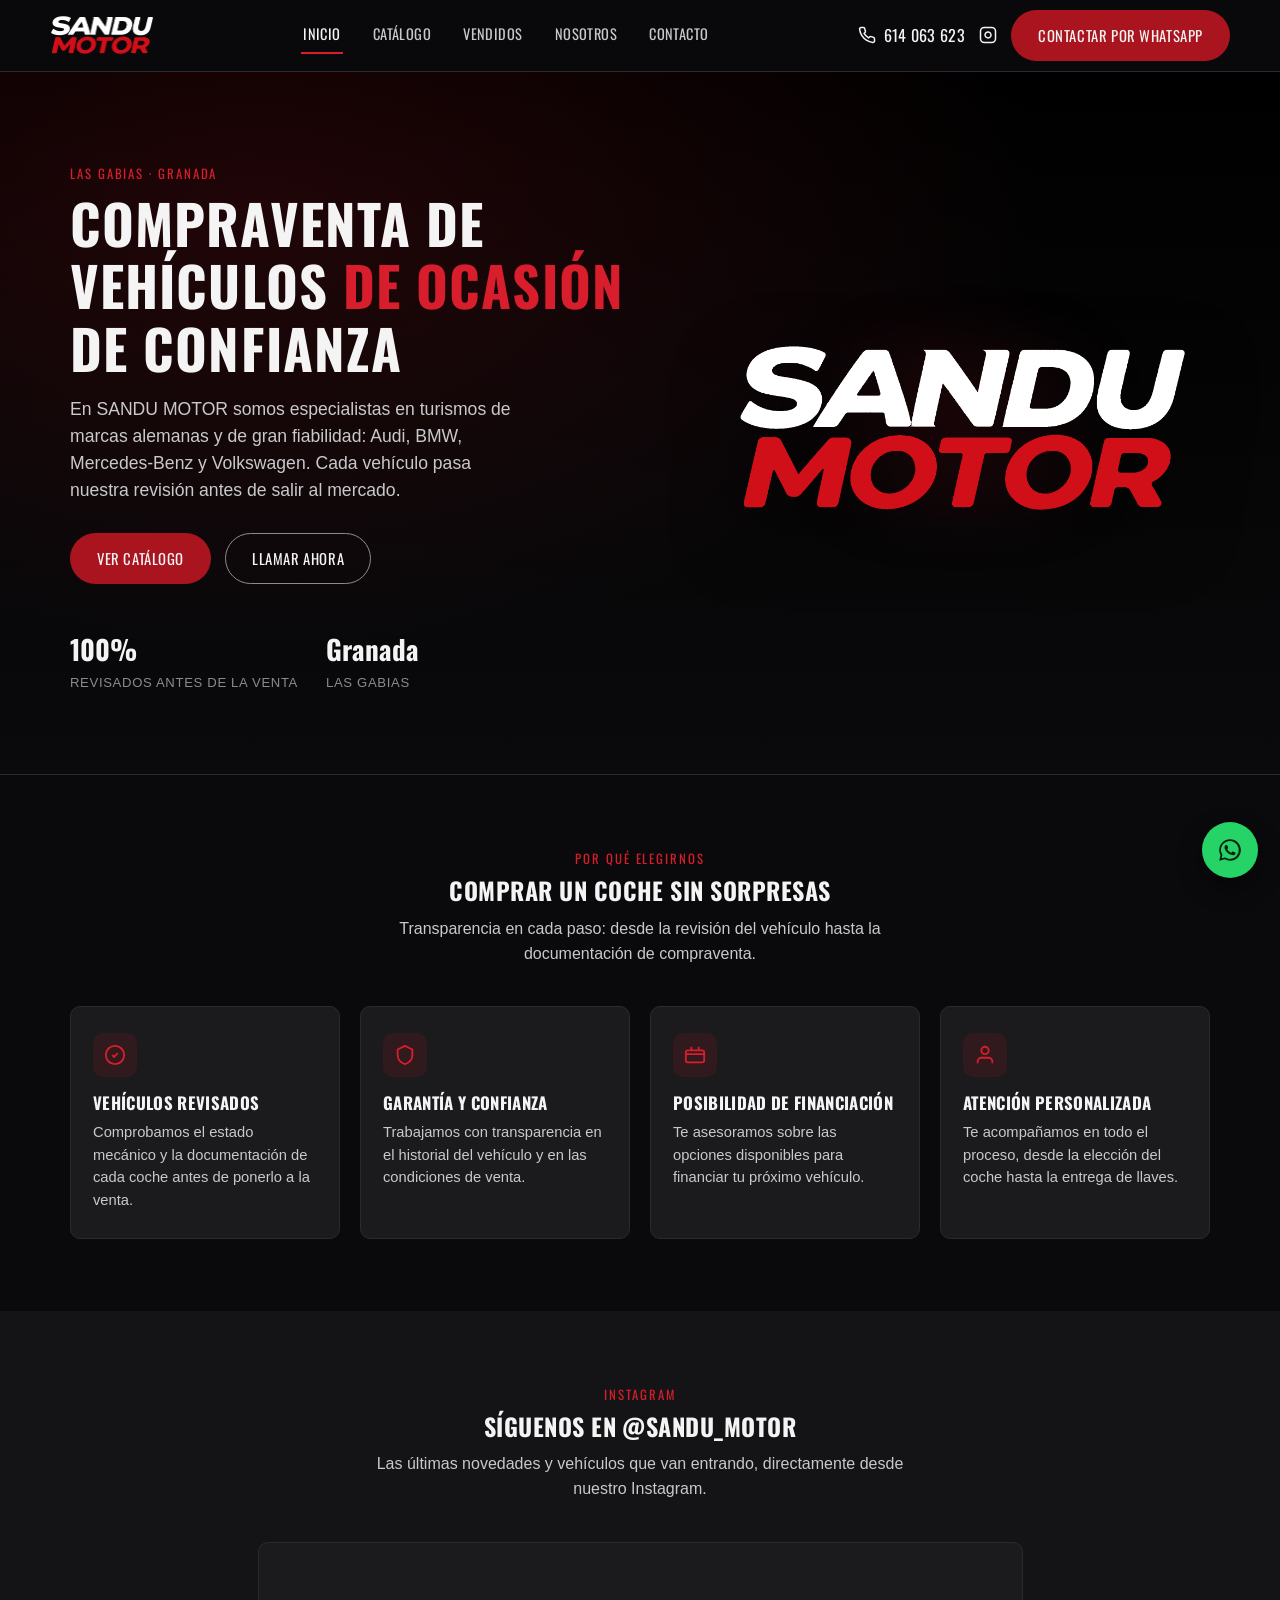
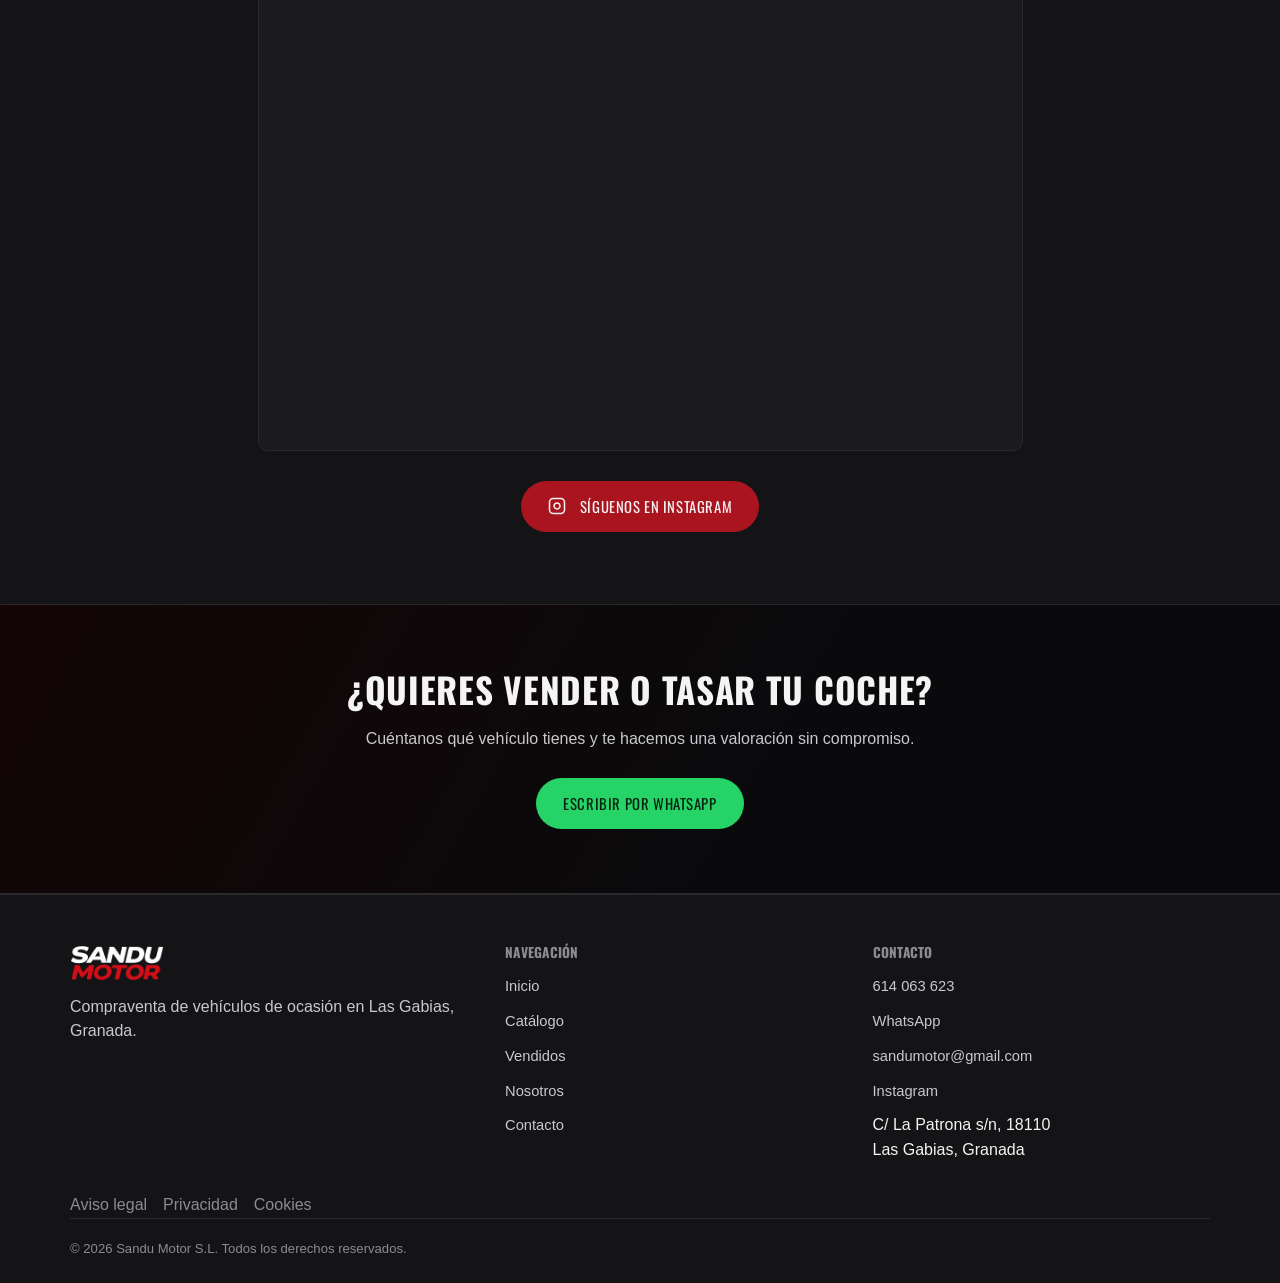
<file: index.html>
<!doctype html>
<html lang="es">
<head>
<meta charset="UTF-8">
<meta name="viewport" content="width=device-width, initial-scale=1">
<title>SANDU MOTOR | Compraventa de vehículos en Granada</title>
<meta name="description" content="SANDU MOTOR, compraventa de vehículos de ocasión en Las Gabias (Granada). Especialistas en Audi, BMW, Mercedes y Volkswagen. Vehículos revisados y con garantía.">
<!-- Actualizar con el dominio definitivo cuando la web esté publicada -->
<link rel="canonical" href="https://www.sandumotor.es/">
<link rel="icon" type="image/png" sizes="32x32" href="img/favicon-32.png">
<link rel="icon" type="image/png" sizes="16x16" href="img/favicon-16.png">
<link rel="apple-touch-icon" href="img/apple-touch-icon.png">
<link rel="icon" href="img/favicon.png">
<link rel="manifest" href="site.webmanifest">
<meta name="theme-color" content="#0a0a0c">
<meta property="og:type" content="website">
<meta property="og:locale" content="es_ES">
<meta property="og:site_name" content="SANDU MOTOR">
<meta property="og:title" content="SANDU MOTOR | Compraventa de vehículos en Granada">
<meta property="og:description" content="Compraventa de vehículos de ocasión en Las Gabias (Granada). Especialistas en Audi, BMW, Mercedes y Volkswagen. Vehículos revisados y con garantía.">
<meta property="og:image" content="https://www.sandumotor.es/img/og-image.jpg">
<meta property="og:image:width" content="1200">
<meta property="og:image:height" content="630">
<meta property="og:url" content="https://www.sandumotor.es/">
<meta name="twitter:card" content="summary_large_image">
<meta name="twitter:title" content="SANDU MOTOR | Compraventa de vehículos en Granada">
<meta name="twitter:description" content="Compraventa de vehículos de ocasión en Las Gabias (Granada). Especialistas en Audi, BMW, Mercedes y Volkswagen.">
<meta name="twitter:image" content="https://www.sandumotor.es/img/og-image.jpg">
<link rel="stylesheet" href="css/styles.css?v=8">
<noscript><style>.section-head,.feature-card,.vehicle-card,.faq-item,.about-grid>div,.contact-grid>div,.vehicle-detail>div,.cta-band{opacity:1!important;transform:none!important;}</style></noscript>
<script type="application/ld+json">
{
  "@context": "https://schema.org",
  "@type": "AutomotiveBusiness",
  "name": "Sandu Motor",
  "image": "https://www.sandumotor.es/img/og-image.jpg",
  "telephone": "+34614063623",
  "priceRange": "€€",
  "address": {
    "@type": "PostalAddress",
    "streetAddress": "Calle La Patrona s/n",
    "addressLocality": "Las Gabias",
    "postalCode": "18110",
    "addressRegion": "Granada",
    "addressCountry": "ES"
  },
  "geo": {
    "@type": "GeoCoordinates",
    "latitude": 37.1295257,
    "longitude": -3.6723797
  },
  "url": "https://www.sandumotor.es/",
  "sameAs": ["https://wa.me/34614063623"]
}
</script>
</head>
<body>

<header class="site-header">
  <div class="container header-inner">
    <a href="index.html" class="brand">
      <img src="img/logo.png" alt="SANDU MOTOR">
    </a>
    <nav class="main-nav">
      <a href="index.html" class="active">Inicio</a>
      <a href="catalogo.html">Catálogo</a>
      <a href="vendidos.html">Vendidos</a>
      <a href="nosotros.html">Nosotros</a>
      <a href="contacto.html">Contacto</a>
    </nav>
    <div class="header-actions">
      <a href="tel:+34614063623" class="header-phone">
        <svg width="18" height="18" viewBox="0 0 24 24" fill="none" stroke="currentColor" stroke-width="2"><path d="M22 16.92v3a2 2 0 0 1-2.18 2 19.79 19.79 0 0 1-8.63-3.07 19.5 19.5 0 0 1-6-6 19.79 19.79 0 0 1-3.07-8.67A2 2 0 0 1 4.11 2h3a2 2 0 0 1 2 1.72c.127.96.361 1.903.7 2.81a2 2 0 0 1-.45 2.11L8.09 9.91a16 16 0 0 0 6 6l1.27-1.27a2 2 0 0 1 2.11-.45c.907.339 1.85.573 2.81.7A2 2 0 0 1 22 16.92z"/></svg>
        <span class="header-phone-label">614 063 623</span>
      </a>
      <a href="https://www.instagram.com/sandu_motor/" target="_blank" rel="noopener" class="header-phone" aria-label="Instagram">
        <svg width="18" height="18" viewBox="0 0 24 24" fill="none" stroke="currentColor" stroke-width="2"><rect x="2" y="2" width="20" height="20" rx="5"/><path d="M16 11.37A4 4 0 1 1 12.63 8 4 4 0 0 1 16 11.37z"/><line x1="17.5" y1="6.5" x2="17.51" y2="6.5"/></svg>
      </a>
      <a href="https://wa.me/34614063623" target="_blank" rel="noopener" class="btn btn-primary">
        <span class="long">Contactar por WhatsApp</span><span>WhatsApp</span>
      </a>
      <button class="nav-toggle" aria-label="Abrir menú" aria-expanded="false">
        <svg width="20" height="20" viewBox="0 0 24 24" fill="none" stroke="currentColor" stroke-width="2"><line x1="3" y1="6" x2="21" y2="6"/><line x1="3" y1="12" x2="21" y2="12"/><line x1="3" y1="18" x2="21" y2="18"/></svg>
      </button>
    </div>
  </div>
</header>

<section class="hero">
  <div class="container hero-grid">
    <div>
      <span class="kicker">Las Gabias · Granada</span>
      <h1>Compraventa de vehículos <span>de ocasión</span> de confianza</h1>
      <p class="hero-lead">En SANDU MOTOR somos especialistas en turismos de marcas alemanas y de gran fiabilidad: Audi, BMW, Mercedes-Benz y Volkswagen. Cada vehículo pasa nuestra revisión antes de salir al mercado.</p>
      <div class="hero-cta">
        <a href="catalogo.html" class="btn btn-primary">Ver catálogo</a>
        <a href="tel:+34614063623" class="btn btn-outline">Llamar ahora</a>
      </div>
      <div class="hero-stats">
        <div class="hero-stat"><strong>100%</strong><span>Revisados antes de la venta</span></div>
        <div class="hero-stat"><strong>Granada</strong><span>Las Gabias</span></div>
      </div>
    </div>
    <div class="hero-visual">
      <img src="img/logo.png" alt="SANDU MOTOR">
    </div>
  </div>
</section>

<section class="section">
  <div class="container">
    <div class="section-head">
      <span class="kicker">Por qué elegirnos</span>
      <h2>Comprar un coche sin sorpresas</h2>
      <p>Transparencia en cada paso: desde la revisión del vehículo hasta la documentación de compraventa.</p>
    </div>
    <div class="features-grid">
      <div class="feature-card">
        <div class="icon">
          <svg width="22" height="22" viewBox="0 0 24 24" fill="none" stroke="currentColor" stroke-width="2"><path d="M9 12l2 2 4-4"/><circle cx="12" cy="12" r="10"/></svg>
        </div>
        <h3>Vehículos revisados</h3>
        <p>Comprobamos el estado mecánico y la documentación de cada coche antes de ponerlo a la venta.</p>
      </div>
      <div class="feature-card">
        <div class="icon">
          <svg width="22" height="22" viewBox="0 0 24 24" fill="none" stroke="currentColor" stroke-width="2"><path d="M12 2l8 4v6c0 5-3.5 8.5-8 10-4.5-1.5-8-5-8-10V6l8-4z"/></svg>
        </div>
        <h3>Garantía y confianza</h3>
        <p>Trabajamos con transparencia en el historial del vehículo y en las condiciones de venta.</p>
      </div>
      <div class="feature-card">
        <div class="icon">
          <svg width="22" height="22" viewBox="0 0 24 24" fill="none" stroke="currentColor" stroke-width="2"><rect x="2" y="7" width="20" height="13" rx="2"/><path d="M16 3v4M8 3v4M2 11h20"/></svg>
        </div>
        <h3>Posibilidad de financiación</h3>
        <p>Te asesoramos sobre las opciones disponibles para financiar tu próximo vehículo.</p>
      </div>
      <div class="feature-card">
        <div class="icon">
          <svg width="22" height="22" viewBox="0 0 24 24" fill="none" stroke="currentColor" stroke-width="2"><path d="M20 21v-2a4 4 0 0 0-4-4H8a4 4 0 0 0-4 4v2"/><circle cx="12" cy="7" r="4"/></svg>
        </div>
        <h3>Atención personalizada</h3>
        <p>Te acompañamos en todo el proceso, desde la elección del coche hasta la entrega de llaves.</p>
      </div>
    </div>
  </div>
</section>

<section class="section section-alt">
  <div class="container">
    <div class="section-head">
      <span class="kicker">Instagram</span>
      <h2>Síguenos en @sandu_motor</h2>
      <p>Las últimas novedades y vehículos que van entrando, directamente desde nuestro Instagram.</p>
    </div>
    <div class="instagram-widget-card">
      <iframe src="https://snapwidget.com/embed/2de1c9bd-12c1-4729-a5a7-8187289c65a6" class="snapwidget-widget" allowtransparency="true" frameborder="0" scrolling="no" title="Publicaciones de Instagram de SANDU MOTOR"></iframe>
    </div>
    <div style="text-align:center; margin-top:30px;">
      <a href="https://www.instagram.com/sandu_motor/" target="_blank" rel="noopener" class="btn btn-primary">
        <svg width="18" height="18" viewBox="0 0 24 24" fill="none" stroke="currentColor" stroke-width="2" style="vertical-align:-4px; margin-right:6px;"><rect x="2" y="2" width="20" height="20" rx="5"/><path d="M16 11.37A4 4 0 1 1 12.63 8 4 4 0 0 1 16 11.37z"/><line x1="17.5" y1="6.5" x2="17.51" y2="6.5"/></svg>
        Síguenos en Instagram
      </a>
    </div>
  </div>
</section>

<section class="cta-band">
  <div class="container">
    <h2>¿Quieres vender o tasar tu coche?</h2>
    <p>Cuéntanos qué vehículo tienes y te hacemos una valoración sin compromiso.</p>
    <a href="https://wa.me/34614063623?text=Hola%2C%20quiero%20informaci%C3%B3n%20sobre%20vender%2Ftasar%20mi%20coche" target="_blank" rel="noopener" class="btn btn-whatsapp">Escribir por WhatsApp</a>
  </div>
</section>

<footer class="site-footer">
  <div class="container">
    <div class="footer-grid">
      <div>
        <img src="img/logo.png" alt="SANDU MOTOR">
        <p>Compraventa de vehículos de ocasión en Las Gabias, Granada.</p>
      </div>
      <div class="footer-col">
        <h4>Navegación</h4>
        <ul>
          <li><a href="index.html">Inicio</a></li>
          <li><a href="catalogo.html">Catálogo</a></li>
          <li><a href="vendidos.html">Vendidos</a></li>
          <li><a href="nosotros.html">Nosotros</a></li>
          <li><a href="contacto.html">Contacto</a></li>
        </ul>
      </div>
      <div class="footer-col">
        <h4>Contacto</h4>
        <ul>
          <li><a href="tel:+34614063623">614 063 623</a></li>
          <li><a href="https://wa.me/34614063623" target="_blank" rel="noopener">WhatsApp</a></li>
          <li><a href="mailto:sandumotor@gmail.com">sandumotor@gmail.com</a></li>
          <li><a href="https://www.instagram.com/sandu_motor/" target="_blank" rel="noopener">Instagram</a></li>
          <li>C/ La Patrona s/n, 18110<br>Las Gabias, Granada</li>
        </ul>
      </div>
    </div>
    <div class="footer-legal-links">
      <a href="aviso-legal.html">Aviso legal</a>
      <a href="privacidad.html">Privacidad</a>
      <a href="cookies.html">Cookies</a>
    </div>
    <div class="footer-bottom">
      <span>© <span id="year"></span> Sandu Motor S.L. Todos los derechos reservados.</span>
    </div>
  </div>
</footer>

<a href="https://wa.me/34614063623" target="_blank" rel="noopener" class="wa-float" aria-label="WhatsApp">
  <svg width="26" height="26" viewBox="0 0 24 24" fill="currentColor"><path d="M12.04 2c-5.52 0-10 4.48-10 10 0 1.77.46 3.45 1.26 4.9L2 22l5.25-1.38A9.95 9.95 0 0 0 12.04 22c5.52 0 10-4.48 10-10s-4.48-10-10-10zm0 18.2c-1.6 0-3.1-.43-4.4-1.2l-.32-.19-3.12.82.83-3.04-.2-.33a8.2 8.2 0 1 1 7.21 3.94zm4.52-6.12c-.25-.12-1.47-.72-1.7-.8-.23-.08-.4-.12-.56.12-.17.25-.65.8-.8.96-.15.17-.3.19-.55.06-.25-.12-1.05-.39-2-1.23-.74-.66-1.24-1.47-1.38-1.72-.15-.25-.02-.38.11-.5.11-.11.25-.3.37-.44.12-.15.16-.25.25-.42.08-.17.04-.31-.02-.44-.06-.12-.56-1.35-.77-1.85-.2-.48-.41-.42-.56-.43h-.48c-.17 0-.44.06-.67.31-.23.25-.87.85-.87 2.08s.9 2.41 1.02 2.58c.12.17 1.78 2.72 4.3 3.81.6.26 1.07.41 1.44.53.6.19 1.15.16 1.58.1.48-.07 1.47-.6 1.68-1.18.21-.58.21-1.07.15-1.18-.06-.1-.23-.17-.48-.29z"/></svg>
</a>

<script>document.getElementById("year").textContent = new Date().getFullYear();</script>
<script src="js/main.js?v=9"></script>
</body>
</html>
</file>
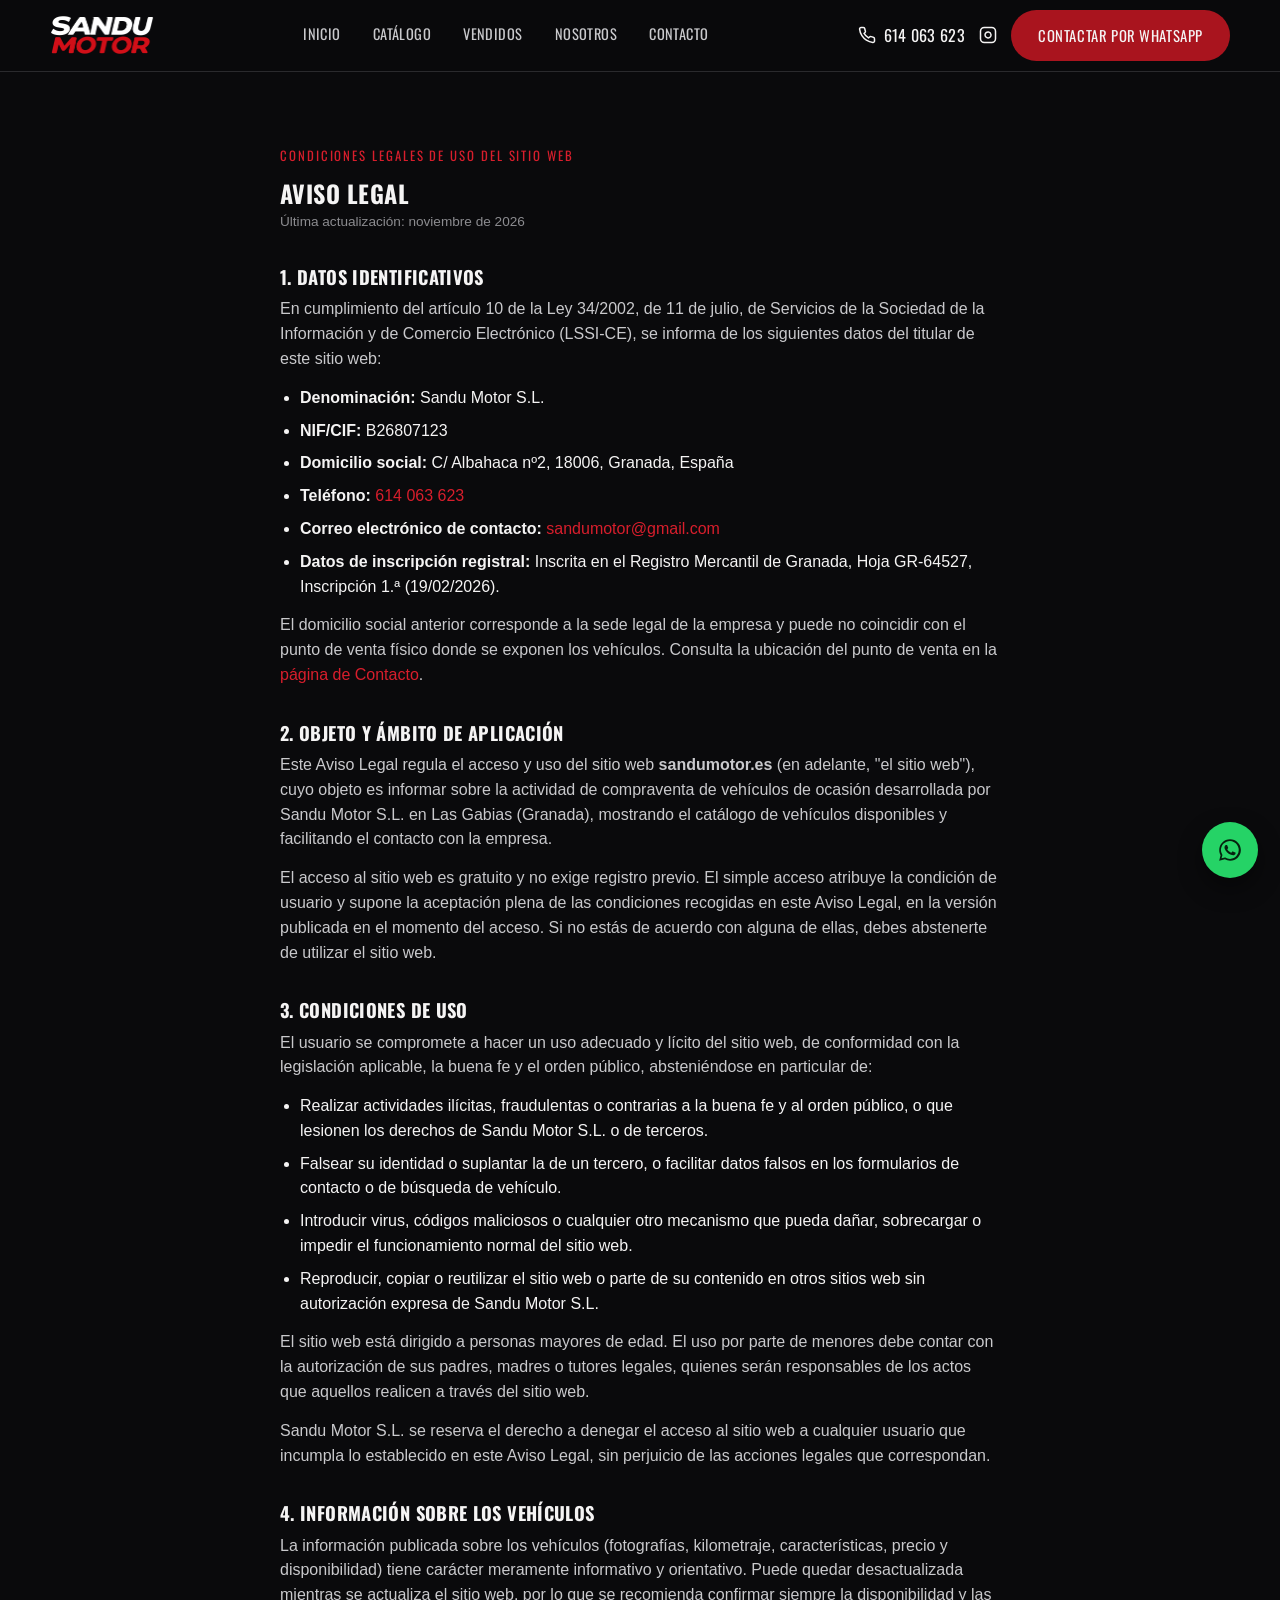
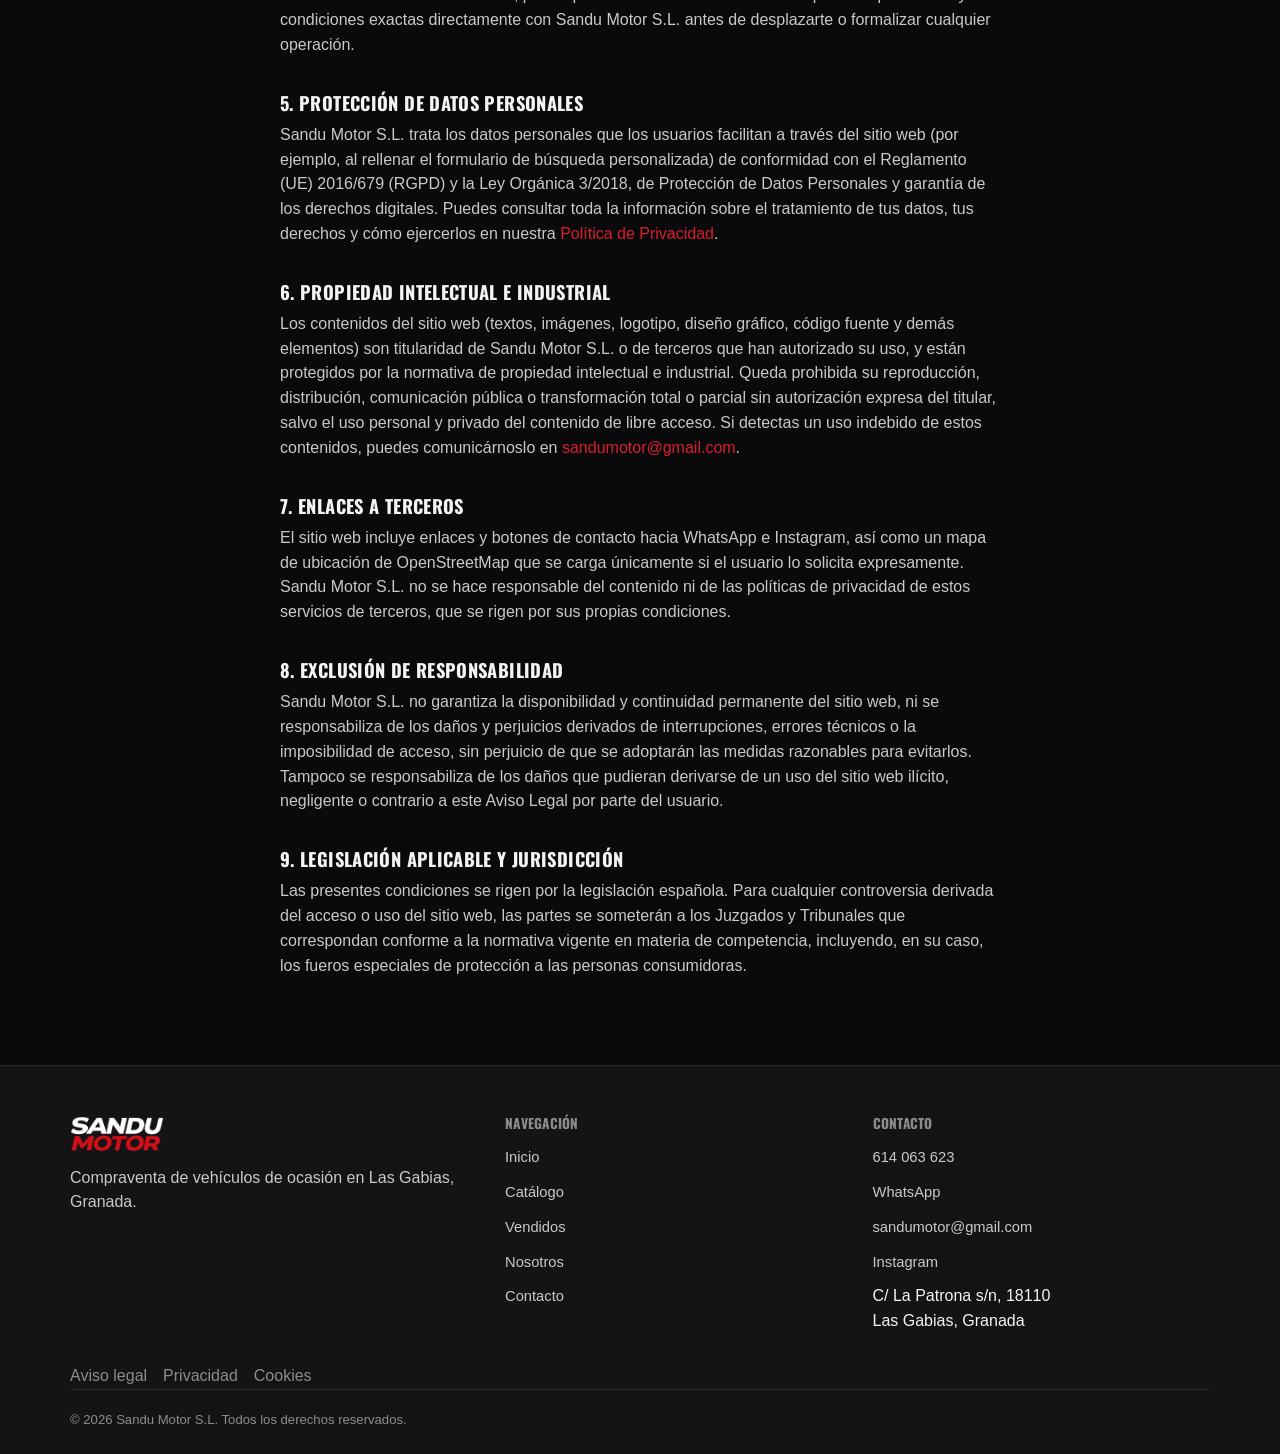
<file: aviso-legal.html>
<!doctype html>
<html lang="es">
<head>
<meta charset="UTF-8">
<meta name="viewport" content="width=device-width, initial-scale=1">
<title>Aviso Legal | SANDU MOTOR</title>
<meta name="description" content="Información legal y condiciones de uso de sandumotor.es.">
<link rel="canonical" href="https://www.sandumotor.es/aviso-legal.html">
<link rel="icon" type="image/png" sizes="32x32" href="img/favicon-32.png">
<link rel="icon" type="image/png" sizes="16x16" href="img/favicon-16.png">
<link rel="apple-touch-icon" href="img/apple-touch-icon.png">
<link rel="icon" href="img/favicon.png">
<link rel="manifest" href="site.webmanifest">
<meta name="theme-color" content="#0a0a0c">
<link rel="stylesheet" href="css/styles.css?v=8">
<noscript><style>.section-head,.feature-card,.vehicle-card,.faq-item,.about-grid>div,.contact-grid>div,.vehicle-detail>div,.cta-band{opacity:1!important;transform:none!important;}</style></noscript>
</head>
<body>

<header class="site-header">
  <div class="container header-inner">
    <a href="index.html" class="brand">
      <img src="img/logo.png" alt="SANDU MOTOR">
    </a>
    <nav class="main-nav">
      <a href="index.html">Inicio</a>
      <a href="catalogo.html">Catálogo</a>
      <a href="vendidos.html">Vendidos</a>
      <a href="nosotros.html">Nosotros</a>
      <a href="contacto.html">Contacto</a>
    </nav>
    <div class="header-actions">
      <a href="tel:+34614063623" class="header-phone">
        <svg width="18" height="18" viewBox="0 0 24 24" fill="none" stroke="currentColor" stroke-width="2"><path d="M22 16.92v3a2 2 0 0 1-2.18 2 19.79 19.79 0 0 1-8.63-3.07 19.5 19.5 0 0 1-6-6 19.79 19.79 0 0 1-3.07-8.67A2 2 0 0 1 4.11 2h3a2 2 0 0 1 2 1.72c.127.96.361 1.903.7 2.81a2 2 0 0 1-.45 2.11L8.09 9.91a16 16 0 0 0 6 6l1.27-1.27a2 2 0 0 1 2.11-.45c.907.339 1.85.573 2.81.7A2 2 0 0 1 22 16.92z"/></svg>
        <span class="header-phone-label">614 063 623</span>
      </a>
      <a href="https://www.instagram.com/sandu_motor/" target="_blank" rel="noopener" class="header-phone" aria-label="Instagram">
        <svg width="18" height="18" viewBox="0 0 24 24" fill="none" stroke="currentColor" stroke-width="2"><rect x="2" y="2" width="20" height="20" rx="5"/><path d="M16 11.37A4 4 0 1 1 12.63 8 4 4 0 0 1 16 11.37z"/><line x1="17.5" y1="6.5" x2="17.51" y2="6.5"/></svg>
      </a>
      <a href="https://wa.me/34614063623" target="_blank" rel="noopener" class="btn btn-primary">
        <span class="long">Contactar por WhatsApp</span><span>WhatsApp</span>
      </a>
      <button class="nav-toggle" aria-label="Abrir menú" aria-expanded="false">
        <svg width="20" height="20" viewBox="0 0 24 24" fill="none" stroke="currentColor" stroke-width="2"><line x1="3" y1="6" x2="21" y2="6"/><line x1="3" y1="12" x2="21" y2="12"/><line x1="3" y1="18" x2="21" y2="18"/></svg>
      </button>
    </div>
  </div>
</header>

<section class="section">
  <div class="container legal-page">
    <span class="kicker">Condiciones legales de uso del sitio web</span>
    <h1>Aviso Legal</h1>

    <p class="legal-updated">Última actualización: noviembre de 2026</p>

    <h2>1. Datos identificativos</h2>
    <p>En cumplimiento del artículo 10 de la Ley 34/2002, de 11 de julio, de Servicios de la Sociedad de la Información y de Comercio Electrónico (LSSI-CE), se informa de los siguientes datos del titular de este sitio web:</p>
    <ul>
      <li><strong>Denominación:</strong> Sandu Motor S.L.</li>
      <li><strong>NIF/CIF:</strong> B26807123</li>
      <li><strong>Domicilio social:</strong> C/ Albahaca nº2, 18006, Granada, España</li>
      <li><strong>Teléfono:</strong> <a href="tel:+34614063623">614 063 623</a></li>
      <li><strong>Correo electrónico de contacto:</strong> <a href="mailto:sandumotor@gmail.com">sandumotor@gmail.com</a></li>
      <li><strong>Datos de inscripción registral:</strong> Inscrita en el Registro Mercantil de Granada, Hoja GR-64527, Inscripción 1.ª (19/02/2026).</li>
    </ul>
    <p>El domicilio social anterior corresponde a la sede legal de la empresa y puede no coincidir con el punto de venta físico donde se exponen los vehículos. Consulta la ubicación del punto de venta en la <a href="contacto.html">página de Contacto</a>.</p>

    <h2>2. Objeto y ámbito de aplicación</h2>
    <p>Este Aviso Legal regula el acceso y uso del sitio web <strong>sandumotor.es</strong> (en adelante, "el sitio web"), cuyo objeto es informar sobre la actividad de compraventa de vehículos de ocasión desarrollada por Sandu Motor S.L. en Las Gabias (Granada), mostrando el catálogo de vehículos disponibles y facilitando el contacto con la empresa.</p>
    <p>El acceso al sitio web es gratuito y no exige registro previo. El simple acceso atribuye la condición de usuario y supone la aceptación plena de las condiciones recogidas en este Aviso Legal, en la versión publicada en el momento del acceso. Si no estás de acuerdo con alguna de ellas, debes abstenerte de utilizar el sitio web.</p>

    <h2>3. Condiciones de uso</h2>
    <p>El usuario se compromete a hacer un uso adecuado y lícito del sitio web, de conformidad con la legislación aplicable, la buena fe y el orden público, absteniéndose en particular de:</p>
    <ul>
      <li>Realizar actividades ilícitas, fraudulentas o contrarias a la buena fe y al orden público, o que lesionen los derechos de Sandu Motor S.L. o de terceros.</li>
      <li>Falsear su identidad o suplantar la de un tercero, o facilitar datos falsos en los formularios de contacto o de búsqueda de vehículo.</li>
      <li>Introducir virus, códigos maliciosos o cualquier otro mecanismo que pueda dañar, sobrecargar o impedir el funcionamiento normal del sitio web.</li>
      <li>Reproducir, copiar o reutilizar el sitio web o parte de su contenido en otros sitios web sin autorización expresa de Sandu Motor S.L.</li>
    </ul>
    <p>El sitio web está dirigido a personas mayores de edad. El uso por parte de menores debe contar con la autorización de sus padres, madres o tutores legales, quienes serán responsables de los actos que aquellos realicen a través del sitio web.</p>
    <p>Sandu Motor S.L. se reserva el derecho a denegar el acceso al sitio web a cualquier usuario que incumpla lo establecido en este Aviso Legal, sin perjuicio de las acciones legales que correspondan.</p>

    <h2>4. Información sobre los vehículos</h2>
    <p>La información publicada sobre los vehículos (fotografías, kilometraje, características, precio y disponibilidad) tiene carácter meramente informativo y orientativo. Puede quedar desactualizada mientras se actualiza el sitio web, por lo que se recomienda confirmar siempre la disponibilidad y las condiciones exactas directamente con Sandu Motor S.L. antes de desplazarte o formalizar cualquier operación.</p>

    <h2>5. Protección de datos personales</h2>
    <p>Sandu Motor S.L. trata los datos personales que los usuarios facilitan a través del sitio web (por ejemplo, al rellenar el formulario de búsqueda personalizada) de conformidad con el Reglamento (UE) 2016/679 (RGPD) y la Ley Orgánica 3/2018, de Protección de Datos Personales y garantía de los derechos digitales. Puedes consultar toda la información sobre el tratamiento de tus datos, tus derechos y cómo ejercerlos en nuestra <a href="privacidad.html">Política de Privacidad</a>.</p>

    <h2>6. Propiedad intelectual e industrial</h2>
    <p>Los contenidos del sitio web (textos, imágenes, logotipo, diseño gráfico, código fuente y demás elementos) son titularidad de Sandu Motor S.L. o de terceros que han autorizado su uso, y están protegidos por la normativa de propiedad intelectual e industrial. Queda prohibida su reproducción, distribución, comunicación pública o transformación total o parcial sin autorización expresa del titular, salvo el uso personal y privado del contenido de libre acceso. Si detectas un uso indebido de estos contenidos, puedes comunicárnoslo en <a href="mailto:sandumotor@gmail.com">sandumotor@gmail.com</a>.</p>

    <h2>7. Enlaces a terceros</h2>
    <p>El sitio web incluye enlaces y botones de contacto hacia WhatsApp e Instagram, así como un mapa de ubicación de OpenStreetMap que se carga únicamente si el usuario lo solicita expresamente. Sandu Motor S.L. no se hace responsable del contenido ni de las políticas de privacidad de estos servicios de terceros, que se rigen por sus propias condiciones.</p>

    <h2>8. Exclusión de responsabilidad</h2>
    <p>Sandu Motor S.L. no garantiza la disponibilidad y continuidad permanente del sitio web, ni se responsabiliza de los daños y perjuicios derivados de interrupciones, errores técnicos o la imposibilidad de acceso, sin perjuicio de que se adoptarán las medidas razonables para evitarlos. Tampoco se responsabiliza de los daños que pudieran derivarse de un uso del sitio web ilícito, negligente o contrario a este Aviso Legal por parte del usuario.</p>

    <h2>9. Legislación aplicable y jurisdicción</h2>
    <p>Las presentes condiciones se rigen por la legislación española. Para cualquier controversia derivada del acceso o uso del sitio web, las partes se someterán a los Juzgados y Tribunales que correspondan conforme a la normativa vigente en materia de competencia, incluyendo, en su caso, los fueros especiales de protección a las personas consumidoras.</p>

  </div>
</section>

<footer class="site-footer">
  <div class="container">
    <div class="footer-grid">
      <div>
        <img src="img/logo.png" alt="SANDU MOTOR">
        <p>Compraventa de vehículos de ocasión en Las Gabias, Granada.</p>
      </div>
      <div class="footer-col">
        <h4>Navegación</h4>
        <ul>
          <li><a href="index.html">Inicio</a></li>
          <li><a href="catalogo.html">Catálogo</a></li>
          <li><a href="vendidos.html">Vendidos</a></li>
          <li><a href="nosotros.html">Nosotros</a></li>
          <li><a href="contacto.html">Contacto</a></li>
        </ul>
      </div>
      <div class="footer-col">
        <h4>Contacto</h4>
        <ul>
          <li><a href="tel:+34614063623">614 063 623</a></li>
          <li><a href="https://wa.me/34614063623" target="_blank" rel="noopener">WhatsApp</a></li>
          <li><a href="mailto:sandumotor@gmail.com">sandumotor@gmail.com</a></li>
          <li><a href="https://www.instagram.com/sandu_motor/" target="_blank" rel="noopener">Instagram</a></li>
          <li>C/ La Patrona s/n, 18110<br>Las Gabias, Granada</li>
        </ul>
      </div>
    </div>
    <div class="footer-legal-links">
      <a href="aviso-legal.html">Aviso legal</a>
      <a href="privacidad.html">Privacidad</a>
      <a href="cookies.html">Cookies</a>
    </div>
    <div class="footer-bottom">
      <span>© <span id="year"></span> Sandu Motor S.L. Todos los derechos reservados.</span>
    </div>
  </div>
</footer>

<a href="https://wa.me/34614063623" target="_blank" rel="noopener" class="wa-float" aria-label="WhatsApp">
  <svg width="26" height="26" viewBox="0 0 24 24" fill="currentColor"><path d="M12.04 2c-5.52 0-10 4.48-10 10 0 1.77.46 3.45 1.26 4.9L2 22l5.25-1.38A9.95 9.95 0 0 0 12.04 22c5.52 0 10-4.48 10-10s-4.48-10-10-10zm0 18.2c-1.6 0-3.1-.43-4.4-1.2l-.32-.19-3.12.82.83-3.04-.2-.33a8.2 8.2 0 1 1 7.21 3.94zm4.52-6.12c-.25-.12-1.47-.72-1.7-.8-.23-.08-.4-.12-.56.12-.17.25-.65.8-.8.96-.15.17-.3.19-.55.06-.25-.12-1.05-.39-2-1.23-.74-.66-1.24-1.47-1.38-1.72-.15-.25-.02-.38.11-.5.11-.11.25-.3.37-.44.12-.15.16-.25.25-.42.08-.17.04-.31-.02-.44-.06-.12-.56-1.35-.77-1.85-.2-.48-.41-.42-.56-.43h-.48c-.17 0-.44.06-.67.31-.23.25-.87.85-.87 2.08s.9 2.41 1.02 2.58c.12.17 1.78 2.72 4.3 3.81.6.26 1.07.41 1.44.53.6.19 1.15.16 1.58.1.48-.07 1.47-.6 1.68-1.18.21-.58.21-1.07.15-1.18-.06-.1-.23-.17-.48-.29z"/></svg>
</a>

<script>document.getElementById("year").textContent = new Date().getFullYear();</script>
<script src="js/main.js?v=9"></script>
</body>
</html>
</file>
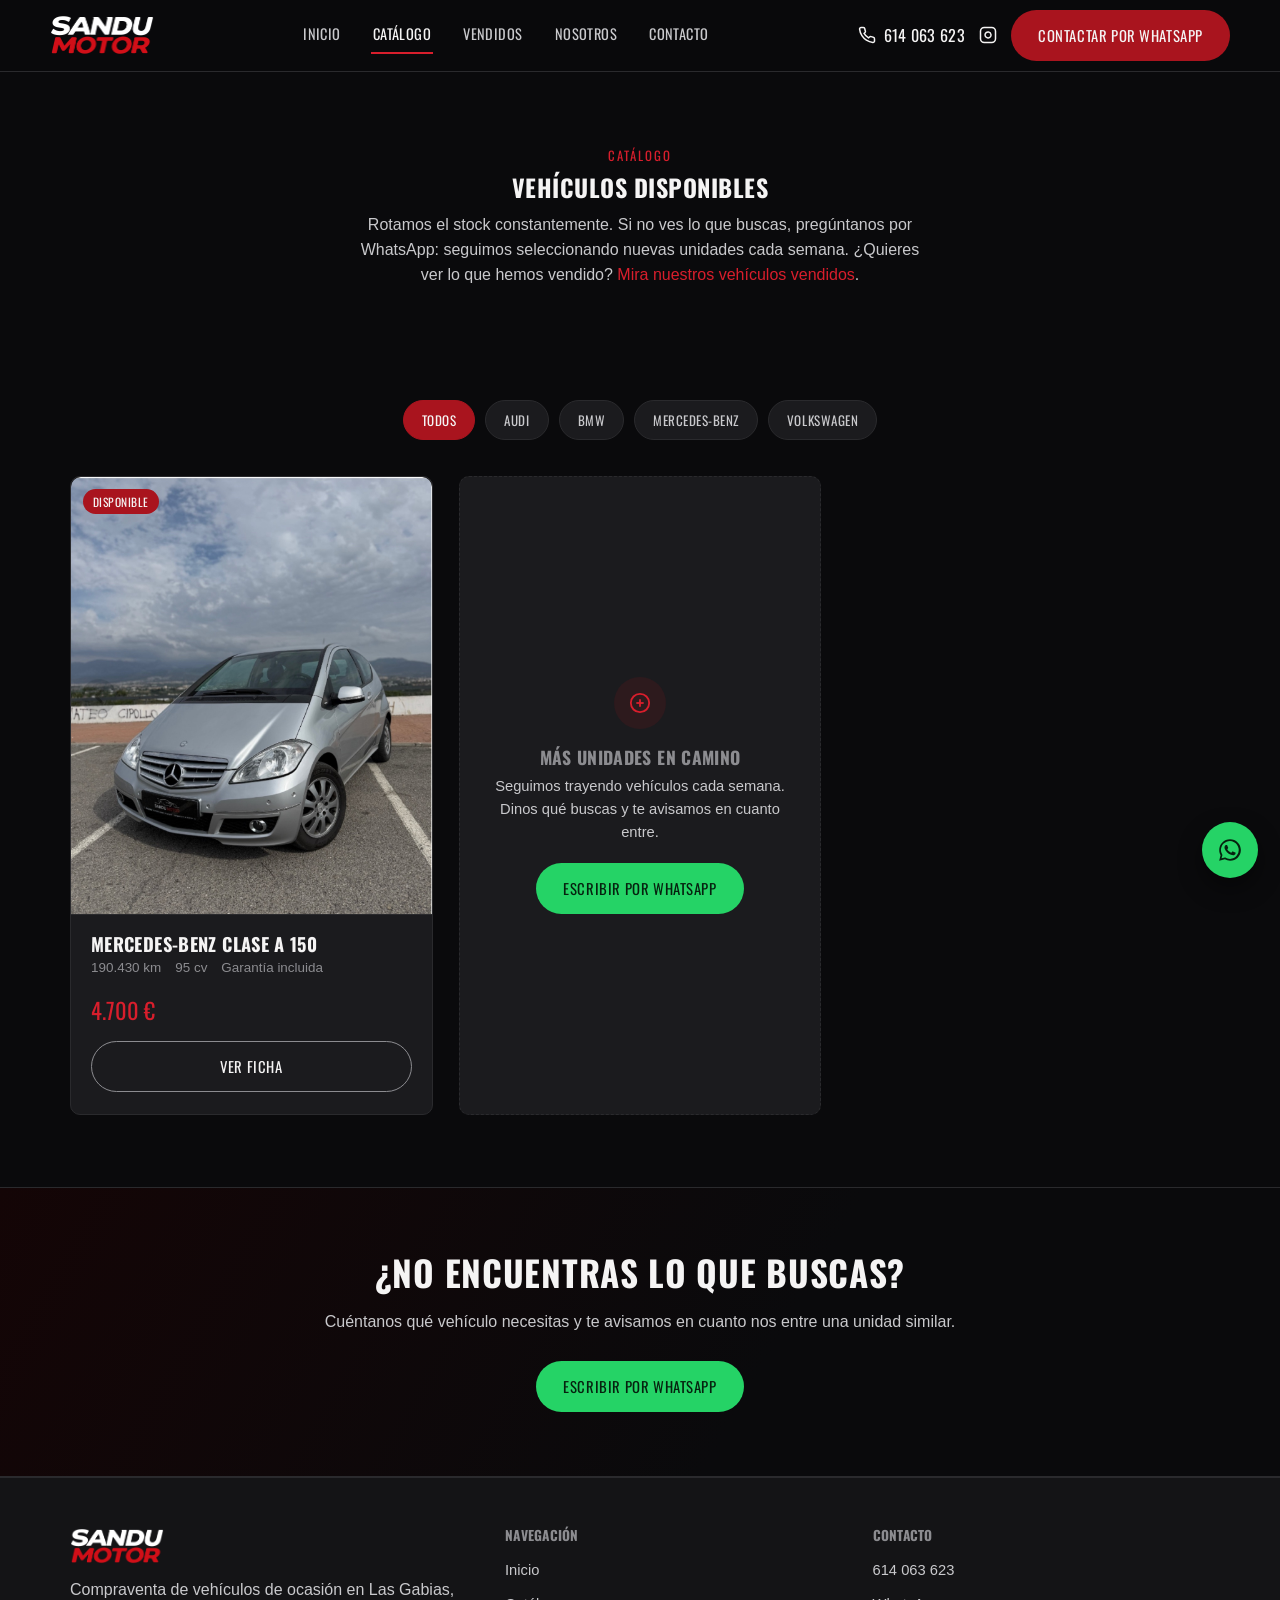
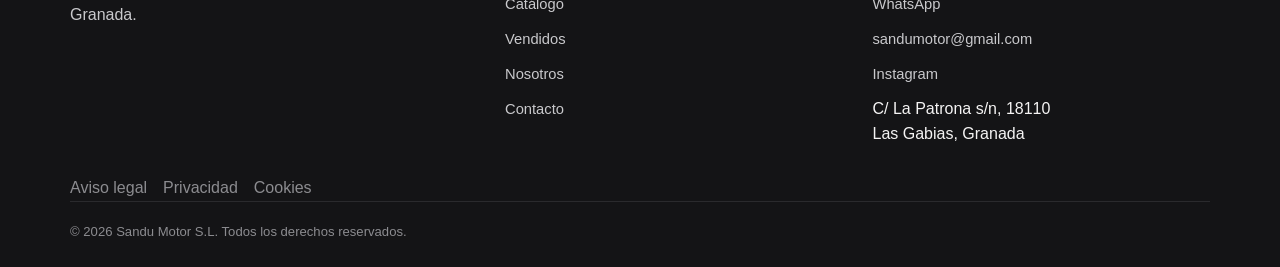
<file: catalogo.html>
<!doctype html>
<html lang="es">
<head>
<meta charset="UTF-8">
<meta name="viewport" content="width=device-width, initial-scale=1">
<title>Catálogo de vehículos | SANDU MOTOR</title>
<meta name="description" content="Catálogo de vehículos de ocasión disponibles en SANDU MOTOR, Las Gabias (Granada): Audi, BMW, Mercedes-Benz y Volkswagen.">
<link rel="canonical" href="https://www.sandumotor.es/catalogo.html">
<link rel="icon" type="image/png" sizes="32x32" href="img/favicon-32.png">
<link rel="icon" type="image/png" sizes="16x16" href="img/favicon-16.png">
<link rel="apple-touch-icon" href="img/apple-touch-icon.png">
<link rel="icon" href="img/favicon.png">
<link rel="manifest" href="site.webmanifest">
<meta name="theme-color" content="#0a0a0c">
<meta property="og:type" content="website">
<meta property="og:locale" content="es_ES">
<meta property="og:site_name" content="SANDU MOTOR">
<meta property="og:title" content="Catálogo de vehículos | SANDU MOTOR">
<meta property="og:description" content="Catálogo de vehículos de ocasión disponibles en SANDU MOTOR, Las Gabias (Granada).">
<meta property="og:image" content="https://www.sandumotor.es/img/og-image.jpg">
<meta property="og:image:width" content="1200">
<meta property="og:image:height" content="630">
<meta property="og:url" content="https://www.sandumotor.es/catalogo.html">
<meta name="twitter:card" content="summary_large_image">
<meta name="twitter:title" content="Catálogo de vehículos | SANDU MOTOR">
<meta name="twitter:description" content="Catálogo de vehículos de ocasión disponibles en SANDU MOTOR, Las Gabias (Granada).">
<meta name="twitter:image" content="https://www.sandumotor.es/img/og-image.jpg">
<link rel="stylesheet" href="css/styles.css?v=8">
<noscript><style>.section-head,.feature-card,.vehicle-card,.faq-item,.about-grid>div,.contact-grid>div,.vehicle-detail>div,.cta-band{opacity:1!important;transform:none!important;}</style></noscript>
</head>
<body>

<header class="site-header">
  <div class="container header-inner">
    <a href="index.html" class="brand">
      <img src="img/logo.png" alt="SANDU MOTOR">
    </a>
    <nav class="main-nav">
      <a href="index.html">Inicio</a>
      <a href="catalogo.html" class="active">Catálogo</a>
      <a href="vendidos.html">Vendidos</a>
      <a href="nosotros.html">Nosotros</a>
      <a href="contacto.html">Contacto</a>
    </nav>
    <div class="header-actions">
      <a href="tel:+34614063623" class="header-phone">
        <svg width="18" height="18" viewBox="0 0 24 24" fill="none" stroke="currentColor" stroke-width="2"><path d="M22 16.92v3a2 2 0 0 1-2.18 2 19.79 19.79 0 0 1-8.63-3.07 19.5 19.5 0 0 1-6-6 19.79 19.79 0 0 1-3.07-8.67A2 2 0 0 1 4.11 2h3a2 2 0 0 1 2 1.72c.127.96.361 1.903.7 2.81a2 2 0 0 1-.45 2.11L8.09 9.91a16 16 0 0 0 6 6l1.27-1.27a2 2 0 0 1 2.11-.45c.907.339 1.85.573 2.81.7A2 2 0 0 1 22 16.92z"/></svg>
        <span class="header-phone-label">614 063 623</span>
      </a>
      <a href="https://www.instagram.com/sandu_motor/" target="_blank" rel="noopener" class="header-phone" aria-label="Instagram">
        <svg width="18" height="18" viewBox="0 0 24 24" fill="none" stroke="currentColor" stroke-width="2"><rect x="2" y="2" width="20" height="20" rx="5"/><path d="M16 11.37A4 4 0 1 1 12.63 8 4 4 0 0 1 16 11.37z"/><line x1="17.5" y1="6.5" x2="17.51" y2="6.5"/></svg>
      </a>
      <a href="https://wa.me/34614063623" target="_blank" rel="noopener" class="btn btn-primary">
        <span class="long">Contactar por WhatsApp</span><span>WhatsApp</span>
      </a>
      <button class="nav-toggle" aria-label="Abrir menú" aria-expanded="false">
        <svg width="20" height="20" viewBox="0 0 24 24" fill="none" stroke="currentColor" stroke-width="2"><line x1="3" y1="6" x2="21" y2="6"/><line x1="3" y1="12" x2="21" y2="12"/><line x1="3" y1="18" x2="21" y2="18"/></svg>
      </button>
    </div>
  </div>
</header>

<section class="section" style="padding-bottom:0;">
  <div class="container section-head">
    <span class="kicker">Catálogo</span>
    <h1>Vehículos disponibles</h1>
    <p>Rotamos el stock constantemente. Si no ves lo que buscas, pregúntanos por WhatsApp: seguimos seleccionando nuevas unidades cada semana. ¿Quieres ver lo que hemos vendido? <a href="vendidos.html" style="color:var(--red-bright)">Mira nuestros vehículos vendidos</a>.</p>
  </div>
</section>

<section class="section">
  <div class="container">
    <div class="catalog-toolbar">
      <button class="filter-btn active" data-filter="todos">Todos</button>
      <button class="filter-btn" data-filter="audi">Audi</button>
      <button class="filter-btn" data-filter="bmw">BMW</button>
      <button class="filter-btn" data-filter="mercedes">Mercedes-Benz</button>
      <button class="filter-btn" data-filter="volkswagen">Volkswagen</button>
    </div>

    <div class="vehicles-grid">

      <article class="vehicle-card" data-brand="mercedes">
        <div class="vehicle-photo">
          <span class="vehicle-tag">Disponible</span>
          <img src="img/vehiculos/mercedes-clase-a150/foto-01.jpg" alt="Mercedes-Benz Clase A 150">
        </div>
        <div class="vehicle-body">
          <h3>Mercedes-Benz Clase A 150</h3>
          <div class="vehicle-meta">
            <span>190.430 km</span><span>95 cv</span><span>Garantía incluida</span>
          </div>
          <div class="vehicle-price">4.700 €</div>
          <a href="vehiculos/mercedes-clase-a150.html" class="btn btn-outline btn-block">Ver ficha</a>
        </div>
      </article>

      <div class="vehicle-card placeholder">
        <div class="icon">
          <svg width="22" height="22" viewBox="0 0 24 24" fill="none" stroke="currentColor" stroke-width="2"><circle cx="12" cy="12" r="10"/><line x1="12" y1="8" x2="12" y2="16"/><line x1="8" y1="12" x2="16" y2="12"/></svg>
        </div>
        <h3>Más unidades en camino</h3>
        <p>Seguimos trayendo vehículos cada semana. Dinos qué buscas y te avisamos en cuanto entre.</p>
        <a href="https://wa.me/34614063623?text=Hola%2C%20busco%20un%20veh%C3%ADculo%20y%20quer%C3%ADa%20preguntar%20disponibilidad" target="_blank" rel="noopener" class="btn btn-whatsapp">Escribir por WhatsApp</a>
      </div>

    </div>
  </div>
</section>

<section class="cta-band">
  <div class="container">
    <h2>¿No encuentras lo que buscas?</h2>
    <p>Cuéntanos qué vehículo necesitas y te avisamos en cuanto nos entre una unidad similar.</p>
    <a href="https://wa.me/34614063623?text=Hola%2C%20busco%20un%20veh%C3%ADculo%20y%20quer%C3%ADa%20preguntar%20disponibilidad" target="_blank" rel="noopener" class="btn btn-whatsapp">Escribir por WhatsApp</a>
  </div>
</section>

<footer class="site-footer">
  <div class="container">
    <div class="footer-grid">
      <div>
        <img src="img/logo.png" alt="SANDU MOTOR">
        <p>Compraventa de vehículos de ocasión en Las Gabias, Granada.</p>
      </div>
      <div class="footer-col">
        <h4>Navegación</h4>
        <ul>
          <li><a href="index.html">Inicio</a></li>
          <li><a href="catalogo.html">Catálogo</a></li>
          <li><a href="vendidos.html">Vendidos</a></li>
          <li><a href="nosotros.html">Nosotros</a></li>
          <li><a href="contacto.html">Contacto</a></li>
        </ul>
      </div>
      <div class="footer-col">
        <h4>Contacto</h4>
        <ul>
          <li><a href="tel:+34614063623">614 063 623</a></li>
          <li><a href="https://wa.me/34614063623" target="_blank" rel="noopener">WhatsApp</a></li>
          <li><a href="mailto:sandumotor@gmail.com">sandumotor@gmail.com</a></li>
          <li><a href="https://www.instagram.com/sandu_motor/" target="_blank" rel="noopener">Instagram</a></li>
          <li>C/ La Patrona s/n, 18110<br>Las Gabias, Granada</li>
        </ul>
      </div>
    </div>
    <div class="footer-legal-links">
      <a href="aviso-legal.html">Aviso legal</a>
      <a href="privacidad.html">Privacidad</a>
      <a href="cookies.html">Cookies</a>
    </div>
    <div class="footer-bottom">
      <span>© <span id="year"></span> Sandu Motor S.L. Todos los derechos reservados.</span>
    </div>
  </div>
</footer>

<a href="https://wa.me/34614063623" target="_blank" rel="noopener" class="wa-float" aria-label="WhatsApp">
  <svg width="26" height="26" viewBox="0 0 24 24" fill="currentColor"><path d="M12.04 2c-5.52 0-10 4.48-10 10 0 1.77.46 3.45 1.26 4.9L2 22l5.25-1.38A9.95 9.95 0 0 0 12.04 22c5.52 0 10-4.48 10-10s-4.48-10-10-10zm0 18.2c-1.6 0-3.1-.43-4.4-1.2l-.32-.19-3.12.82.83-3.04-.2-.33a8.2 8.2 0 1 1 7.21 3.94zm4.52-6.12c-.25-.12-1.47-.72-1.7-.8-.23-.08-.4-.12-.56.12-.17.25-.65.8-.8.96-.15.17-.3.19-.55.06-.25-.12-1.05-.39-2-1.23-.74-.66-1.24-1.47-1.38-1.72-.15-.25-.02-.38.11-.5.11-.11.25-.3.37-.44.12-.15.16-.25.25-.42.08-.17.04-.31-.02-.44-.06-.12-.56-1.35-.77-1.85-.2-.48-.41-.42-.56-.43h-.48c-.17 0-.44.06-.67.31-.23.25-.87.85-.87 2.08s.9 2.41 1.02 2.58c.12.17 1.78 2.72 4.3 3.81.6.26 1.07.41 1.44.53.6.19 1.15.16 1.58.1.48-.07 1.47-.6 1.68-1.18.21-.58.21-1.07.15-1.18-.06-.1-.23-.17-.48-.29z"/></svg>
</a>

<script>document.getElementById("year").textContent = new Date().getFullYear();</script>
<script src="js/main.js?v=9"></script>
</body>
</html>
</file>
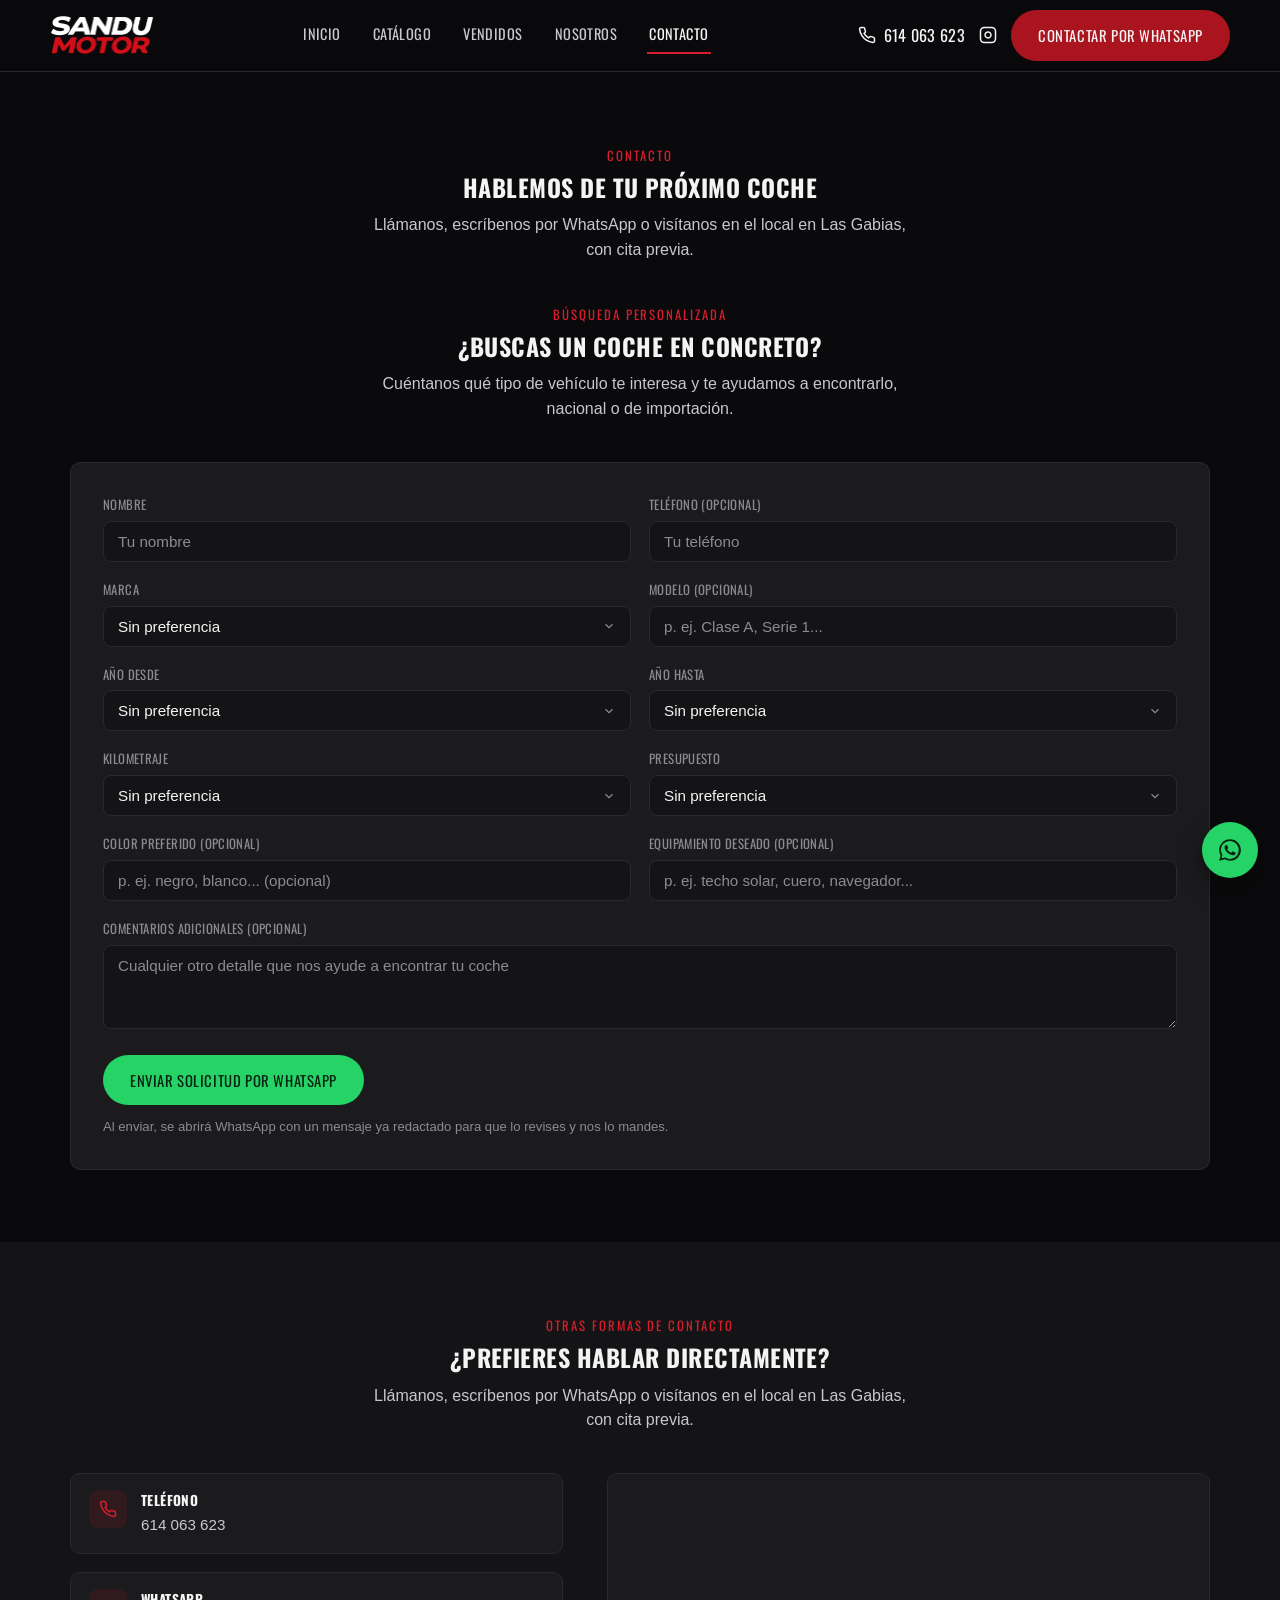
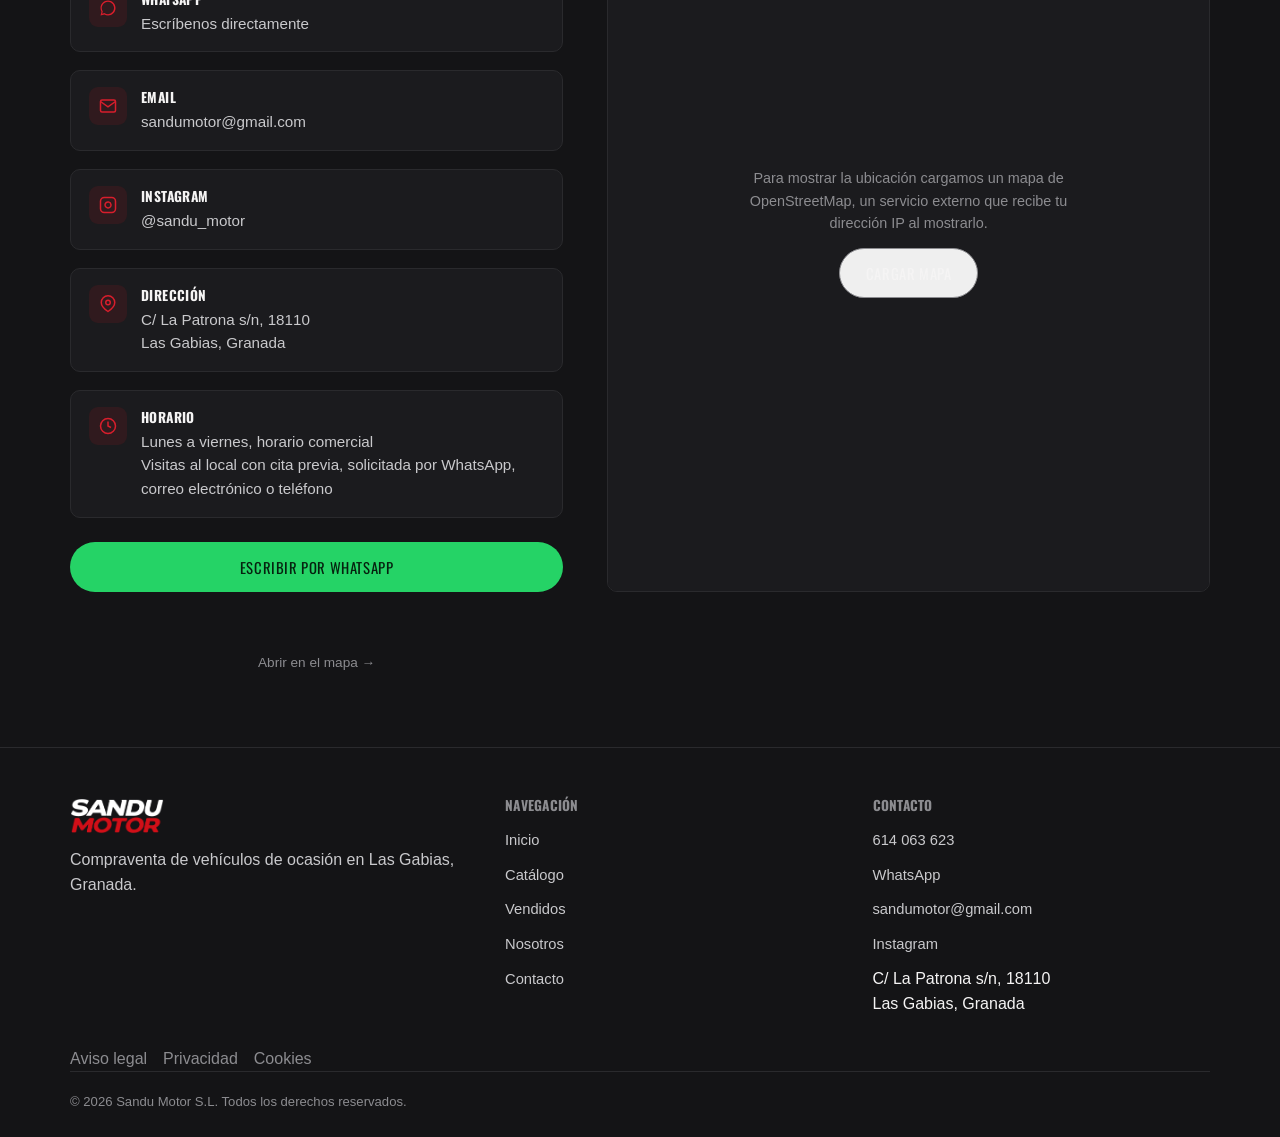
<file: contacto.html>
<!doctype html>
<html lang="es">
<head>
<meta charset="UTF-8">
<meta name="viewport" content="width=device-width, initial-scale=1">
<title>Contacto | SANDU MOTOR</title>
<meta name="description" content="Contacta con SANDU MOTOR en Las Gabias (Granada). Teléfono, WhatsApp y ubicación del local.">
<link rel="canonical" href="https://www.sandumotor.es/contacto.html">
<link rel="icon" type="image/png" sizes="32x32" href="img/favicon-32.png">
<link rel="icon" type="image/png" sizes="16x16" href="img/favicon-16.png">
<link rel="apple-touch-icon" href="img/apple-touch-icon.png">
<link rel="icon" href="img/favicon.png">
<link rel="manifest" href="site.webmanifest">
<meta name="theme-color" content="#0a0a0c">
<meta property="og:type" content="website">
<meta property="og:locale" content="es_ES">
<meta property="og:site_name" content="SANDU MOTOR">
<meta property="og:title" content="Contacto | SANDU MOTOR">
<meta property="og:description" content="Contacta con SANDU MOTOR en Las Gabias (Granada). Teléfono, WhatsApp y ubicación del local.">
<meta property="og:image" content="https://www.sandumotor.es/img/og-image.jpg">
<meta property="og:image:width" content="1200">
<meta property="og:image:height" content="630">
<meta property="og:url" content="https://www.sandumotor.es/contacto.html">
<meta name="twitter:card" content="summary_large_image">
<meta name="twitter:title" content="Contacto | SANDU MOTOR">
<meta name="twitter:description" content="Contacta con SANDU MOTOR en Las Gabias (Granada).">
<meta name="twitter:image" content="https://www.sandumotor.es/img/og-image.jpg">
<link rel="stylesheet" href="css/styles.css?v=8">
<noscript><style>.section-head,.feature-card,.vehicle-card,.faq-item,.about-grid>div,.contact-grid>div,.vehicle-detail>div,.cta-band,.request-form-card{opacity:1!important;transform:none!important;}</style></noscript>
<script type="application/ld+json">
{
  "@context": "https://schema.org",
  "@type": "AutomotiveBusiness",
  "name": "Sandu Motor",
  "image": "https://www.sandumotor.es/img/og-image.jpg",
  "telephone": "+34614063623",
  "priceRange": "€€",
  "address": {
    "@type": "PostalAddress",
    "streetAddress": "Calle La Patrona s/n",
    "addressLocality": "Las Gabias",
    "postalCode": "18110",
    "addressRegion": "Granada",
    "addressCountry": "ES"
  },
  "geo": {
    "@type": "GeoCoordinates",
    "latitude": 37.1295257,
    "longitude": -3.6723797
  },
  "url": "https://www.sandumotor.es/contacto.html",
  "sameAs": ["https://wa.me/34614063623"]
}
</script>
</head>
<body>

<header class="site-header">
  <div class="container header-inner">
    <a href="index.html" class="brand">
      <img src="img/logo.png" alt="SANDU MOTOR">
    </a>
    <nav class="main-nav">
      <a href="index.html">Inicio</a>
      <a href="catalogo.html">Catálogo</a>
      <a href="vendidos.html">Vendidos</a>
      <a href="nosotros.html">Nosotros</a>
      <a href="contacto.html" class="active">Contacto</a>
    </nav>
    <div class="header-actions">
      <a href="tel:+34614063623" class="header-phone">
        <svg width="18" height="18" viewBox="0 0 24 24" fill="none" stroke="currentColor" stroke-width="2"><path d="M22 16.92v3a2 2 0 0 1-2.18 2 19.79 19.79 0 0 1-8.63-3.07 19.5 19.5 0 0 1-6-6 19.79 19.79 0 0 1-3.07-8.67A2 2 0 0 1 4.11 2h3a2 2 0 0 1 2 1.72c.127.96.361 1.903.7 2.81a2 2 0 0 1-.45 2.11L8.09 9.91a16 16 0 0 0 6 6l1.27-1.27a2 2 0 0 1 2.11-.45c.907.339 1.85.573 2.81.7A2 2 0 0 1 22 16.92z"/></svg>
        <span class="header-phone-label">614 063 623</span>
      </a>
      <a href="https://www.instagram.com/sandu_motor/" target="_blank" rel="noopener" class="header-phone" aria-label="Instagram">
        <svg width="18" height="18" viewBox="0 0 24 24" fill="none" stroke="currentColor" stroke-width="2"><rect x="2" y="2" width="20" height="20" rx="5"/><path d="M16 11.37A4 4 0 1 1 12.63 8 4 4 0 0 1 16 11.37z"/><line x1="17.5" y1="6.5" x2="17.51" y2="6.5"/></svg>
      </a>
      <a href="https://wa.me/34614063623" target="_blank" rel="noopener" class="btn btn-primary">
        <span class="long">Contactar por WhatsApp</span><span>WhatsApp</span>
      </a>
      <button class="nav-toggle" aria-label="Abrir menú" aria-expanded="false">
        <svg width="20" height="20" viewBox="0 0 24 24" fill="none" stroke="currentColor" stroke-width="2"><line x1="3" y1="6" x2="21" y2="6"/><line x1="3" y1="12" x2="21" y2="12"/><line x1="3" y1="18" x2="21" y2="18"/></svg>
      </button>
    </div>
  </div>
</header>

<section class="section">
  <div class="container section-head">
    <span class="kicker">Contacto</span>
    <h1>Hablemos de tu próximo coche</h1>
    <p>Llámanos, escríbenos por WhatsApp o visítanos en el local en Las Gabias, con cita previa.</p>
  </div>

  <div class="container">
    <div class="section-head">
      <span class="kicker">Búsqueda personalizada</span>
      <h2>¿Buscas un coche en concreto?</h2>
      <p>Cuéntanos qué tipo de vehículo te interesa y te ayudamos a encontrarlo, nacional o de importación.</p>
    </div>
    <div class="request-form-card">
      <form id="vehicleRequestForm">
        <div class="form-grid">
          <div class="form-field">
            <label for="reqNombre">Nombre</label>
            <input type="text" id="reqNombre" name="nombre" placeholder="Tu nombre" required>
          </div>
          <div class="form-field">
            <label for="reqTelefono">Teléfono (opcional)</label>
            <input type="tel" id="reqTelefono" name="telefono" placeholder="Tu teléfono">
          </div>
          <div class="form-field">
            <label for="reqMarca">Marca</label>
            <select id="reqMarca" name="marca">
              <option value="">Sin preferencia</option>
              <option value="Audi">Audi</option>
              <option value="BMW">BMW</option>
              <option value="Mercedes-Benz">Mercedes-Benz</option>
              <option value="Volkswagen">Volkswagen</option>
              <option value="Otra marca">Otra marca</option>
            </select>
          </div>
          <div class="form-field">
            <label for="reqModelo">Modelo (opcional)</label>
            <input type="text" id="reqModelo" name="modelo" placeholder="p. ej. Clase A, Serie 1...">
          </div>
          <div class="form-field">
            <label for="reqAnioDesde">Año desde</label>
            <select id="reqAnioDesde" name="anio_desde">
              <option value="">Sin preferencia</option>
              <option value="2026">2026</option>
              <option value="2025">2025</option>
              <option value="2024">2024</option>
              <option value="2023">2023</option>
              <option value="2022">2022</option>
              <option value="2021">2021</option>
              <option value="2020">2020</option>
              <option value="2019">2019</option>
              <option value="2018">2018</option>
              <option value="2017">2017</option>
              <option value="2016">2016</option>
              <option value="2015">2015</option>
              <option value="2014">2014</option>
              <option value="2013">2013</option>
              <option value="2012">2012</option>
              <option value="2011">2011</option>
              <option value="2010">2010</option>
              <option value="2009">2009</option>
              <option value="2008">2008</option>
              <option value="2007">2007</option>
              <option value="2006">2006</option>
              <option value="2005">2005</option>
            </select>
          </div>
          <div class="form-field">
            <label for="reqAnioHasta">Año hasta</label>
            <select id="reqAnioHasta" name="anio_hasta">
              <option value="">Sin preferencia</option>
              <option value="2026">2026</option>
              <option value="2025">2025</option>
              <option value="2024">2024</option>
              <option value="2023">2023</option>
              <option value="2022">2022</option>
              <option value="2021">2021</option>
              <option value="2020">2020</option>
              <option value="2019">2019</option>
              <option value="2018">2018</option>
              <option value="2017">2017</option>
              <option value="2016">2016</option>
              <option value="2015">2015</option>
              <option value="2014">2014</option>
              <option value="2013">2013</option>
              <option value="2012">2012</option>
              <option value="2011">2011</option>
              <option value="2010">2010</option>
              <option value="2009">2009</option>
              <option value="2008">2008</option>
              <option value="2007">2007</option>
              <option value="2006">2006</option>
              <option value="2005">2005</option>
            </select>
          </div>
          <div class="form-field">
            <label for="reqKm">Kilometraje</label>
            <select id="reqKm" name="km">
              <option value="">Sin preferencia</option>
              <option value="Hasta 50.000 km">Hasta 50.000 km</option>
              <option value="50.000 - 100.000 km">50.000 - 100.000 km</option>
              <option value="100.000 - 150.000 km">100.000 - 150.000 km</option>
              <option value="Más de 150.000 km">Más de 150.000 km</option>
            </select>
          </div>
          <div class="form-field">
            <label for="reqPrecio">Presupuesto</label>
            <select id="reqPrecio" name="precio">
              <option value="">Sin preferencia</option>
              <option value="Hasta 10.000 €">Hasta 10.000 €</option>
              <option value="10.000 € - 20.000 €">10.000 € - 20.000 €</option>
              <option value="20.000 € - 30.000 €">20.000 € - 30.000 €</option>
              <option value="Más de 30.000 €">Más de 30.000 €</option>
            </select>
          </div>
          <div class="form-field">
            <label for="reqColor">Color preferido (opcional)</label>
            <input type="text" id="reqColor" name="color" placeholder="p. ej. negro, blanco... (opcional)">
          </div>
          <div class="form-field">
            <label for="reqEquipamiento">Equipamiento deseado (opcional)</label>
            <input type="text" id="reqEquipamiento" name="equipamiento" placeholder="p. ej. techo solar, cuero, navegador...">
          </div>
          <div class="form-field full">
            <label for="reqComentarios">Comentarios adicionales (opcional)</label>
            <textarea id="reqComentarios" name="comentarios" placeholder="Cualquier otro detalle que nos ayude a encontrar tu coche"></textarea>
          </div>
        </div>
        <div class="form-actions">
          <button type="submit" class="btn btn-whatsapp">Enviar solicitud por WhatsApp</button>
        </div>
        <p class="form-note">Al enviar, se abrirá WhatsApp con un mensaje ya redactado para que lo revises y nos lo mandes.</p>
      </form>
    </div>
  </div>
</section>

<section class="section section-alt">
  <div class="container section-head">
    <span class="kicker">Otras formas de contacto</span>
    <h2>¿Prefieres hablar directamente?</h2>
    <p>Llámanos, escríbenos por WhatsApp o visítanos en el local en Las Gabias, con cita previa.</p>
  </div>

  <div class="container contact-grid">
    <div>
      <ul class="contact-list">
        <li>
          <div class="icon">
            <svg width="18" height="18" viewBox="0 0 24 24" fill="none" stroke="currentColor" stroke-width="2"><path d="M22 16.92v3a2 2 0 0 1-2.18 2 19.79 19.79 0 0 1-8.63-3.07 19.5 19.5 0 0 1-6-6 19.79 19.79 0 0 1-3.07-8.67A2 2 0 0 1 4.11 2h3a2 2 0 0 1 2 1.72c.127.96.361 1.903.7 2.81a2 2 0 0 1-.45 2.11L8.09 9.91a16 16 0 0 0 6 6l1.27-1.27a2 2 0 0 1 2.11-.45c.907.339 1.85.573 2.81.7A2 2 0 0 1 22 16.92z"/></svg>
          </div>
          <div>
            <strong>Teléfono</strong>
            <p><a href="tel:+34614063623">614 063 623</a></p>
          </div>
        </li>
        <li>
          <div class="icon">
            <svg width="18" height="18" viewBox="0 0 24 24" fill="currentColor"><path d="M12.04 2c-5.52 0-10 4.48-10 10 0 1.77.46 3.45 1.26 4.9L2 22l5.25-1.38A9.95 9.95 0 0 0 12.04 22c5.52 0 10-4.48 10-10s-4.48-10-10-10zm0 18.2c-1.6 0-3.1-.43-4.4-1.2l-.32-.19-3.12.82.83-3.04-.2-.33a8.2 8.2 0 1 1 7.21 3.94z"/></svg>
          </div>
          <div>
            <strong>WhatsApp</strong>
            <p><a href="https://wa.me/34614063623" target="_blank" rel="noopener">Escríbenos directamente</a></p>
          </div>
        </li>
        <li>
          <div class="icon">
            <svg width="18" height="18" viewBox="0 0 24 24" fill="none" stroke="currentColor" stroke-width="2"><path d="M4 4h16c1.1 0 2 .9 2 2v12c0 1.1-.9 2-2 2H4c-1.1 0-2-.9-2-2V6c0-1.1.9-2 2-2z"/><polyline points="22 6 12 13 2 6"/></svg>
          </div>
          <div>
            <strong>Email</strong>
            <p><a href="mailto:sandumotor@gmail.com">sandumotor@gmail.com</a></p>
          </div>
        </li>
        <li>
          <div class="icon">
            <svg width="18" height="18" viewBox="0 0 24 24" fill="none" stroke="currentColor" stroke-width="2"><rect x="2" y="2" width="20" height="20" rx="5"/><path d="M16 11.37A4 4 0 1 1 12.63 8 4 4 0 0 1 16 11.37z"/><line x1="17.5" y1="6.5" x2="17.51" y2="6.5"/></svg>
          </div>
          <div>
            <strong>Instagram</strong>
            <p><a href="https://www.instagram.com/sandu_motor/" target="_blank" rel="noopener">@sandu_motor</a></p>
          </div>
        </li>
        <li>
          <div class="icon">
            <svg width="18" height="18" viewBox="0 0 24 24" fill="none" stroke="currentColor" stroke-width="2"><path d="M21 10c0 6-9 12-9 12s-9-6-9-12a9 9 0 0 1 18 0z"/><circle cx="12" cy="10" r="3"/></svg>
          </div>
          <div>
            <strong>Dirección</strong>
            <p>C/ La Patrona s/n, 18110<br>Las Gabias, Granada</p>
          </div>
        </li>
        <li>
          <div class="icon">
            <svg width="18" height="18" viewBox="0 0 24 24" fill="none" stroke="currentColor" stroke-width="2"><circle cx="12" cy="12" r="10"/><polyline points="12 6 12 12 16 14"/></svg>
          </div>
          <div>
            <strong>Horario</strong>
            <p>Lunes a viernes, horario comercial<br>Visitas al local con cita previa, solicitada por WhatsApp, correo electrónico o teléfono</p>
          </div>
        </li>
      </ul>
      <a href="https://wa.me/34614063623?text=Hola%2C%20me%20gustar%C3%ADa%20m%C3%A1s%20informaci%C3%B3n" target="_blank" rel="noopener" class="btn btn-whatsapp btn-block">Escribir por WhatsApp</a>
    </div>

    <div class="map-wrap" id="mapWrap" data-map-src="https://www.openstreetmap.org/export/embed.html?bbox=-3.6783797%2C37.1245257%2C-3.6663797%2C37.1345257&amp;layer=mapnik&amp;marker=37.1295257%2C-3.6723797" data-map-title="Ubicación de SANDU MOTOR en Calle La Patrona, Las Gabias, Granada">
      <div class="map-consent">
        <p>Para mostrar la ubicación cargamos un mapa de OpenStreetMap, un servicio externo que recibe tu dirección IP al mostrarlo.</p>
        <button type="button" class="btn btn-outline" id="loadMapBtn">Cargar mapa</button>
      </div>
    </div>
    <div style="text-align:center; margin-top:14px;">
      <a href="https://www.openstreetmap.org/?mlat=37.1295257&mlon=-3.6723797#map=17/37.1295257/-3.6723797" target="_blank" rel="noopener" style="color:var(--silver-dim); font-size:0.85rem;">Abrir en el mapa &rarr;</a>
    </div>
  </div>
</section>

<footer class="site-footer">
  <div class="container">
    <div class="footer-grid">
      <div>
        <img src="img/logo.png" alt="SANDU MOTOR">
        <p>Compraventa de vehículos de ocasión en Las Gabias, Granada.</p>
      </div>
      <div class="footer-col">
        <h4>Navegación</h4>
        <ul>
          <li><a href="index.html">Inicio</a></li>
          <li><a href="catalogo.html">Catálogo</a></li>
          <li><a href="vendidos.html">Vendidos</a></li>
          <li><a href="nosotros.html">Nosotros</a></li>
          <li><a href="contacto.html">Contacto</a></li>
        </ul>
      </div>
      <div class="footer-col">
        <h4>Contacto</h4>
        <ul>
          <li><a href="tel:+34614063623">614 063 623</a></li>
          <li><a href="https://wa.me/34614063623" target="_blank" rel="noopener">WhatsApp</a></li>
          <li><a href="mailto:sandumotor@gmail.com">sandumotor@gmail.com</a></li>
          <li><a href="https://www.instagram.com/sandu_motor/" target="_blank" rel="noopener">Instagram</a></li>
          <li>C/ La Patrona s/n, 18110<br>Las Gabias, Granada</li>
        </ul>
      </div>
    </div>
    <div class="footer-legal-links">
      <a href="aviso-legal.html">Aviso legal</a>
      <a href="privacidad.html">Privacidad</a>
      <a href="cookies.html">Cookies</a>
    </div>
    <div class="footer-bottom">
      <span>© <span id="year"></span> Sandu Motor S.L. Todos los derechos reservados.</span>
    </div>
  </div>
</footer>

<a href="https://wa.me/34614063623" target="_blank" rel="noopener" class="wa-float" aria-label="WhatsApp">
  <svg width="26" height="26" viewBox="0 0 24 24" fill="currentColor"><path d="M12.04 2c-5.52 0-10 4.48-10 10 0 1.77.46 3.45 1.26 4.9L2 22l5.25-1.38A9.95 9.95 0 0 0 12.04 22c5.52 0 10-4.48 10-10s-4.48-10-10-10zm0 18.2c-1.6 0-3.1-.43-4.4-1.2l-.32-.19-3.12.82.83-3.04-.2-.33a8.2 8.2 0 1 1 7.21 3.94zm4.52-6.12c-.25-.12-1.47-.72-1.7-.8-.23-.08-.4-.12-.56.12-.17.25-.65.8-.8.96-.15.17-.3.19-.55.06-.25-.12-1.05-.39-2-1.23-.74-.66-1.24-1.47-1.38-1.72-.15-.25-.02-.38.11-.5.11-.11.25-.3.37-.44.12-.15.16-.25.25-.42.08-.17.04-.31-.02-.44-.06-.12-.56-1.35-.77-1.85-.2-.48-.41-.42-.56-.43h-.48c-.17 0-.44.06-.67.31-.23.25-.87.85-.87 2.08s.9 2.41 1.02 2.58c.12.17 1.78 2.72 4.3 3.81.6.26 1.07.41 1.44.53.6.19 1.15.16 1.58.1.48-.07 1.47-.6 1.68-1.18.21-.58.21-1.07.15-1.18-.06-.1-.23-.17-.48-.29z"/></svg>
</a>

<script>document.getElementById("year").textContent = new Date().getFullYear();</script>
<script src="js/main.js?v=9"></script>
</body>
</html>
</file>
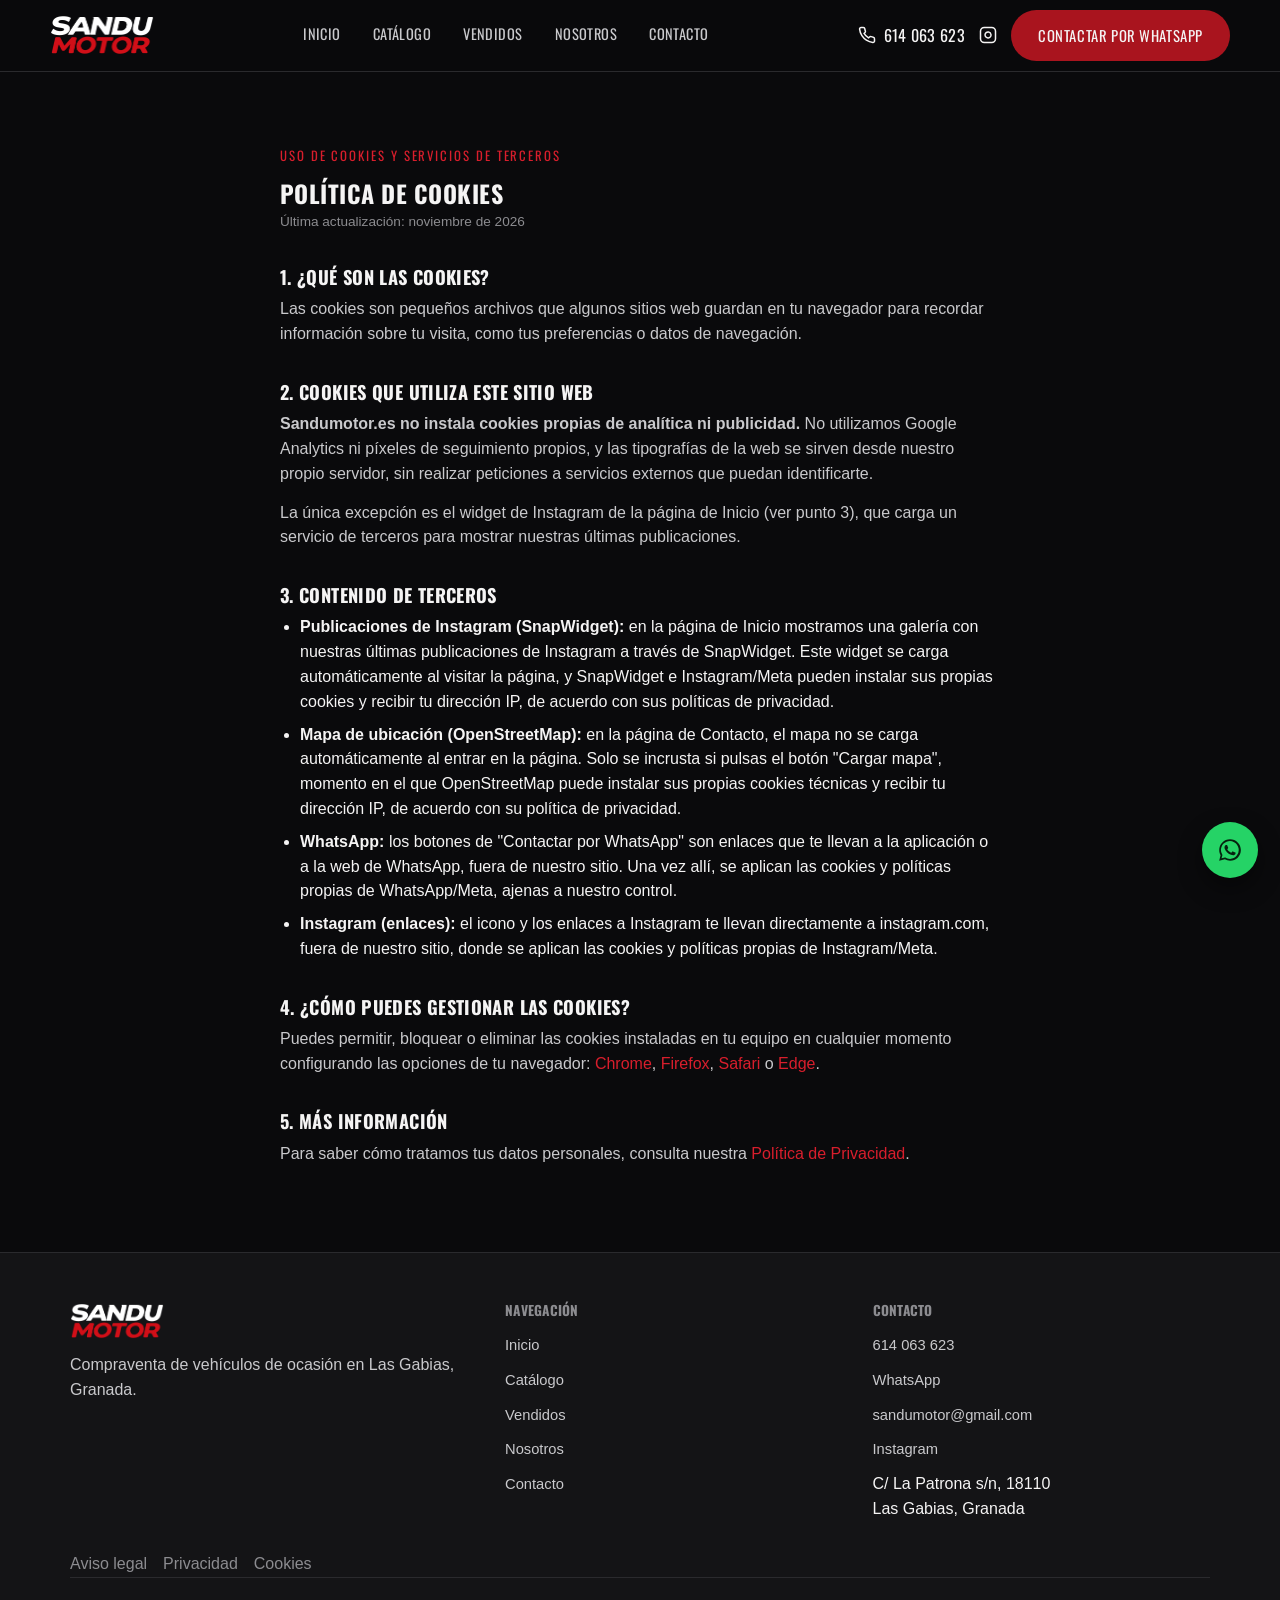
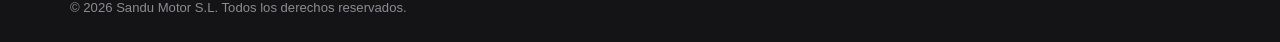
<file: cookies.html>
<!doctype html>
<html lang="es">
<head>
<meta charset="UTF-8">
<meta name="viewport" content="width=device-width, initial-scale=1">
<title>Política de Cookies | SANDU MOTOR</title>
<meta name="description" content="Qué cookies y servicios de terceros se utilizan en sandumotor.es.">
<link rel="canonical" href="https://www.sandumotor.es/cookies.html">
<link rel="icon" type="image/png" sizes="32x32" href="img/favicon-32.png">
<link rel="icon" type="image/png" sizes="16x16" href="img/favicon-16.png">
<link rel="apple-touch-icon" href="img/apple-touch-icon.png">
<link rel="icon" href="img/favicon.png">
<link rel="manifest" href="site.webmanifest">
<meta name="theme-color" content="#0a0a0c">
<link rel="stylesheet" href="css/styles.css?v=8">
<noscript><style>.section-head,.feature-card,.vehicle-card,.faq-item,.about-grid>div,.contact-grid>div,.vehicle-detail>div,.cta-band{opacity:1!important;transform:none!important;}</style></noscript>
</head>
<body>

<header class="site-header">
  <div class="container header-inner">
    <a href="index.html" class="brand">
      <img src="img/logo.png" alt="SANDU MOTOR">
    </a>
    <nav class="main-nav">
      <a href="index.html">Inicio</a>
      <a href="catalogo.html">Catálogo</a>
      <a href="vendidos.html">Vendidos</a>
      <a href="nosotros.html">Nosotros</a>
      <a href="contacto.html">Contacto</a>
    </nav>
    <div class="header-actions">
      <a href="tel:+34614063623" class="header-phone">
        <svg width="18" height="18" viewBox="0 0 24 24" fill="none" stroke="currentColor" stroke-width="2"><path d="M22 16.92v3a2 2 0 0 1-2.18 2 19.79 19.79 0 0 1-8.63-3.07 19.5 19.5 0 0 1-6-6 19.79 19.79 0 0 1-3.07-8.67A2 2 0 0 1 4.11 2h3a2 2 0 0 1 2 1.72c.127.96.361 1.903.7 2.81a2 2 0 0 1-.45 2.11L8.09 9.91a16 16 0 0 0 6 6l1.27-1.27a2 2 0 0 1 2.11-.45c.907.339 1.85.573 2.81.7A2 2 0 0 1 22 16.92z"/></svg>
        <span class="header-phone-label">614 063 623</span>
      </a>
      <a href="https://www.instagram.com/sandu_motor/" target="_blank" rel="noopener" class="header-phone" aria-label="Instagram">
        <svg width="18" height="18" viewBox="0 0 24 24" fill="none" stroke="currentColor" stroke-width="2"><rect x="2" y="2" width="20" height="20" rx="5"/><path d="M16 11.37A4 4 0 1 1 12.63 8 4 4 0 0 1 16 11.37z"/><line x1="17.5" y1="6.5" x2="17.51" y2="6.5"/></svg>
      </a>
      <a href="https://wa.me/34614063623" target="_blank" rel="noopener" class="btn btn-primary">
        <span class="long">Contactar por WhatsApp</span><span>WhatsApp</span>
      </a>
      <button class="nav-toggle" aria-label="Abrir menú" aria-expanded="false">
        <svg width="20" height="20" viewBox="0 0 24 24" fill="none" stroke="currentColor" stroke-width="2"><line x1="3" y1="6" x2="21" y2="6"/><line x1="3" y1="12" x2="21" y2="12"/><line x1="3" y1="18" x2="21" y2="18"/></svg>
      </button>
    </div>
  </div>
</header>

<section class="section">
  <div class="container legal-page">
    <span class="kicker">Uso de cookies y servicios de terceros</span>
    <h1>Política de Cookies</h1>

    <p class="legal-updated">Última actualización: noviembre de 2026</p>

    <h2>1. ¿Qué son las cookies?</h2>
    <p>Las cookies son pequeños archivos que algunos sitios web guardan en tu navegador para recordar información sobre tu visita, como tus preferencias o datos de navegación.</p>

    <h2>2. Cookies que utiliza este sitio web</h2>
    <p><strong>Sandumotor.es no instala cookies propias de analítica ni publicidad.</strong> No utilizamos Google Analytics ni píxeles de seguimiento propios, y las tipografías de la web se sirven desde nuestro propio servidor, sin realizar peticiones a servicios externos que puedan identificarte.</p>
    <p>La única excepción es el widget de Instagram de la página de Inicio (ver punto 3), que carga un servicio de terceros para mostrar nuestras últimas publicaciones.</p>

    <h2>3. Contenido de terceros</h2>
    <ul>
      <li><strong>Publicaciones de Instagram (SnapWidget):</strong> en la página de Inicio mostramos una galería con nuestras últimas publicaciones de Instagram a través de SnapWidget. Este widget se carga automáticamente al visitar la página, y SnapWidget e Instagram/Meta pueden instalar sus propias cookies y recibir tu dirección IP, de acuerdo con sus políticas de privacidad.</li>
      <li><strong>Mapa de ubicación (OpenStreetMap):</strong> en la página de Contacto, el mapa no se carga automáticamente al entrar en la página. Solo se incrusta si pulsas el botón "Cargar mapa", momento en el que OpenStreetMap puede instalar sus propias cookies técnicas y recibir tu dirección IP, de acuerdo con su política de privacidad.</li>
      <li><strong>WhatsApp:</strong> los botones de "Contactar por WhatsApp" son enlaces que te llevan a la aplicación o a la web de WhatsApp, fuera de nuestro sitio. Una vez allí, se aplican las cookies y políticas propias de WhatsApp/Meta, ajenas a nuestro control.</li>
      <li><strong>Instagram (enlaces):</strong> el icono y los enlaces a Instagram te llevan directamente a instagram.com, fuera de nuestro sitio, donde se aplican las cookies y políticas propias de Instagram/Meta.</li>
    </ul>

    <h2>4. ¿Cómo puedes gestionar las cookies?</h2>
    <p>Puedes permitir, bloquear o eliminar las cookies instaladas en tu equipo en cualquier momento configurando las opciones de tu navegador: <a href="https://support.google.com/chrome/answer/95647" target="_blank" rel="noopener">Chrome</a>, <a href="https://support.mozilla.org/es/kb/habilitar-y-deshabilitar-cookies-sitios-web-rastrear-preferencias" target="_blank" rel="noopener">Firefox</a>, <a href="https://support.apple.com/es-es/guide/safari/sfri11471/mac" target="_blank" rel="noopener">Safari</a> o <a href="https://support.microsoft.com/es-es/microsoft-edge/eliminar-las-cookies-en-microsoft-edge-63947406-40ac-c3b8-57b9-2a946a29ae09" target="_blank" rel="noopener">Edge</a>.</p>

    <h2>5. Más información</h2>
    <p>Para saber cómo tratamos tus datos personales, consulta nuestra <a href="privacidad.html">Política de Privacidad</a>.</p>

  </div>
</section>

<footer class="site-footer">
  <div class="container">
    <div class="footer-grid">
      <div>
        <img src="img/logo.png" alt="SANDU MOTOR">
        <p>Compraventa de vehículos de ocasión en Las Gabias, Granada.</p>
      </div>
      <div class="footer-col">
        <h4>Navegación</h4>
        <ul>
          <li><a href="index.html">Inicio</a></li>
          <li><a href="catalogo.html">Catálogo</a></li>
          <li><a href="vendidos.html">Vendidos</a></li>
          <li><a href="nosotros.html">Nosotros</a></li>
          <li><a href="contacto.html">Contacto</a></li>
        </ul>
      </div>
      <div class="footer-col">
        <h4>Contacto</h4>
        <ul>
          <li><a href="tel:+34614063623">614 063 623</a></li>
          <li><a href="https://wa.me/34614063623" target="_blank" rel="noopener">WhatsApp</a></li>
          <li><a href="mailto:sandumotor@gmail.com">sandumotor@gmail.com</a></li>
          <li><a href="https://www.instagram.com/sandu_motor/" target="_blank" rel="noopener">Instagram</a></li>
          <li>C/ La Patrona s/n, 18110<br>Las Gabias, Granada</li>
        </ul>
      </div>
    </div>
    <div class="footer-legal-links">
      <a href="aviso-legal.html">Aviso legal</a>
      <a href="privacidad.html">Privacidad</a>
      <a href="cookies.html">Cookies</a>
    </div>
    <div class="footer-bottom">
      <span>© <span id="year"></span> Sandu Motor S.L. Todos los derechos reservados.</span>
    </div>
  </div>
</footer>

<a href="https://wa.me/34614063623" target="_blank" rel="noopener" class="wa-float" aria-label="WhatsApp">
  <svg width="26" height="26" viewBox="0 0 24 24" fill="currentColor"><path d="M12.04 2c-5.52 0-10 4.48-10 10 0 1.77.46 3.45 1.26 4.9L2 22l5.25-1.38A9.95 9.95 0 0 0 12.04 22c5.52 0 10-4.48 10-10s-4.48-10-10-10zm0 18.2c-1.6 0-3.1-.43-4.4-1.2l-.32-.19-3.12.82.83-3.04-.2-.33a8.2 8.2 0 1 1 7.21 3.94zm4.52-6.12c-.25-.12-1.47-.72-1.7-.8-.23-.08-.4-.12-.56.12-.17.25-.65.8-.8.96-.15.17-.3.19-.55.06-.25-.12-1.05-.39-2-1.23-.74-.66-1.24-1.47-1.38-1.72-.15-.25-.02-.38.11-.5.11-.11.25-.3.37-.44.12-.15.16-.25.25-.42.08-.17.04-.31-.02-.44-.06-.12-.56-1.35-.77-1.85-.2-.48-.41-.42-.56-.43h-.48c-.17 0-.44.06-.67.31-.23.25-.87.85-.87 2.08s.9 2.41 1.02 2.58c.12.17 1.78 2.72 4.3 3.81.6.26 1.07.41 1.44.53.6.19 1.15.16 1.58.1.48-.07 1.47-.6 1.68-1.18.21-.58.21-1.07.15-1.18-.06-.1-.23-.17-.48-.29z"/></svg>
</a>

<script>document.getElementById("year").textContent = new Date().getFullYear();</script>
<script src="js/main.js?v=9"></script>
</body>
</html>
</file>
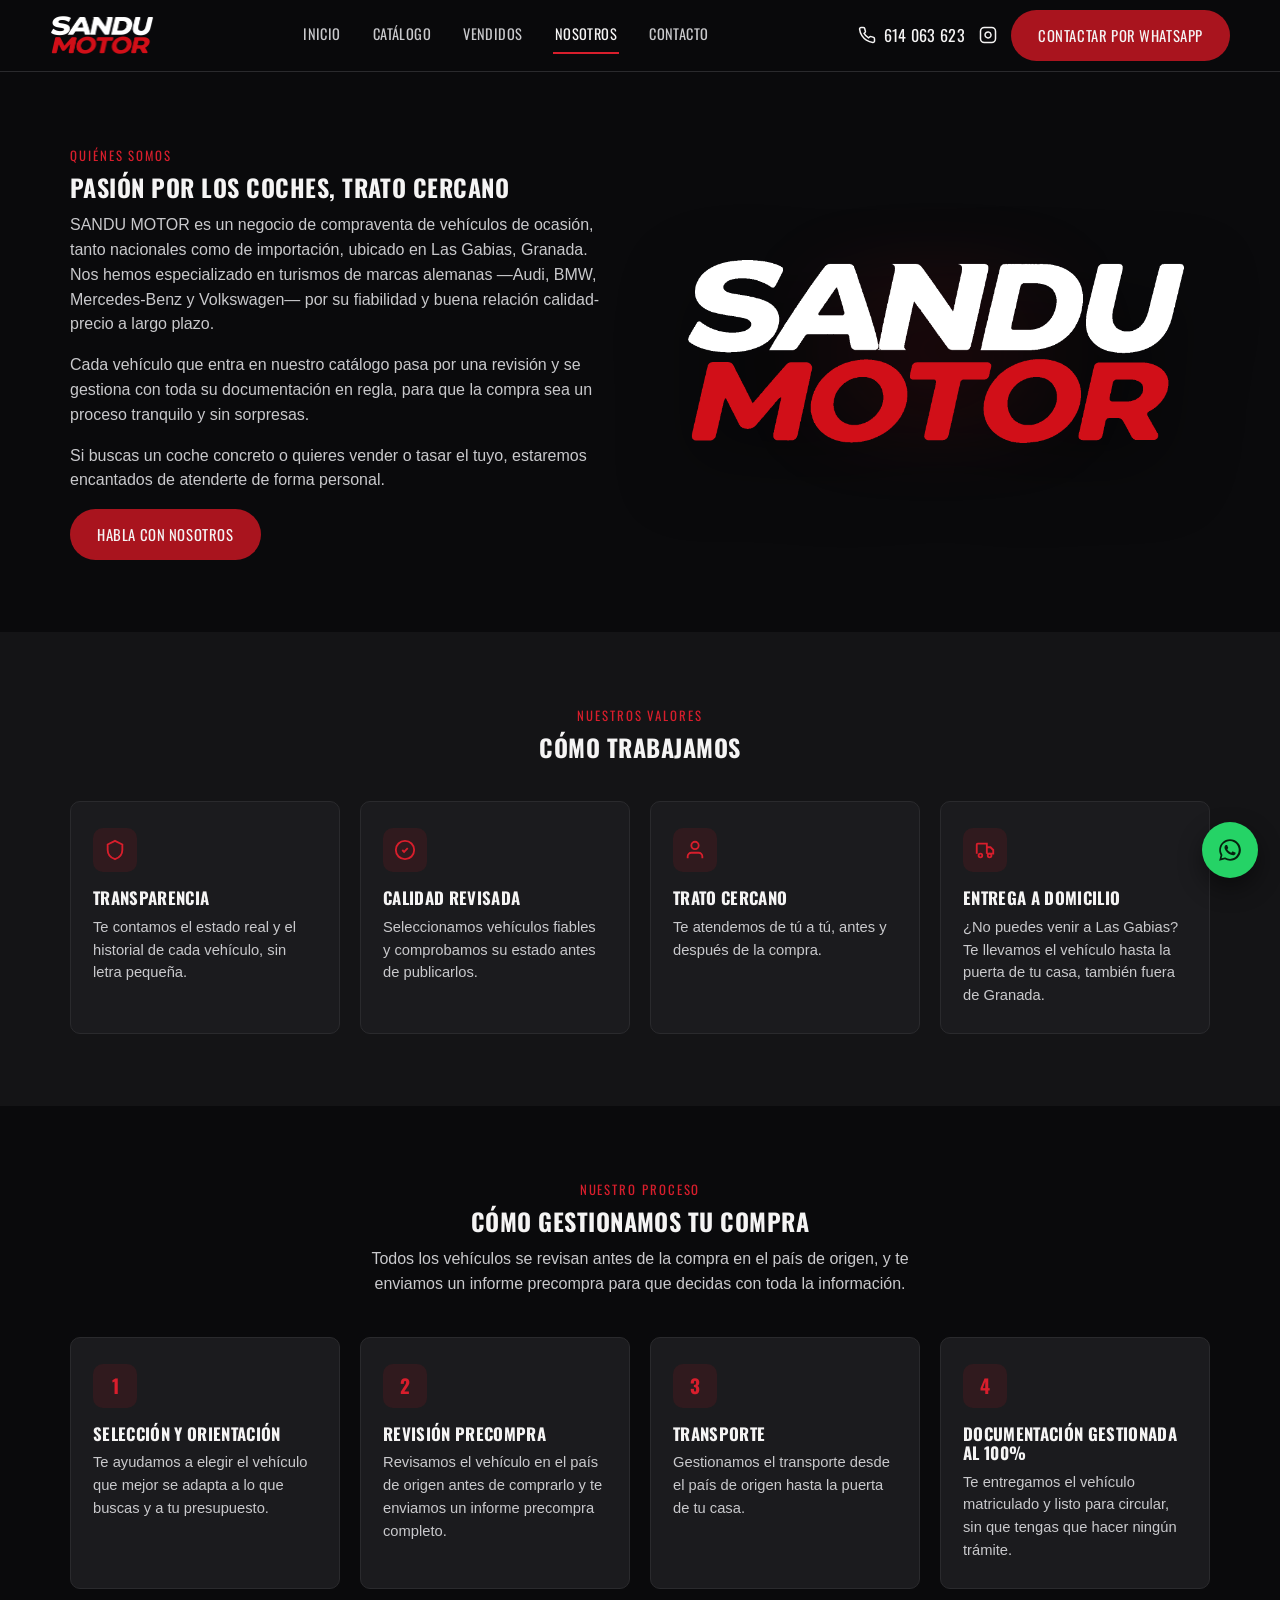
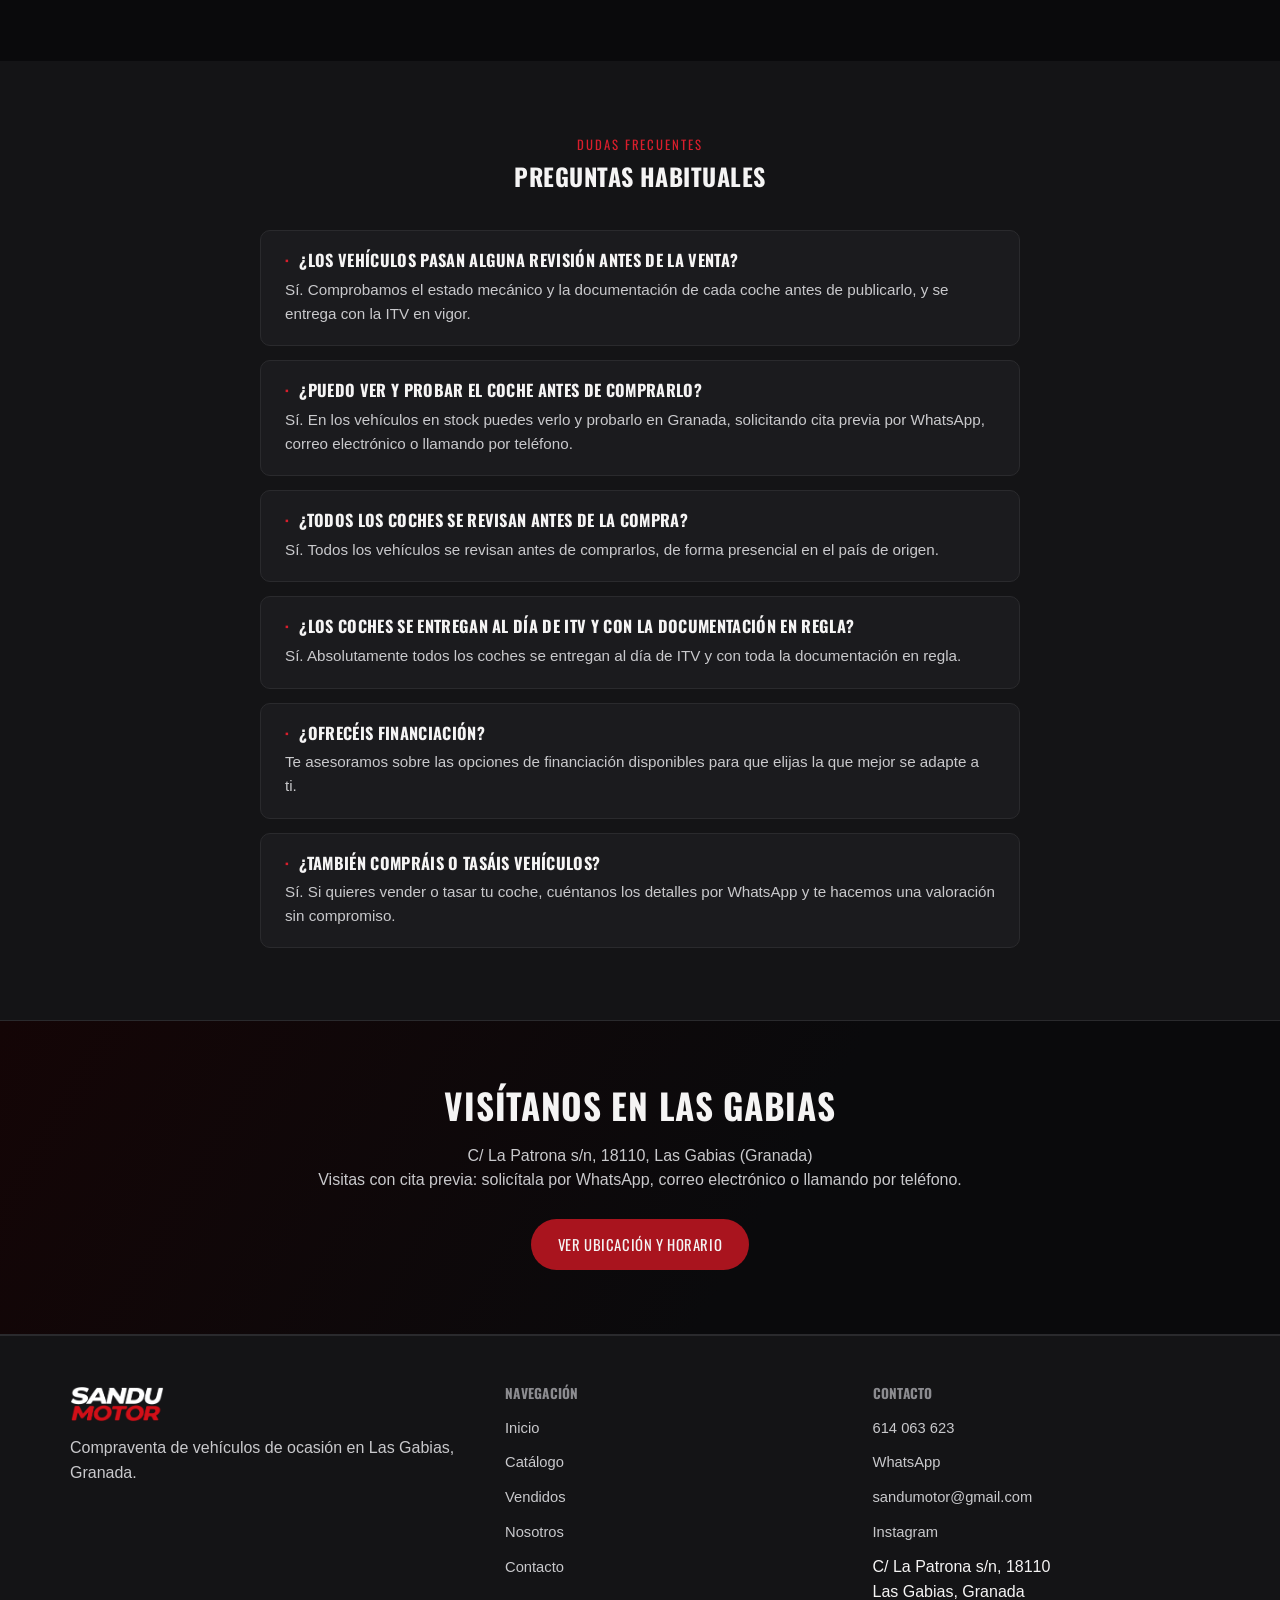
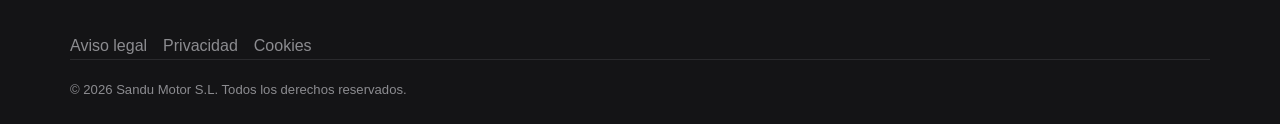
<file: nosotros.html>
<!doctype html>
<html lang="es">
<head>
<meta charset="UTF-8">
<meta name="viewport" content="width=device-width, initial-scale=1">
<title>Nosotros | SANDU MOTOR</title>
<meta name="description" content="Conoce SANDU MOTOR, compraventa de vehículos de ocasión en Las Gabias (Granada), especialistas en marcas alemanas.">
<link rel="canonical" href="https://www.sandumotor.es/nosotros.html">
<link rel="icon" type="image/png" sizes="32x32" href="img/favicon-32.png">
<link rel="icon" type="image/png" sizes="16x16" href="img/favicon-16.png">
<link rel="apple-touch-icon" href="img/apple-touch-icon.png">
<link rel="icon" href="img/favicon.png">
<link rel="manifest" href="site.webmanifest">
<meta name="theme-color" content="#0a0a0c">
<meta property="og:type" content="website">
<meta property="og:locale" content="es_ES">
<meta property="og:site_name" content="SANDU MOTOR">
<meta property="og:title" content="Nosotros | SANDU MOTOR">
<meta property="og:description" content="Conoce SANDU MOTOR, compraventa de vehículos de ocasión en Las Gabias (Granada), especialistas en marcas alemanas.">
<meta property="og:image" content="https://www.sandumotor.es/img/og-image.jpg">
<meta property="og:image:width" content="1200">
<meta property="og:image:height" content="630">
<meta property="og:url" content="https://www.sandumotor.es/nosotros.html">
<meta name="twitter:card" content="summary_large_image">
<meta name="twitter:title" content="Nosotros | SANDU MOTOR">
<meta name="twitter:description" content="Conoce SANDU MOTOR, compraventa de vehículos de ocasión en Las Gabias (Granada).">
<meta name="twitter:image" content="https://www.sandumotor.es/img/og-image.jpg">
<link rel="stylesheet" href="css/styles.css?v=8">
<noscript><style>.section-head,.feature-card,.vehicle-card,.faq-item,.about-grid>div,.contact-grid>div,.vehicle-detail>div,.cta-band{opacity:1!important;transform:none!important;}</style></noscript>
</head>
<body>

<header class="site-header">
  <div class="container header-inner">
    <a href="index.html" class="brand">
      <img src="img/logo.png" alt="SANDU MOTOR">
    </a>
    <nav class="main-nav">
      <a href="index.html">Inicio</a>
      <a href="catalogo.html">Catálogo</a>
      <a href="vendidos.html">Vendidos</a>
      <a href="nosotros.html" class="active">Nosotros</a>
      <a href="contacto.html">Contacto</a>
    </nav>
    <div class="header-actions">
      <a href="tel:+34614063623" class="header-phone">
        <svg width="18" height="18" viewBox="0 0 24 24" fill="none" stroke="currentColor" stroke-width="2"><path d="M22 16.92v3a2 2 0 0 1-2.18 2 19.79 19.79 0 0 1-8.63-3.07 19.5 19.5 0 0 1-6-6 19.79 19.79 0 0 1-3.07-8.67A2 2 0 0 1 4.11 2h3a2 2 0 0 1 2 1.72c.127.96.361 1.903.7 2.81a2 2 0 0 1-.45 2.11L8.09 9.91a16 16 0 0 0 6 6l1.27-1.27a2 2 0 0 1 2.11-.45c.907.339 1.85.573 2.81.7A2 2 0 0 1 22 16.92z"/></svg>
        <span class="header-phone-label">614 063 623</span>
      </a>
      <a href="https://www.instagram.com/sandu_motor/" target="_blank" rel="noopener" class="header-phone" aria-label="Instagram">
        <svg width="18" height="18" viewBox="0 0 24 24" fill="none" stroke="currentColor" stroke-width="2"><rect x="2" y="2" width="20" height="20" rx="5"/><path d="M16 11.37A4 4 0 1 1 12.63 8 4 4 0 0 1 16 11.37z"/><line x1="17.5" y1="6.5" x2="17.51" y2="6.5"/></svg>
      </a>
      <a href="https://wa.me/34614063623" target="_blank" rel="noopener" class="btn btn-primary">
        <span class="long">Contactar por WhatsApp</span><span>WhatsApp</span>
      </a>
      <button class="nav-toggle" aria-label="Abrir menú" aria-expanded="false">
        <svg width="20" height="20" viewBox="0 0 24 24" fill="none" stroke="currentColor" stroke-width="2"><line x1="3" y1="6" x2="21" y2="6"/><line x1="3" y1="12" x2="21" y2="12"/><line x1="3" y1="18" x2="21" y2="18"/></svg>
      </button>
    </div>
  </div>
</header>

<section class="section">
  <div class="container about-grid">
    <div>
      <span class="kicker">Quiénes somos</span>
      <h1>Pasión por los coches, trato cercano</h1>
      <p>SANDU MOTOR es un negocio de compraventa de vehículos de ocasión, tanto nacionales como de importación, ubicado en Las Gabias, Granada. Nos hemos especializado en turismos de marcas alemanas —Audi, BMW, Mercedes-Benz y Volkswagen— por su fiabilidad y buena relación calidad-precio a largo plazo.</p>
      <p>Cada vehículo que entra en nuestro catálogo pasa por una revisión y se gestiona con toda su documentación en regla, para que la compra sea un proceso tranquilo y sin sorpresas.</p>
      <p>Si buscas un coche concreto o quieres vender o tasar el tuyo, estaremos encantados de atenderte de forma personal.</p>
      <a href="contacto.html" class="btn btn-primary">Habla con nosotros</a>
    </div>
    <div class="about-visual">
      <img src="img/logo.png" alt="SANDU MOTOR">
    </div>
  </div>
</section>

<section class="section section-alt">
  <div class="container">
    <div class="section-head">
      <span class="kicker">Nuestros valores</span>
      <h2>Cómo trabajamos</h2>
    </div>
    <div class="values-grid">
      <div class="feature-card">
        <div class="icon">
          <svg width="22" height="22" viewBox="0 0 24 24" fill="none" stroke="currentColor" stroke-width="2"><path d="M12 2l8 4v6c0 5-3.5 8.5-8 10-4.5-1.5-8-5-8-10V6l8-4z"/></svg>
        </div>
        <h3>Transparencia</h3>
        <p>Te contamos el estado real y el historial de cada vehículo, sin letra pequeña.</p>
      </div>
      <div class="feature-card">
        <div class="icon">
          <svg width="22" height="22" viewBox="0 0 24 24" fill="none" stroke="currentColor" stroke-width="2"><path d="M9 12l2 2 4-4"/><circle cx="12" cy="12" r="10"/></svg>
        </div>
        <h3>Calidad revisada</h3>
        <p>Seleccionamos vehículos fiables y comprobamos su estado antes de publicarlos.</p>
      </div>
      <div class="feature-card">
        <div class="icon">
          <svg width="22" height="22" viewBox="0 0 24 24" fill="none" stroke="currentColor" stroke-width="2"><path d="M20 21v-2a4 4 0 0 0-4-4H8a4 4 0 0 0-4 4v2"/><circle cx="12" cy="7" r="4"/></svg>
        </div>
        <h3>Trato cercano</h3>
        <p>Te atendemos de tú a tú, antes y después de la compra.</p>
      </div>
      <div class="feature-card">
        <div class="icon">
          <svg width="22" height="22" viewBox="0 0 24 24" fill="none" stroke="currentColor" stroke-width="2"><path d="M3 16V6a1 1 0 0 1 1-1h10v11"/><path d="M14 9h4l3 3v4h-7"/><circle cx="7" cy="18" r="2"/><circle cx="17" cy="18" r="2"/></svg>
        </div>
        <h3>Entrega a domicilio</h3>
        <p>¿No puedes venir a Las Gabias? Te llevamos el vehículo hasta la puerta de tu casa, también fuera de Granada.</p>
      </div>
    </div>
  </div>
</section>

<section class="section">
  <div class="container">
    <div class="section-head">
      <span class="kicker">Nuestro proceso</span>
      <h2>Cómo gestionamos tu compra</h2>
      <p>Todos los vehículos se revisan antes de la compra en el país de origen, y te enviamos un informe precompra para que decidas con toda la información.</p>
    </div>
    <div class="values-grid">
      <div class="feature-card">
        <div class="icon step-num">1</div>
        <h3>Selección y orientación</h3>
        <p>Te ayudamos a elegir el vehículo que mejor se adapta a lo que buscas y a tu presupuesto.</p>
      </div>
      <div class="feature-card">
        <div class="icon step-num">2</div>
        <h3>Revisión precompra</h3>
        <p>Revisamos el vehículo en el país de origen antes de comprarlo y te enviamos un informe precompra completo.</p>
      </div>
      <div class="feature-card">
        <div class="icon step-num">3</div>
        <h3>Transporte</h3>
        <p>Gestionamos el transporte desde el país de origen hasta la puerta de tu casa.</p>
      </div>
      <div class="feature-card">
        <div class="icon step-num">4</div>
        <h3>Documentación gestionada al 100%</h3>
        <p>Te entregamos el vehículo matriculado y listo para circular, sin que tengas que hacer ningún trámite.</p>
      </div>
    </div>
  </div>
</section>

<section class="section section-alt">
  <div class="container">
    <div class="section-head">
      <span class="kicker">Dudas frecuentes</span>
      <h2>Preguntas habituales</h2>
    </div>
    <div class="faq-list">
      <div class="faq-item">
        <h3><span>·</span>¿Los vehículos pasan alguna revisión antes de la venta?</h3>
        <p>Sí. Comprobamos el estado mecánico y la documentación de cada coche antes de publicarlo, y se entrega con la ITV en vigor.</p>
      </div>
      <div class="faq-item">
        <h3><span>·</span>¿Puedo ver y probar el coche antes de comprarlo?</h3>
        <p>Sí. En los vehículos en stock puedes verlo y probarlo en Granada, solicitando cita previa por WhatsApp, correo electrónico o llamando por teléfono.</p>
      </div>
      <div class="faq-item">
        <h3><span>·</span>¿Todos los coches se revisan antes de la compra?</h3>
        <p>Sí. Todos los vehículos se revisan antes de comprarlos, de forma presencial en el país de origen.</p>
      </div>
      <div class="faq-item">
        <h3><span>·</span>¿Los coches se entregan al día de ITV y con la documentación en regla?</h3>
        <p>Sí. Absolutamente todos los coches se entregan al día de ITV y con toda la documentación en regla.</p>
      </div>
      <div class="faq-item">
        <h3><span>·</span>¿Ofrecéis financiación?</h3>
        <p>Te asesoramos sobre las opciones de financiación disponibles para que elijas la que mejor se adapte a ti.</p>
      </div>
      <div class="faq-item">
        <h3><span>·</span>¿También compráis o tasáis vehículos?</h3>
        <p>Sí. Si quieres vender o tasar tu coche, cuéntanos los detalles por WhatsApp y te hacemos una valoración sin compromiso.</p>
      </div>
    </div>
  </div>
</section>

<section class="cta-band">
  <div class="container">
    <h2>Visítanos en Las Gabias</h2>
    <p>C/ La Patrona s/n, 18110, Las Gabias (Granada)<br>Visitas con cita previa: solicítala por WhatsApp, correo electrónico o llamando por teléfono.</p>
    <a href="contacto.html" class="btn btn-primary">Ver ubicación y horario</a>
  </div>
</section>

<footer class="site-footer">
  <div class="container">
    <div class="footer-grid">
      <div>
        <img src="img/logo.png" alt="SANDU MOTOR">
        <p>Compraventa de vehículos de ocasión en Las Gabias, Granada.</p>
      </div>
      <div class="footer-col">
        <h4>Navegación</h4>
        <ul>
          <li><a href="index.html">Inicio</a></li>
          <li><a href="catalogo.html">Catálogo</a></li>
          <li><a href="vendidos.html">Vendidos</a></li>
          <li><a href="nosotros.html">Nosotros</a></li>
          <li><a href="contacto.html">Contacto</a></li>
        </ul>
      </div>
      <div class="footer-col">
        <h4>Contacto</h4>
        <ul>
          <li><a href="tel:+34614063623">614 063 623</a></li>
          <li><a href="https://wa.me/34614063623" target="_blank" rel="noopener">WhatsApp</a></li>
          <li><a href="mailto:sandumotor@gmail.com">sandumotor@gmail.com</a></li>
          <li><a href="https://www.instagram.com/sandu_motor/" target="_blank" rel="noopener">Instagram</a></li>
          <li>C/ La Patrona s/n, 18110<br>Las Gabias, Granada</li>
        </ul>
      </div>
    </div>
    <div class="footer-legal-links">
      <a href="aviso-legal.html">Aviso legal</a>
      <a href="privacidad.html">Privacidad</a>
      <a href="cookies.html">Cookies</a>
    </div>
    <div class="footer-bottom">
      <span>© <span id="year"></span> Sandu Motor S.L. Todos los derechos reservados.</span>
    </div>
  </div>
</footer>

<a href="https://wa.me/34614063623" target="_blank" rel="noopener" class="wa-float" aria-label="WhatsApp">
  <svg width="26" height="26" viewBox="0 0 24 24" fill="currentColor"><path d="M12.04 2c-5.52 0-10 4.48-10 10 0 1.77.46 3.45 1.26 4.9L2 22l5.25-1.38A9.95 9.95 0 0 0 12.04 22c5.52 0 10-4.48 10-10s-4.48-10-10-10zm0 18.2c-1.6 0-3.1-.43-4.4-1.2l-.32-.19-3.12.82.83-3.04-.2-.33a8.2 8.2 0 1 1 7.21 3.94zm4.52-6.12c-.25-.12-1.47-.72-1.7-.8-.23-.08-.4-.12-.56.12-.17.25-.65.8-.8.96-.15.17-.3.19-.55.06-.25-.12-1.05-.39-2-1.23-.74-.66-1.24-1.47-1.38-1.72-.15-.25-.02-.38.11-.5.11-.11.25-.3.37-.44.12-.15.16-.25.25-.42.08-.17.04-.31-.02-.44-.06-.12-.56-1.35-.77-1.85-.2-.48-.41-.42-.56-.43h-.48c-.17 0-.44.06-.67.31-.23.25-.87.85-.87 2.08s.9 2.41 1.02 2.58c.12.17 1.78 2.72 4.3 3.81.6.26 1.07.41 1.44.53.6.19 1.15.16 1.58.1.48-.07 1.47-.6 1.68-1.18.21-.58.21-1.07.15-1.18-.06-.1-.23-.17-.48-.29z"/></svg>
</a>

<script>document.getElementById("year").textContent = new Date().getFullYear();</script>
<script src="js/main.js?v=9"></script>
</body>
</html>
</file>
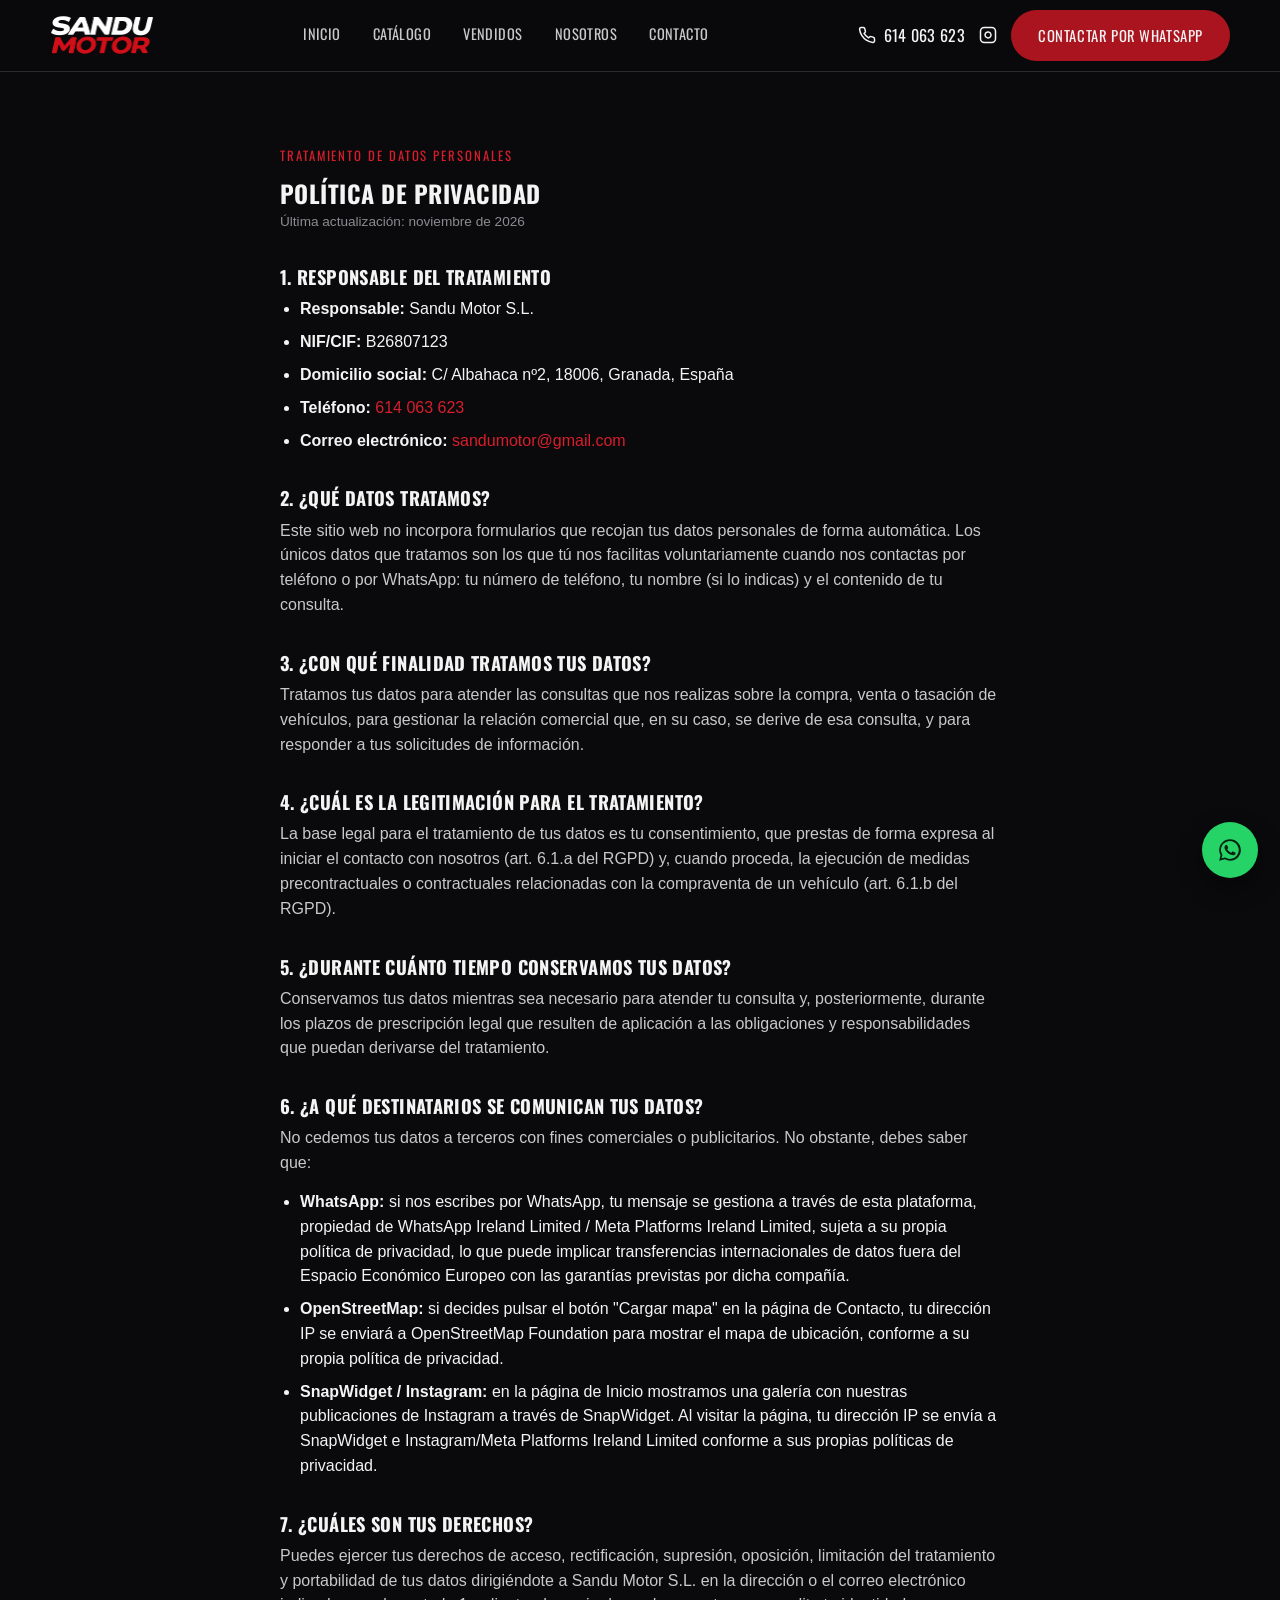
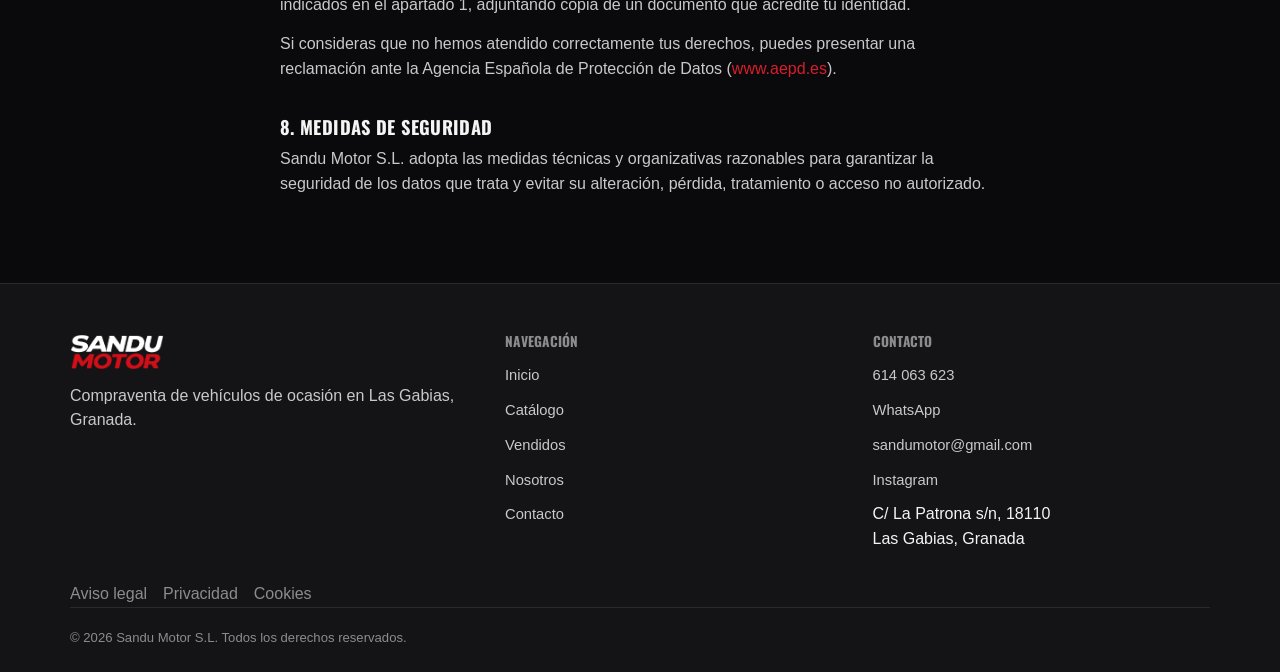
<file: privacidad.html>
<!doctype html>
<html lang="es">
<head>
<meta charset="UTF-8">
<meta name="viewport" content="width=device-width, initial-scale=1">
<title>Política de Privacidad | SANDU MOTOR</title>
<meta name="description" content="Cómo tratamos tus datos personales en sandumotor.es, conforme al RGPD.">
<link rel="canonical" href="https://www.sandumotor.es/privacidad.html">
<link rel="icon" type="image/png" sizes="32x32" href="img/favicon-32.png">
<link rel="icon" type="image/png" sizes="16x16" href="img/favicon-16.png">
<link rel="apple-touch-icon" href="img/apple-touch-icon.png">
<link rel="icon" href="img/favicon.png">
<link rel="manifest" href="site.webmanifest">
<meta name="theme-color" content="#0a0a0c">
<link rel="stylesheet" href="css/styles.css?v=8">
<noscript><style>.section-head,.feature-card,.vehicle-card,.faq-item,.about-grid>div,.contact-grid>div,.vehicle-detail>div,.cta-band{opacity:1!important;transform:none!important;}</style></noscript>
</head>
<body>

<header class="site-header">
  <div class="container header-inner">
    <a href="index.html" class="brand">
      <img src="img/logo.png" alt="SANDU MOTOR">
    </a>
    <nav class="main-nav">
      <a href="index.html">Inicio</a>
      <a href="catalogo.html">Catálogo</a>
      <a href="vendidos.html">Vendidos</a>
      <a href="nosotros.html">Nosotros</a>
      <a href="contacto.html">Contacto</a>
    </nav>
    <div class="header-actions">
      <a href="tel:+34614063623" class="header-phone">
        <svg width="18" height="18" viewBox="0 0 24 24" fill="none" stroke="currentColor" stroke-width="2"><path d="M22 16.92v3a2 2 0 0 1-2.18 2 19.79 19.79 0 0 1-8.63-3.07 19.5 19.5 0 0 1-6-6 19.79 19.79 0 0 1-3.07-8.67A2 2 0 0 1 4.11 2h3a2 2 0 0 1 2 1.72c.127.96.361 1.903.7 2.81a2 2 0 0 1-.45 2.11L8.09 9.91a16 16 0 0 0 6 6l1.27-1.27a2 2 0 0 1 2.11-.45c.907.339 1.85.573 2.81.7A2 2 0 0 1 22 16.92z"/></svg>
        <span class="header-phone-label">614 063 623</span>
      </a>
      <a href="https://www.instagram.com/sandu_motor/" target="_blank" rel="noopener" class="header-phone" aria-label="Instagram">
        <svg width="18" height="18" viewBox="0 0 24 24" fill="none" stroke="currentColor" stroke-width="2"><rect x="2" y="2" width="20" height="20" rx="5"/><path d="M16 11.37A4 4 0 1 1 12.63 8 4 4 0 0 1 16 11.37z"/><line x1="17.5" y1="6.5" x2="17.51" y2="6.5"/></svg>
      </a>
      <a href="https://wa.me/34614063623" target="_blank" rel="noopener" class="btn btn-primary">
        <span class="long">Contactar por WhatsApp</span><span>WhatsApp</span>
      </a>
      <button class="nav-toggle" aria-label="Abrir menú" aria-expanded="false">
        <svg width="20" height="20" viewBox="0 0 24 24" fill="none" stroke="currentColor" stroke-width="2"><line x1="3" y1="6" x2="21" y2="6"/><line x1="3" y1="12" x2="21" y2="12"/><line x1="3" y1="18" x2="21" y2="18"/></svg>
      </button>
    </div>
  </div>
</header>

<section class="section">
  <div class="container legal-page">
    <span class="kicker">Tratamiento de datos personales</span>
    <h1>Política de Privacidad</h1>

    <p class="legal-updated">Última actualización: noviembre de 2026</p>

    <h2>1. Responsable del tratamiento</h2>
    <ul>
      <li><strong>Responsable:</strong> Sandu Motor S.L.</li>
      <li><strong>NIF/CIF:</strong> B26807123</li>
      <li><strong>Domicilio social:</strong> C/ Albahaca nº2, 18006, Granada, España</li>
      <li><strong>Teléfono:</strong> <a href="tel:+34614063623">614 063 623</a></li>
      <li><strong>Correo electrónico:</strong> <a href="mailto:sandumotor@gmail.com">sandumotor@gmail.com</a></li>
    </ul>

    <h2>2. ¿Qué datos tratamos?</h2>
    <p>Este sitio web no incorpora formularios que recojan tus datos personales de forma automática. Los únicos datos que tratamos son los que tú nos facilitas voluntariamente cuando nos contactas por teléfono o por WhatsApp: tu número de teléfono, tu nombre (si lo indicas) y el contenido de tu consulta.</p>

    <h2>3. ¿Con qué finalidad tratamos tus datos?</h2>
    <p>Tratamos tus datos para atender las consultas que nos realizas sobre la compra, venta o tasación de vehículos, para gestionar la relación comercial que, en su caso, se derive de esa consulta, y para responder a tus solicitudes de información.</p>

    <h2>4. ¿Cuál es la legitimación para el tratamiento?</h2>
    <p>La base legal para el tratamiento de tus datos es tu consentimiento, que prestas de forma expresa al iniciar el contacto con nosotros (art. 6.1.a del RGPD) y, cuando proceda, la ejecución de medidas precontractuales o contractuales relacionadas con la compraventa de un vehículo (art. 6.1.b del RGPD).</p>

    <h2>5. ¿Durante cuánto tiempo conservamos tus datos?</h2>
    <p>Conservamos tus datos mientras sea necesario para atender tu consulta y, posteriormente, durante los plazos de prescripción legal que resulten de aplicación a las obligaciones y responsabilidades que puedan derivarse del tratamiento.</p>

    <h2>6. ¿A qué destinatarios se comunican tus datos?</h2>
    <p>No cedemos tus datos a terceros con fines comerciales o publicitarios. No obstante, debes saber que:</p>
    <ul>
      <li><strong>WhatsApp:</strong> si nos escribes por WhatsApp, tu mensaje se gestiona a través de esta plataforma, propiedad de WhatsApp Ireland Limited / Meta Platforms Ireland Limited, sujeta a su propia política de privacidad, lo que puede implicar transferencias internacionales de datos fuera del Espacio Económico Europeo con las garantías previstas por dicha compañía.</li>
      <li><strong>OpenStreetMap:</strong> si decides pulsar el botón "Cargar mapa" en la página de Contacto, tu dirección IP se enviará a OpenStreetMap Foundation para mostrar el mapa de ubicación, conforme a su propia política de privacidad.</li>
      <li><strong>SnapWidget / Instagram:</strong> en la página de Inicio mostramos una galería con nuestras publicaciones de Instagram a través de SnapWidget. Al visitar la página, tu dirección IP se envía a SnapWidget e Instagram/Meta Platforms Ireland Limited conforme a sus propias políticas de privacidad.</li>
    </ul>

    <h2>7. ¿Cuáles son tus derechos?</h2>
    <p>Puedes ejercer tus derechos de acceso, rectificación, supresión, oposición, limitación del tratamiento y portabilidad de tus datos dirigiéndote a Sandu Motor S.L. en la dirección o el correo electrónico indicados en el apartado 1, adjuntando copia de un documento que acredite tu identidad.</p>
    <p>Si consideras que no hemos atendido correctamente tus derechos, puedes presentar una reclamación ante la Agencia Española de Protección de Datos (<a href="https://www.aepd.es" target="_blank" rel="noopener">www.aepd.es</a>).</p>

    <h2>8. Medidas de seguridad</h2>
    <p>Sandu Motor S.L. adopta las medidas técnicas y organizativas razonables para garantizar la seguridad de los datos que trata y evitar su alteración, pérdida, tratamiento o acceso no autorizado.</p>

  </div>
</section>

<footer class="site-footer">
  <div class="container">
    <div class="footer-grid">
      <div>
        <img src="img/logo.png" alt="SANDU MOTOR">
        <p>Compraventa de vehículos de ocasión en Las Gabias, Granada.</p>
      </div>
      <div class="footer-col">
        <h4>Navegación</h4>
        <ul>
          <li><a href="index.html">Inicio</a></li>
          <li><a href="catalogo.html">Catálogo</a></li>
          <li><a href="vendidos.html">Vendidos</a></li>
          <li><a href="nosotros.html">Nosotros</a></li>
          <li><a href="contacto.html">Contacto</a></li>
        </ul>
      </div>
      <div class="footer-col">
        <h4>Contacto</h4>
        <ul>
          <li><a href="tel:+34614063623">614 063 623</a></li>
          <li><a href="https://wa.me/34614063623" target="_blank" rel="noopener">WhatsApp</a></li>
          <li><a href="mailto:sandumotor@gmail.com">sandumotor@gmail.com</a></li>
          <li><a href="https://www.instagram.com/sandu_motor/" target="_blank" rel="noopener">Instagram</a></li>
          <li>C/ La Patrona s/n, 18110<br>Las Gabias, Granada</li>
        </ul>
      </div>
    </div>
    <div class="footer-legal-links">
      <a href="aviso-legal.html">Aviso legal</a>
      <a href="privacidad.html">Privacidad</a>
      <a href="cookies.html">Cookies</a>
    </div>
    <div class="footer-bottom">
      <span>© <span id="year"></span> Sandu Motor S.L. Todos los derechos reservados.</span>
    </div>
  </div>
</footer>

<a href="https://wa.me/34614063623" target="_blank" rel="noopener" class="wa-float" aria-label="WhatsApp">
  <svg width="26" height="26" viewBox="0 0 24 24" fill="currentColor"><path d="M12.04 2c-5.52 0-10 4.48-10 10 0 1.77.46 3.45 1.26 4.9L2 22l5.25-1.38A9.95 9.95 0 0 0 12.04 22c5.52 0 10-4.48 10-10s-4.48-10-10-10zm0 18.2c-1.6 0-3.1-.43-4.4-1.2l-.32-.19-3.12.82.83-3.04-.2-.33a8.2 8.2 0 1 1 7.21 3.94zm4.52-6.12c-.25-.12-1.47-.72-1.7-.8-.23-.08-.4-.12-.56.12-.17.25-.65.8-.8.96-.15.17-.3.19-.55.06-.25-.12-1.05-.39-2-1.23-.74-.66-1.24-1.47-1.38-1.72-.15-.25-.02-.38.11-.5.11-.11.25-.3.37-.44.12-.15.16-.25.25-.42.08-.17.04-.31-.02-.44-.06-.12-.56-1.35-.77-1.85-.2-.48-.41-.42-.56-.43h-.48c-.17 0-.44.06-.67.31-.23.25-.87.85-.87 2.08s.9 2.41 1.02 2.58c.12.17 1.78 2.72 4.3 3.81.6.26 1.07.41 1.44.53.6.19 1.15.16 1.58.1.48-.07 1.47-.6 1.68-1.18.21-.58.21-1.07.15-1.18-.06-.1-.23-.17-.48-.29z"/></svg>
</a>

<script>document.getElementById("year").textContent = new Date().getFullYear();</script>
<script src="js/main.js?v=9"></script>
</body>
</html>
</file>
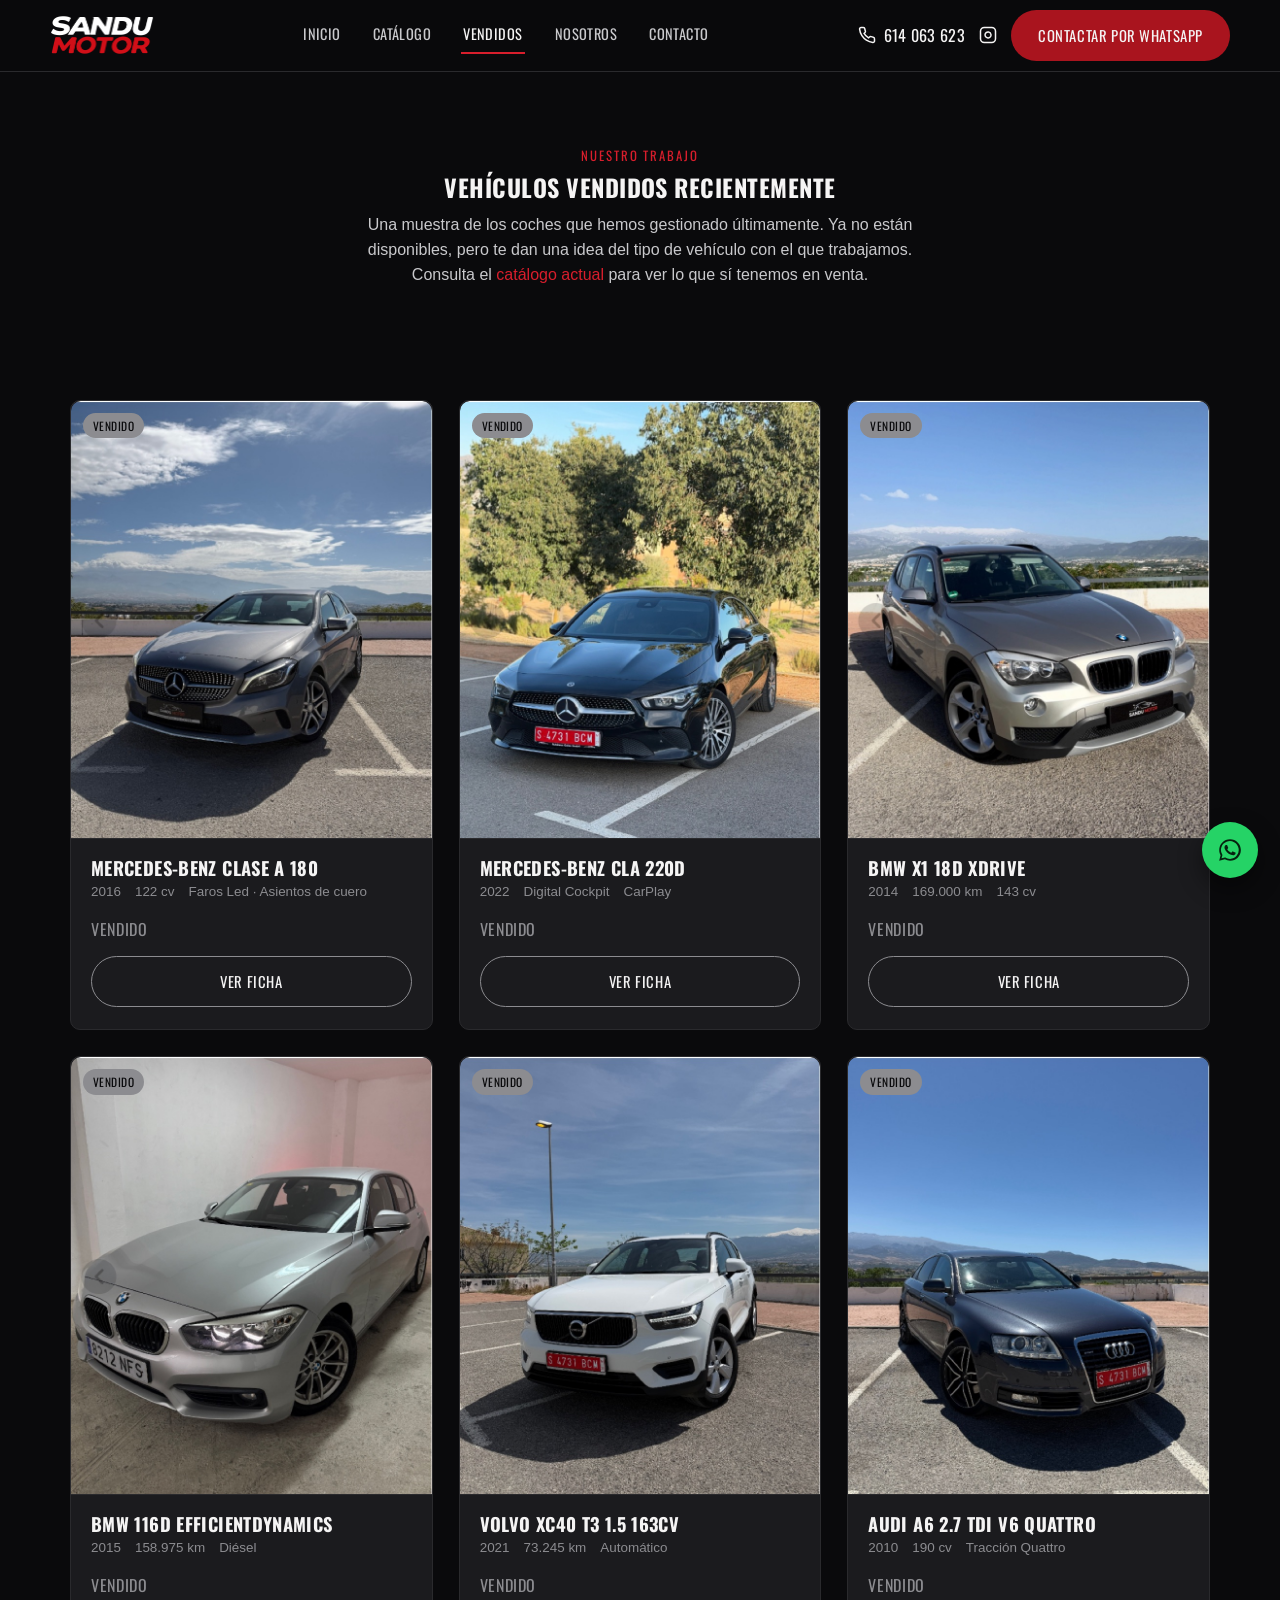
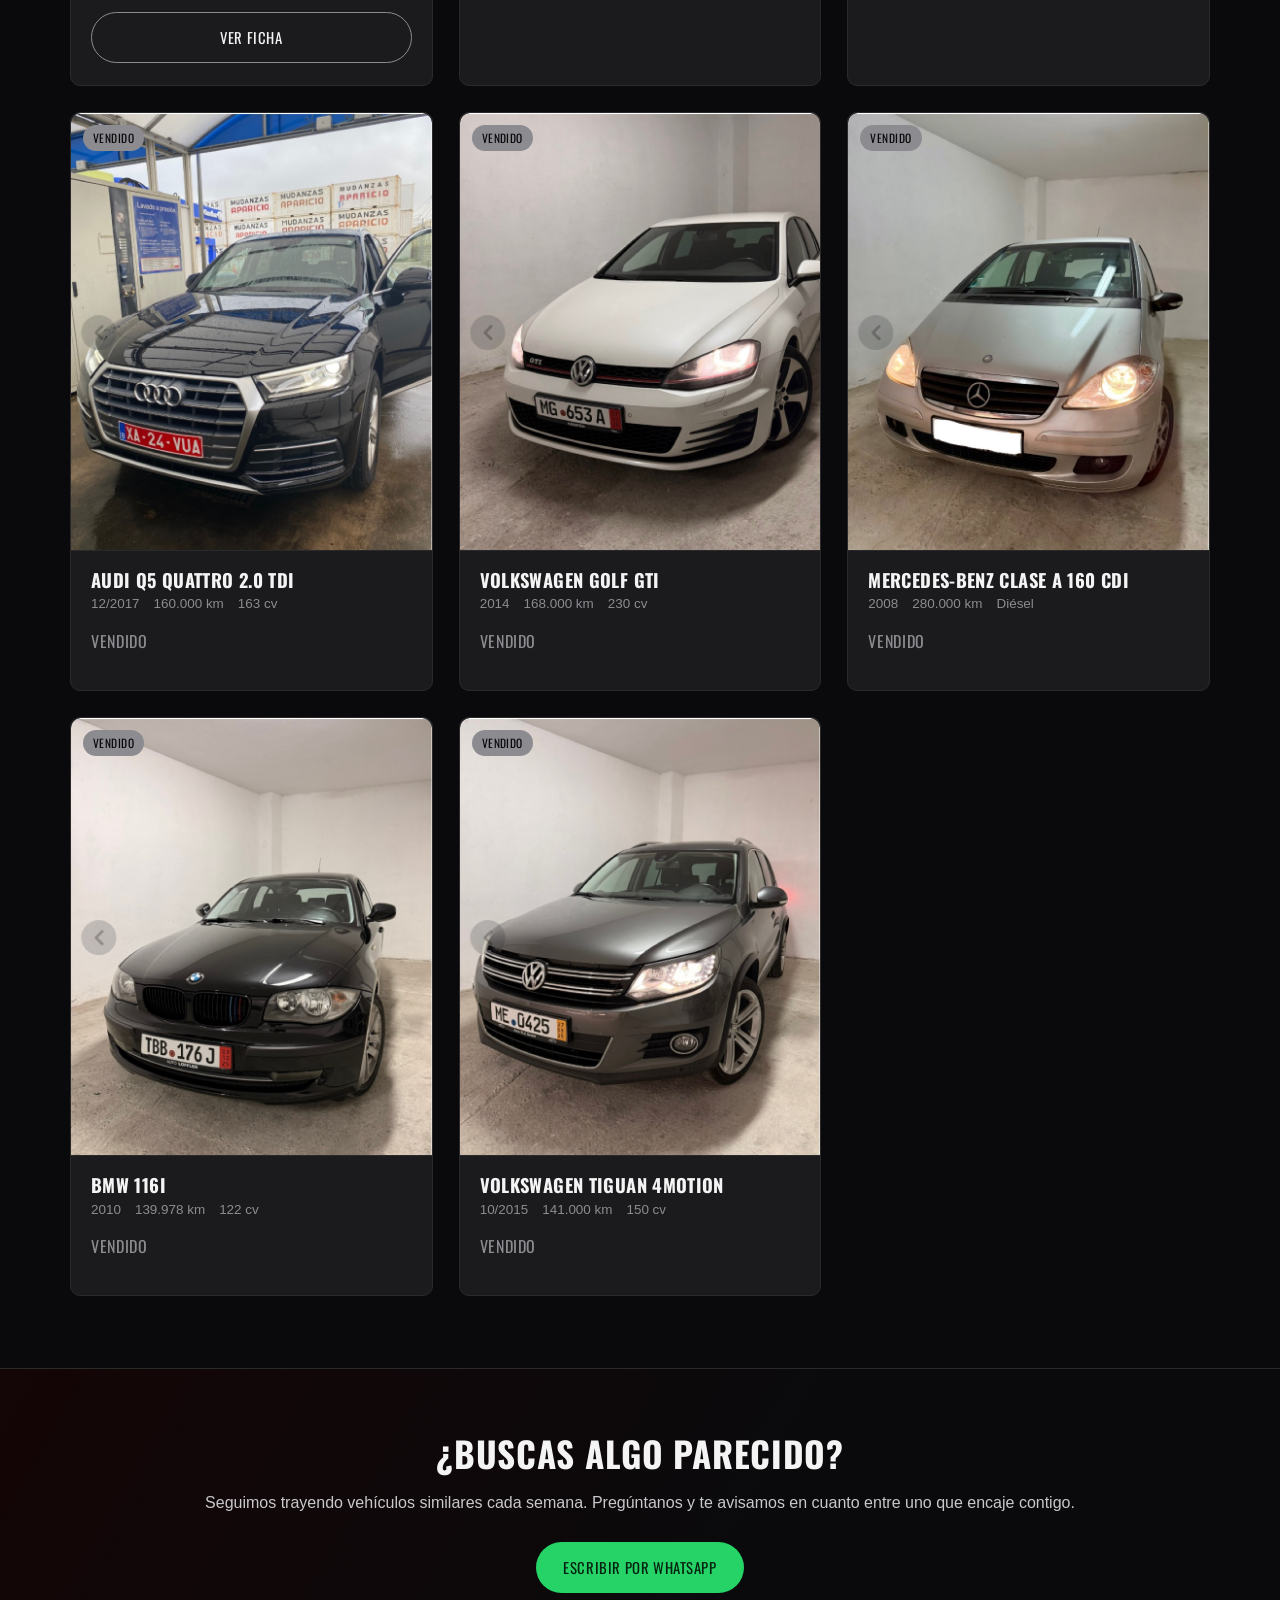
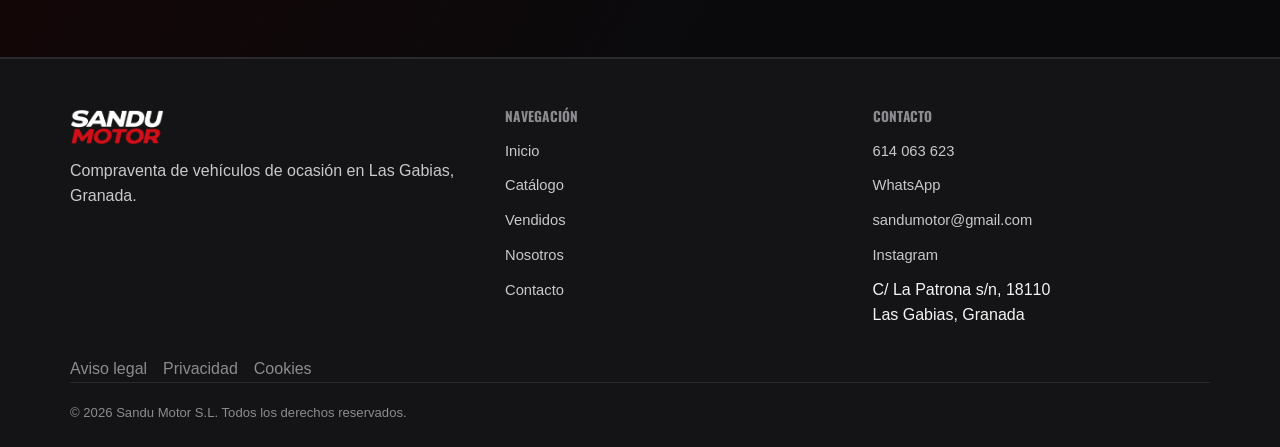
<file: vendidos.html>
<!doctype html>
<html lang="es">
<head>
<meta charset="UTF-8">
<meta name="viewport" content="width=device-width, initial-scale=1">
<title>Vehículos vendidos | SANDU MOTOR</title>
<meta name="description" content="Algunos de los vehículos que hemos vendido recientemente en SANDU MOTOR, Las Gabias (Granada).">
<link rel="canonical" href="https://www.sandumotor.es/vendidos.html">
<link rel="icon" type="image/png" sizes="32x32" href="img/favicon-32.png">
<link rel="icon" type="image/png" sizes="16x16" href="img/favicon-16.png">
<link rel="apple-touch-icon" href="img/apple-touch-icon.png">
<link rel="icon" href="img/favicon.png">
<link rel="manifest" href="site.webmanifest">
<meta name="theme-color" content="#0a0a0c">
<meta property="og:type" content="website">
<meta property="og:locale" content="es_ES">
<meta property="og:site_name" content="SANDU MOTOR">
<meta property="og:title" content="Vehículos vendidos | SANDU MOTOR">
<meta property="og:description" content="Algunos de los vehículos que hemos vendido recientemente en SANDU MOTOR, Las Gabias (Granada).">
<meta property="og:image" content="https://www.sandumotor.es/img/og-image.jpg">
<meta property="og:image:width" content="1200">
<meta property="og:image:height" content="630">
<meta property="og:url" content="https://www.sandumotor.es/vendidos.html">
<meta name="twitter:card" content="summary_large_image">
<meta name="twitter:title" content="Vehículos vendidos | SANDU MOTOR">
<meta name="twitter:description" content="Algunos de los vehículos que hemos vendido recientemente en SANDU MOTOR.">
<meta name="twitter:image" content="https://www.sandumotor.es/img/og-image.jpg">
<link rel="stylesheet" href="css/styles.css?v=8">
<noscript><style>.section-head,.feature-card,.vehicle-card,.faq-item,.about-grid>div,.contact-grid>div,.vehicle-detail>div,.cta-band{opacity:1!important;transform:none!important;}</style></noscript>
</head>
<body>

<header class="site-header">
  <div class="container header-inner">
    <a href="index.html" class="brand">
      <img src="img/logo.png" alt="SANDU MOTOR">
    </a>
    <nav class="main-nav">
      <a href="index.html">Inicio</a>
      <a href="catalogo.html">Catálogo</a>
      <a href="vendidos.html" class="active">Vendidos</a>
      <a href="nosotros.html">Nosotros</a>
      <a href="contacto.html">Contacto</a>
    </nav>
    <div class="header-actions">
      <a href="tel:+34614063623" class="header-phone">
        <svg width="18" height="18" viewBox="0 0 24 24" fill="none" stroke="currentColor" stroke-width="2"><path d="M22 16.92v3a2 2 0 0 1-2.18 2 19.79 19.79 0 0 1-8.63-3.07 19.5 19.5 0 0 1-6-6 19.79 19.79 0 0 1-3.07-8.67A2 2 0 0 1 4.11 2h3a2 2 0 0 1 2 1.72c.127.96.361 1.903.7 2.81a2 2 0 0 1-.45 2.11L8.09 9.91a16 16 0 0 0 6 6l1.27-1.27a2 2 0 0 1 2.11-.45c.907.339 1.85.573 2.81.7A2 2 0 0 1 22 16.92z"/></svg>
        <span class="header-phone-label">614 063 623</span>
      </a>
      <a href="https://www.instagram.com/sandu_motor/" target="_blank" rel="noopener" class="header-phone" aria-label="Instagram">
        <svg width="18" height="18" viewBox="0 0 24 24" fill="none" stroke="currentColor" stroke-width="2"><rect x="2" y="2" width="20" height="20" rx="5"/><path d="M16 11.37A4 4 0 1 1 12.63 8 4 4 0 0 1 16 11.37z"/><line x1="17.5" y1="6.5" x2="17.51" y2="6.5"/></svg>
      </a>
      <a href="https://wa.me/34614063623" target="_blank" rel="noopener" class="btn btn-primary">
        <span class="long">Contactar por WhatsApp</span><span>WhatsApp</span>
      </a>
      <button class="nav-toggle" aria-label="Abrir menú" aria-expanded="false">
        <svg width="20" height="20" viewBox="0 0 24 24" fill="none" stroke="currentColor" stroke-width="2"><line x1="3" y1="6" x2="21" y2="6"/><line x1="3" y1="12" x2="21" y2="12"/><line x1="3" y1="18" x2="21" y2="18"/></svg>
      </button>
    </div>
  </div>
</header>

<section class="section" style="padding-bottom:0;">
  <div class="container section-head">
    <span class="kicker">Nuestro trabajo</span>
    <h1>Vehículos vendidos recientemente</h1>
    <p>Una muestra de los coches que hemos gestionado últimamente. Ya no están disponibles, pero te dan una idea del tipo de vehículo con el que trabajamos. Consulta el <a href="catalogo.html" style="color:var(--red-bright)">catálogo actual</a> para ver lo que sí tenemos en venta.</p>
  </div>
</section>

<section class="section">
  <div class="container">
    <div class="vehicles-grid">

      <article class="vehicle-card sold">
        <div class="vehicle-photo">
          <span class="vehicle-tag sold">Vendido</span>
          <img src="img/vendidos/mercedes-clase-a180.jpg" alt="Mercedes-Benz Clase A 180 - vendido">
        </div>
        <div class="vehicle-body">
          <h3>Mercedes-Benz Clase A 180</h3>
          <div class="vehicle-meta">
            <span>2016</span><span>122 cv</span><span>Faros Led · Asientos de cuero</span>
          </div>
          <div class="vehicle-price">Vendido</div>
          <a href="vehiculos/mercedes-clase-a180.html" class="btn btn-outline btn-block">Ver ficha</a>
        </div>
      </article>

      <article class="vehicle-card sold">
        <div class="vehicle-photo">
          <span class="vehicle-tag sold">Vendido</span>
          <img src="img/vendidos/mercedes-cla-220d.jpg" alt="Mercedes-Benz CLA 220d - vendido">
        </div>
        <div class="vehicle-body">
          <h3>Mercedes-Benz CLA 220d</h3>
          <div class="vehicle-meta">
            <span>2022</span><span>Digital Cockpit</span><span>CarPlay</span>
          </div>
          <div class="vehicle-price">Vendido</div>
          <a href="vehiculos/mercedes-cla-220d.html" class="btn btn-outline btn-block">Ver ficha</a>
        </div>
      </article>

      <article class="vehicle-card sold">
        <div class="vehicle-photo">
          <span class="vehicle-tag sold">Vendido</span>
          <img src="img/vendidos/bmw-x1.jpg" alt="BMW X1 - vendido">
        </div>
        <div class="vehicle-body">
          <h3>BMW X1 18D XDrive</h3>
          <div class="vehicle-meta">
            <span>2014</span><span>169.000 km</span><span>143 cv</span>
          </div>
          <div class="vehicle-price">Vendido</div>
          <a href="vehiculos/bmw-x1-18d-xdrive.html" class="btn btn-outline btn-block">Ver ficha</a>
        </div>
      </article>

      <article class="vehicle-card sold">
        <div class="vehicle-photo">
          <span class="vehicle-tag sold">Vendido</span>
          <img src="img/vendidos/bmw-116d.jpg" alt="BMW 116d EfficientDynamics - vendido">
        </div>
        <div class="vehicle-body">
          <h3>BMW 116d EfficientDynamics</h3>
          <div class="vehicle-meta">
            <span>2015</span><span>158.975 km</span><span>Diésel</span>
          </div>
          <div class="vehicle-price">Vendido</div>
          <a href="vehiculos/bmw-116d-efficientdynamics.html" class="btn btn-outline btn-block">Ver ficha</a>
        </div>
      </article>

      <article class="vehicle-card sold">
        <div class="vehicle-photo">
          <span class="vehicle-tag sold">Vendido</span>
          <img src="img/vendidos/volvo-xc40.jpg" alt="Volvo XC40 - vendido">
        </div>
        <div class="vehicle-body">
          <h3>Volvo XC40 T3 1.5 163cv</h3>
          <div class="vehicle-meta">
            <span>2021</span><span>73.245 km</span><span>Automático</span>
          </div>
          <div class="vehicle-price">Vendido</div>
        </div>
      </article>

      <article class="vehicle-card sold">
        <div class="vehicle-photo">
          <span class="vehicle-tag sold">Vendido</span>
          <img src="img/vendidos/audi-a6.jpg" alt="Audi A6 Quattro - vendido">
        </div>
        <div class="vehicle-body">
          <h3>Audi A6 2.7 TDI V6 Quattro</h3>
          <div class="vehicle-meta">
            <span>2010</span><span>190 cv</span><span>Tracción Quattro</span>
          </div>
          <div class="vehicle-price">Vendido</div>
        </div>
      </article>

      <article class="vehicle-card sold">
        <div class="vehicle-photo">
          <span class="vehicle-tag sold">Vendido</span>
          <img src="img/vendidos/audi-q5.jpg" alt="Audi Q5 Quattro - vendido">
        </div>
        <div class="vehicle-body">
          <h3>Audi Q5 Quattro 2.0 TDI</h3>
          <div class="vehicle-meta">
            <span>12/2017</span><span>160.000 km</span><span>163 cv</span>
          </div>
          <div class="vehicle-price">Vendido</div>
        </div>
      </article>

      <article class="vehicle-card sold">
        <div class="vehicle-photo">
          <span class="vehicle-tag sold">Vendido</span>
          <img src="img/vendidos/vw-golf-gti.jpg" alt="Volkswagen Golf GTI - vendido">
        </div>
        <div class="vehicle-body">
          <h3>Volkswagen Golf GTI</h3>
          <div class="vehicle-meta">
            <span>2014</span><span>168.000 km</span><span>230 cv</span>
          </div>
          <div class="vehicle-price">Vendido</div>
        </div>
      </article>

      <article class="vehicle-card sold">
        <div class="vehicle-photo">
          <span class="vehicle-tag sold">Vendido</span>
          <img src="img/vendidos/mercedes-clase-a160.jpg" alt="Mercedes-Benz Clase A 160 CDI - vendido">
        </div>
        <div class="vehicle-body">
          <h3>Mercedes-Benz Clase A 160 CDI</h3>
          <div class="vehicle-meta">
            <span>2008</span><span>280.000 km</span><span>Diésel</span>
          </div>
          <div class="vehicle-price">Vendido</div>
        </div>
      </article>

      <article class="vehicle-card sold">
        <div class="vehicle-photo">
          <span class="vehicle-tag sold">Vendido</span>
          <img src="img/vendidos/bmw-116i.jpg" alt="BMW 116i - vendido">
        </div>
        <div class="vehicle-body">
          <h3>BMW 116i</h3>
          <div class="vehicle-meta">
            <span>2010</span><span>139.978 km</span><span>122 cv</span>
          </div>
          <div class="vehicle-price">Vendido</div>
        </div>
      </article>

      <article class="vehicle-card sold">
        <div class="vehicle-photo">
          <span class="vehicle-tag sold">Vendido</span>
          <img src="img/vendidos/vw-tiguan.jpg" alt="Volkswagen Tiguan 4Motion - vendido">
        </div>
        <div class="vehicle-body">
          <h3>Volkswagen Tiguan 4Motion</h3>
          <div class="vehicle-meta">
            <span>10/2015</span><span>141.000 km</span><span>150 cv</span>
          </div>
          <div class="vehicle-price">Vendido</div>
        </div>
      </article>

    </div>
  </div>
</section>

<section class="cta-band">
  <div class="container">
    <h2>¿Buscas algo parecido?</h2>
    <p>Seguimos trayendo vehículos similares cada semana. Pregúntanos y te avisamos en cuanto entre uno que encaje contigo.</p>
    <a href="https://wa.me/34614063623?text=Hola%2C%20he%20visto%20vuestros%20veh%C3%ADculos%20vendidos%20y%20quer%C3%ADa%20preguntar%20por%20algo%20similar" target="_blank" rel="noopener" class="btn btn-whatsapp">Escribir por WhatsApp</a>
  </div>
</section>

<footer class="site-footer">
  <div class="container">
    <div class="footer-grid">
      <div>
        <img src="img/logo.png" alt="SANDU MOTOR">
        <p>Compraventa de vehículos de ocasión en Las Gabias, Granada.</p>
      </div>
      <div class="footer-col">
        <h4>Navegación</h4>
        <ul>
          <li><a href="index.html">Inicio</a></li>
          <li><a href="catalogo.html">Catálogo</a></li>
          <li><a href="vendidos.html">Vendidos</a></li>
          <li><a href="nosotros.html">Nosotros</a></li>
          <li><a href="contacto.html">Contacto</a></li>
        </ul>
      </div>
      <div class="footer-col">
        <h4>Contacto</h4>
        <ul>
          <li><a href="tel:+34614063623">614 063 623</a></li>
          <li><a href="https://wa.me/34614063623" target="_blank" rel="noopener">WhatsApp</a></li>
          <li><a href="mailto:sandumotor@gmail.com">sandumotor@gmail.com</a></li>
          <li><a href="https://www.instagram.com/sandu_motor/" target="_blank" rel="noopener">Instagram</a></li>
          <li>C/ La Patrona s/n, 18110<br>Las Gabias, Granada</li>
        </ul>
      </div>
    </div>
    <div class="footer-legal-links">
      <a href="aviso-legal.html">Aviso legal</a>
      <a href="privacidad.html">Privacidad</a>
      <a href="cookies.html">Cookies</a>
    </div>
    <div class="footer-bottom">
      <span>© <span id="year"></span> Sandu Motor S.L. Todos los derechos reservados.</span>
    </div>
  </div>
</footer>

<a href="https://wa.me/34614063623" target="_blank" rel="noopener" class="wa-float" aria-label="WhatsApp">
  <svg width="26" height="26" viewBox="0 0 24 24" fill="currentColor"><path d="M12.04 2c-5.52 0-10 4.48-10 10 0 1.77.46 3.45 1.26 4.9L2 22l5.25-1.38A9.95 9.95 0 0 0 12.04 22c5.52 0 10-4.48 10-10s-4.48-10-10-10zm0 18.2c-1.6 0-3.1-.43-4.4-1.2l-.32-.19-3.12.82.83-3.04-.2-.33a8.2 8.2 0 1 1 7.21 3.94zm4.52-6.12c-.25-.12-1.47-.72-1.7-.8-.23-.08-.4-.12-.56.12-.17.25-.65.8-.8.96-.15.17-.3.19-.55.06-.25-.12-1.05-.39-2-1.23-.74-.66-1.24-1.47-1.38-1.72-.15-.25-.02-.38.11-.5.11-.11.25-.3.37-.44.12-.15.16-.25.25-.42.08-.17.04-.31-.02-.44-.06-.12-.56-1.35-.77-1.85-.2-.48-.41-.42-.56-.43h-.48c-.17 0-.44.06-.67.31-.23.25-.87.85-.87 2.08s.9 2.41 1.02 2.58c.12.17 1.78 2.72 4.3 3.81.6.26 1.07.41 1.44.53.6.19 1.15.16 1.58.1.48-.07 1.47-.6 1.68-1.18.21-.58.21-1.07.15-1.18-.06-.1-.23-.17-.48-.29z"/></svg>
</a>

<script>document.getElementById("year").textContent = new Date().getFullYear();</script>
<script src="js/main.js?v=9"></script>
</body>
</html>
</file>
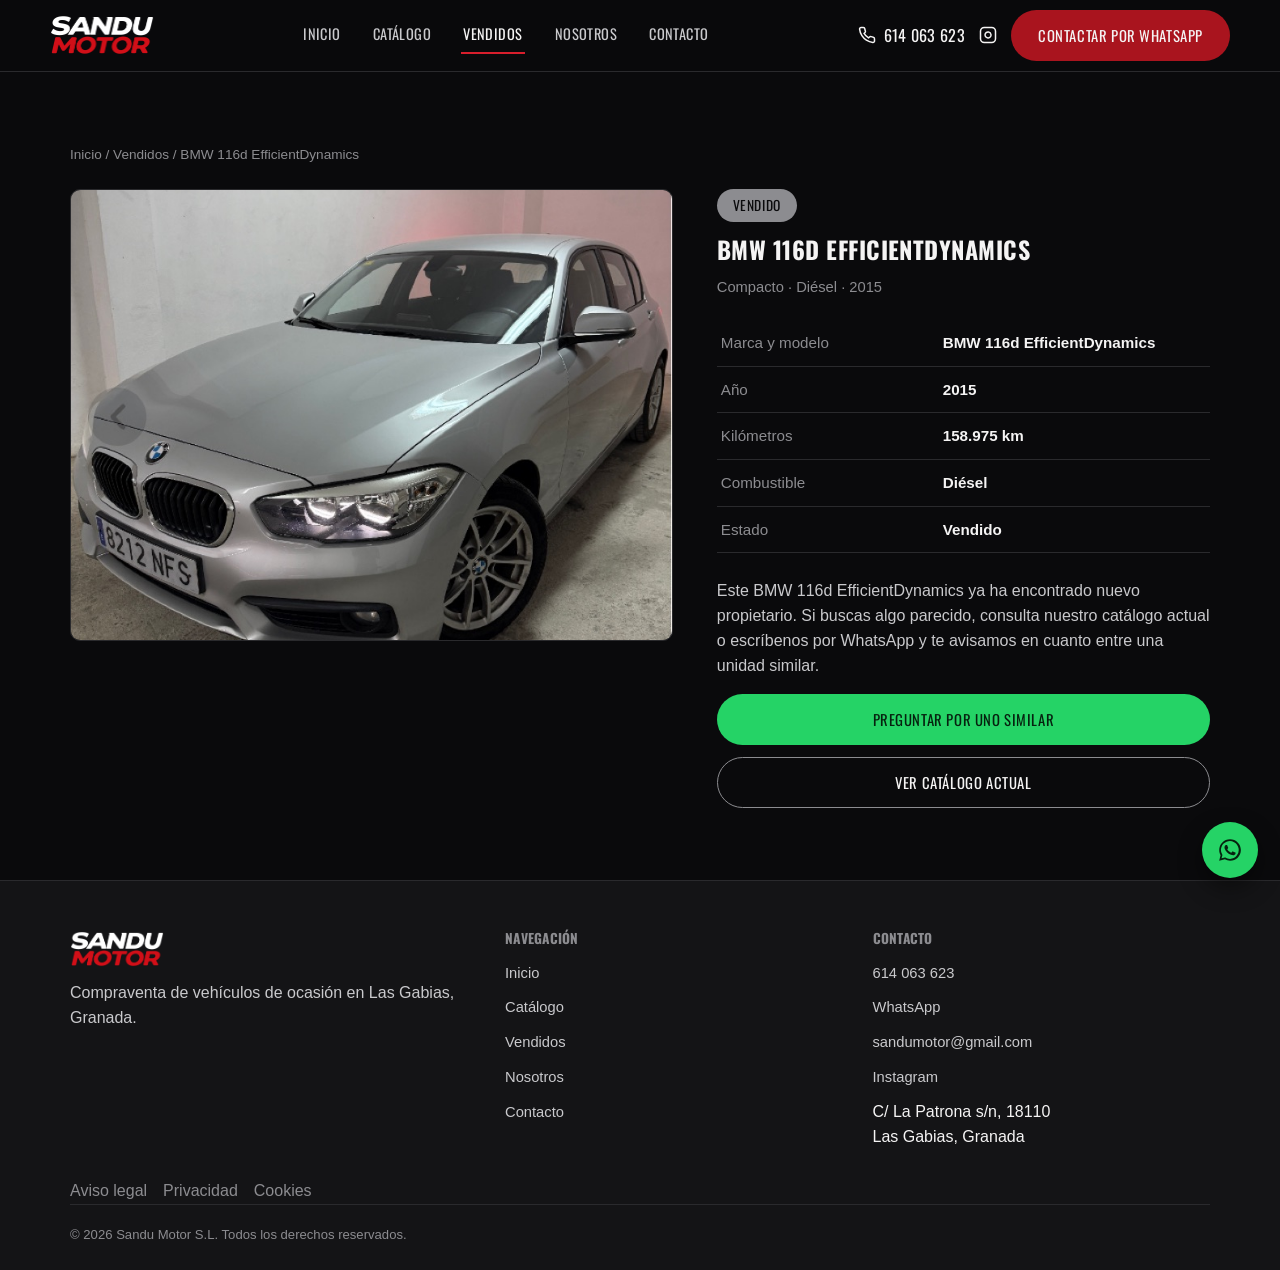
<file: vehiculos/bmw-116d-efficientdynamics.html>
<!doctype html>
<html lang="es">
<head>
<meta charset="UTF-8">
<meta name="viewport" content="width=device-width, initial-scale=1">
<title>BMW 116d EfficientDynamics (Vendido) | SANDU MOTOR</title>
<meta name="description" content="BMW 116d EfficientDynamics vendido por SANDU MOTOR. Consulta nuestro catálogo actual o pregúntanos por un vehículo similar.">
<link rel="canonical" href="https://www.sandumotor.es/vehiculos/bmw-116d-efficientdynamics.html">
<link rel="icon" type="image/png" sizes="32x32" href="../img/favicon-32.png">
<link rel="icon" type="image/png" sizes="16x16" href="../img/favicon-16.png">
<link rel="apple-touch-icon" href="../img/apple-touch-icon.png">
<link rel="icon" href="../img/favicon.png">
<link rel="manifest" href="../site.webmanifest">
<meta name="theme-color" content="#0a0a0c">
<meta name="robots" content="noindex, follow">
<meta property="og:type" content="website">
<meta property="og:locale" content="es_ES">
<meta property="og:site_name" content="SANDU MOTOR">
<meta property="og:title" content="BMW 116d EfficientDynamics (Vendido) | SANDU MOTOR">
<meta property="og:description" content="BMW 116d EfficientDynamics vendido por SANDU MOTOR. Consulta nuestro catálogo actual o pregúntanos por un vehículo similar.">
<meta property="og:image" content="https://www.sandumotor.es/img/vendidos/bmw-116d.jpg">
<meta property="og:url" content="https://www.sandumotor.es/vehiculos/bmw-116d-efficientdynamics.html">
<meta name="twitter:card" content="summary_large_image">
<meta name="twitter:title" content="BMW 116d EfficientDynamics (Vendido) | SANDU MOTOR">
<meta name="twitter:description" content="BMW 116d EfficientDynamics vendido por SANDU MOTOR. Consulta nuestro catálogo actual o pregúntanos por un vehículo similar.">
<meta name="twitter:image" content="https://www.sandumotor.es/img/vendidos/bmw-116d.jpg">
<link rel="stylesheet" href="../css/styles.css?v=8">
<noscript><style>.section-head,.feature-card,.vehicle-card,.faq-item,.about-grid>div,.contact-grid>div,.vehicle-detail>div,.cta-band{opacity:1!important;transform:none!important;}</style></noscript>
</head>
<body>

<header class="site-header">
  <div class="container header-inner">
    <a href="../index.html" class="brand">
      <img src="../img/logo.png" alt="SANDU MOTOR">
    </a>
    <nav class="main-nav">
      <a href="../index.html">Inicio</a>
      <a href="../catalogo.html">Catálogo</a>
      <a href="../vendidos.html" class="active">Vendidos</a>
      <a href="../nosotros.html">Nosotros</a>
      <a href="../contacto.html">Contacto</a>
    </nav>
    <div class="header-actions">
      <a href="tel:+34614063623" class="header-phone">
        <svg width="18" height="18" viewBox="0 0 24 24" fill="none" stroke="currentColor" stroke-width="2"><path d="M22 16.92v3a2 2 0 0 1-2.18 2 19.79 19.79 0 0 1-8.63-3.07 19.5 19.5 0 0 1-6-6 19.79 19.79 0 0 1-3.07-8.67A2 2 0 0 1 4.11 2h3a2 2 0 0 1 2 1.72c.127.96.361 1.903.7 2.81a2 2 0 0 1-.45 2.11L8.09 9.91a16 16 0 0 0 6 6l1.27-1.27a2 2 0 0 1 2.11-.45c.907.339 1.85.573 2.81.7A2 2 0 0 1 22 16.92z"/></svg>
        <span class="header-phone-label">614 063 623</span>
      </a>
      <a href="https://www.instagram.com/sandu_motor/" target="_blank" rel="noopener" class="header-phone" aria-label="Instagram">
        <svg width="18" height="18" viewBox="0 0 24 24" fill="none" stroke="currentColor" stroke-width="2"><rect x="2" y="2" width="20" height="20" rx="5"/><path d="M16 11.37A4 4 0 1 1 12.63 8 4 4 0 0 1 16 11.37z"/><line x1="17.5" y1="6.5" x2="17.51" y2="6.5"/></svg>
      </a>
      <a href="https://wa.me/34614063623" target="_blank" rel="noopener" class="btn btn-primary">
        <span class="long">Contactar por WhatsApp</span><span>WhatsApp</span>
      </a>
      <button class="nav-toggle" aria-label="Abrir menú" aria-expanded="false">
        <svg width="20" height="20" viewBox="0 0 24 24" fill="none" stroke="currentColor" stroke-width="2"><line x1="3" y1="6" x2="21" y2="6"/><line x1="3" y1="12" x2="21" y2="12"/><line x1="3" y1="18" x2="21" y2="18"/></svg>
      </button>
    </div>
  </div>
</header>

<section class="section">
  <div class="container">
    <p class="breadcrumb"><a href="../index.html">Inicio</a> / <a href="../vendidos.html">Vendidos</a> / BMW 116d EfficientDynamics</p>

    <div class="vehicle-detail sold">
      <div>
        <div class="gallery-main">
          <img src="../img/vendidos/bmw-116d.jpg" alt="BMW 116d EfficientDynamics - vendido">
        </div>
      </div>

      <div>
        <span class="detail-sold-badge">Vendido</span>
        <h1>BMW 116d EfficientDynamics</h1>
        <p class="detail-sub">Compacto · Diésel · 2015</p>

        <table class="spec-table">
          <tr><td>Marca y modelo</td><td>BMW 116d EfficientDynamics</td></tr>
          <tr><td>Año</td><td>2015</td></tr>
          <tr><td>Kilómetros</td><td>158.975 km</td></tr>
          <tr><td>Combustible</td><td>Diésel</td></tr>
          <tr><td>Estado</td><td>Vendido</td></tr>
        </table>

        <p>Este BMW 116d EfficientDynamics ya ha encontrado nuevo propietario. Si buscas algo parecido, consulta nuestro catálogo actual o escríbenos por WhatsApp y te avisamos en cuanto entre una unidad similar.</p>

        <div class="detail-actions">
          <a href="https://wa.me/34614063623?text=Hola%2C%20he%20visto%20el%20BMW%20116d%20EfficientDynamics%20vendido%20y%20me%20interesa%20algo%20similar" target="_blank" rel="noopener" class="btn btn-whatsapp btn-block">Preguntar por uno similar</a>
          <a href="../catalogo.html" class="btn btn-outline btn-block">Ver catálogo actual</a>
        </div>
      </div>
    </div>
  </div>
</section>

<footer class="site-footer">
  <div class="container">
    <div class="footer-grid">
      <div>
        <img src="../img/logo.png" alt="SANDU MOTOR">
        <p>Compraventa de vehículos de ocasión en Las Gabias, Granada.</p>
      </div>
      <div class="footer-col">
        <h4>Navegación</h4>
        <ul>
          <li><a href="../index.html">Inicio</a></li>
          <li><a href="../catalogo.html">Catálogo</a></li>
          <li><a href="../vendidos.html">Vendidos</a></li>
          <li><a href="../nosotros.html">Nosotros</a></li>
          <li><a href="../contacto.html">Contacto</a></li>
        </ul>
      </div>
      <div class="footer-col">
        <h4>Contacto</h4>
        <ul>
          <li><a href="tel:+34614063623">614 063 623</a></li>
          <li><a href="https://wa.me/34614063623" target="_blank" rel="noopener">WhatsApp</a></li>
          <li><a href="mailto:sandumotor@gmail.com">sandumotor@gmail.com</a></li>
          <li><a href="https://www.instagram.com/sandu_motor/" target="_blank" rel="noopener">Instagram</a></li>
          <li>C/ La Patrona s/n, 18110<br>Las Gabias, Granada</li>
        </ul>
      </div>
    </div>
    <div class="footer-legal-links">
      <a href="../aviso-legal.html">Aviso legal</a>
      <a href="../privacidad.html">Privacidad</a>
      <a href="../cookies.html">Cookies</a>
    </div>
    <div class="footer-bottom">
      <span>© <span id="year"></span> Sandu Motor S.L. Todos los derechos reservados.</span>
    </div>
  </div>
</footer>

<a href="https://wa.me/34614063623" target="_blank" rel="noopener" class="wa-float" aria-label="WhatsApp">
  <svg width="26" height="26" viewBox="0 0 24 24" fill="currentColor"><path d="M12.04 2c-5.52 0-10 4.48-10 10 0 1.77.46 3.45 1.26 4.9L2 22l5.25-1.38A9.95 9.95 0 0 0 12.04 22c5.52 0 10-4.48 10-10s-4.48-10-10-10zm0 18.2c-1.6 0-3.1-.43-4.4-1.2l-.32-.19-3.12.82.83-3.04-.2-.33a8.2 8.2 0 1 1 7.21 3.94zm4.52-6.12c-.25-.12-1.47-.72-1.7-.8-.23-.08-.4-.12-.56.12-.17.25-.65.8-.8.96-.15.17-.3.19-.55.06-.25-.12-1.05-.39-2-1.23-.74-.66-1.24-1.47-1.38-1.72-.15-.25-.02-.38.11-.5.11-.11.25-.3.37-.44.12-.15.16-.25.25-.42.08-.17.04-.31-.02-.44-.06-.12-.56-1.35-.77-1.85-.2-.48-.41-.42-.56-.43h-.48c-.17 0-.44.06-.67.31-.23.25-.87.85-.87 2.08s.9 2.41 1.02 2.58c.12.17 1.78 2.72 4.3 3.81.6.26 1.07.41 1.44.53.6.19 1.15.16 1.58.1.48-.07 1.47-.6 1.68-1.18.21-.58.21-1.07.15-1.18-.06-.1-.23-.17-.48-.29z"/></svg>
</a>

<script>document.getElementById("year").textContent = new Date().getFullYear();</script>
<script src="../js/main.js?v=9"></script>
</body>
</html>
</file>
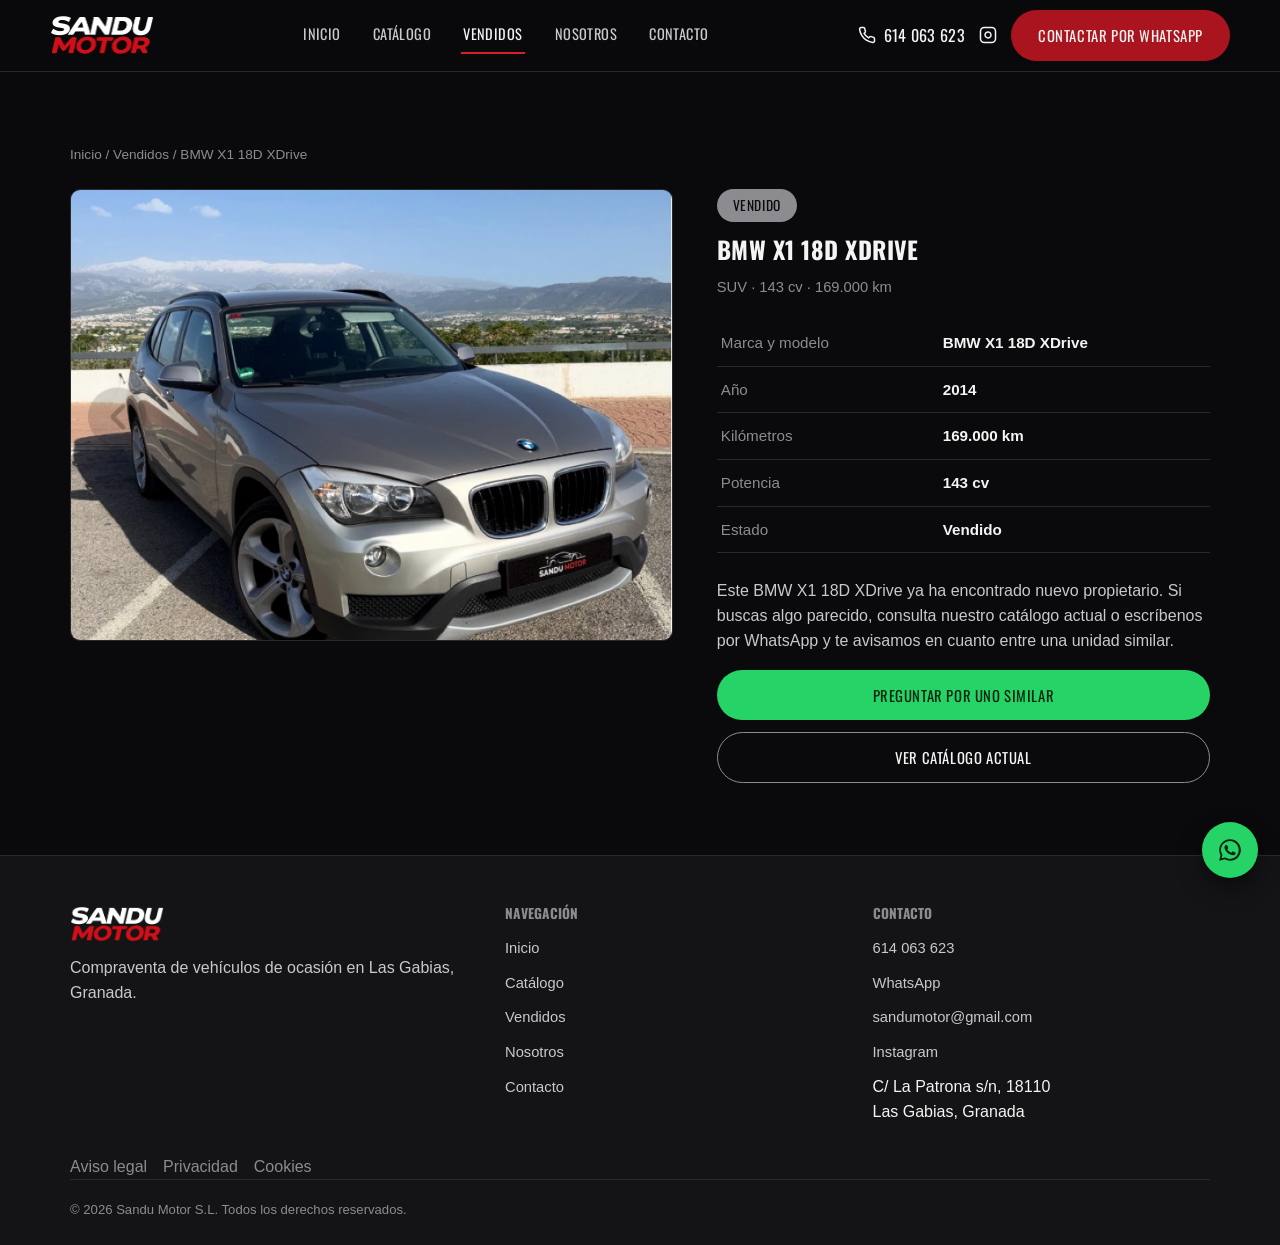
<file: vehiculos/bmw-x1-18d-xdrive.html>
<!doctype html>
<html lang="es">
<head>
<meta charset="UTF-8">
<meta name="viewport" content="width=device-width, initial-scale=1">
<title>BMW X1 18D XDrive (Vendido) | SANDU MOTOR</title>
<meta name="description" content="BMW X1 18D XDrive vendido por SANDU MOTOR. Consulta nuestro catálogo actual o pregúntanos por un vehículo similar.">
<link rel="canonical" href="https://www.sandumotor.es/vehiculos/bmw-x1-18d-xdrive.html">
<link rel="icon" type="image/png" sizes="32x32" href="../img/favicon-32.png">
<link rel="icon" type="image/png" sizes="16x16" href="../img/favicon-16.png">
<link rel="apple-touch-icon" href="../img/apple-touch-icon.png">
<link rel="icon" href="../img/favicon.png">
<link rel="manifest" href="../site.webmanifest">
<meta name="theme-color" content="#0a0a0c">
<meta name="robots" content="noindex, follow">
<meta property="og:type" content="website">
<meta property="og:locale" content="es_ES">
<meta property="og:site_name" content="SANDU MOTOR">
<meta property="og:title" content="BMW X1 18D XDrive (Vendido) | SANDU MOTOR">
<meta property="og:description" content="BMW X1 18D XDrive vendido por SANDU MOTOR. Consulta nuestro catálogo actual o pregúntanos por un vehículo similar.">
<meta property="og:image" content="https://www.sandumotor.es/img/vendidos/bmw-x1.jpg">
<meta property="og:url" content="https://www.sandumotor.es/vehiculos/bmw-x1-18d-xdrive.html">
<meta name="twitter:card" content="summary_large_image">
<meta name="twitter:title" content="BMW X1 18D XDrive (Vendido) | SANDU MOTOR">
<meta name="twitter:description" content="BMW X1 18D XDrive vendido por SANDU MOTOR. Consulta nuestro catálogo actual o pregúntanos por un vehículo similar.">
<meta name="twitter:image" content="https://www.sandumotor.es/img/vendidos/bmw-x1.jpg">
<link rel="stylesheet" href="../css/styles.css?v=8">
<noscript><style>.section-head,.feature-card,.vehicle-card,.faq-item,.about-grid>div,.contact-grid>div,.vehicle-detail>div,.cta-band{opacity:1!important;transform:none!important;}</style></noscript>
</head>
<body>

<header class="site-header">
  <div class="container header-inner">
    <a href="../index.html" class="brand">
      <img src="../img/logo.png" alt="SANDU MOTOR">
    </a>
    <nav class="main-nav">
      <a href="../index.html">Inicio</a>
      <a href="../catalogo.html">Catálogo</a>
      <a href="../vendidos.html" class="active">Vendidos</a>
      <a href="../nosotros.html">Nosotros</a>
      <a href="../contacto.html">Contacto</a>
    </nav>
    <div class="header-actions">
      <a href="tel:+34614063623" class="header-phone">
        <svg width="18" height="18" viewBox="0 0 24 24" fill="none" stroke="currentColor" stroke-width="2"><path d="M22 16.92v3a2 2 0 0 1-2.18 2 19.79 19.79 0 0 1-8.63-3.07 19.5 19.5 0 0 1-6-6 19.79 19.79 0 0 1-3.07-8.67A2 2 0 0 1 4.11 2h3a2 2 0 0 1 2 1.72c.127.96.361 1.903.7 2.81a2 2 0 0 1-.45 2.11L8.09 9.91a16 16 0 0 0 6 6l1.27-1.27a2 2 0 0 1 2.11-.45c.907.339 1.85.573 2.81.7A2 2 0 0 1 22 16.92z"/></svg>
        <span class="header-phone-label">614 063 623</span>
      </a>
      <a href="https://www.instagram.com/sandu_motor/" target="_blank" rel="noopener" class="header-phone" aria-label="Instagram">
        <svg width="18" height="18" viewBox="0 0 24 24" fill="none" stroke="currentColor" stroke-width="2"><rect x="2" y="2" width="20" height="20" rx="5"/><path d="M16 11.37A4 4 0 1 1 12.63 8 4 4 0 0 1 16 11.37z"/><line x1="17.5" y1="6.5" x2="17.51" y2="6.5"/></svg>
      </a>
      <a href="https://wa.me/34614063623" target="_blank" rel="noopener" class="btn btn-primary">
        <span class="long">Contactar por WhatsApp</span><span>WhatsApp</span>
      </a>
      <button class="nav-toggle" aria-label="Abrir menú" aria-expanded="false">
        <svg width="20" height="20" viewBox="0 0 24 24" fill="none" stroke="currentColor" stroke-width="2"><line x1="3" y1="6" x2="21" y2="6"/><line x1="3" y1="12" x2="21" y2="12"/><line x1="3" y1="18" x2="21" y2="18"/></svg>
      </button>
    </div>
  </div>
</header>

<section class="section">
  <div class="container">
    <p class="breadcrumb"><a href="../index.html">Inicio</a> / <a href="../vendidos.html">Vendidos</a> / BMW X1 18D XDrive</p>

    <div class="vehicle-detail sold">
      <div>
        <div class="gallery-main">
          <img src="../img/vendidos/bmw-x1.jpg" alt="BMW X1 18D XDrive - vendido">
        </div>
      </div>

      <div>
        <span class="detail-sold-badge">Vendido</span>
        <h1>BMW X1 18D XDrive</h1>
        <p class="detail-sub">SUV · 143 cv · 169.000 km</p>

        <table class="spec-table">
          <tr><td>Marca y modelo</td><td>BMW X1 18D XDrive</td></tr>
          <tr><td>Año</td><td>2014</td></tr>
          <tr><td>Kilómetros</td><td>169.000 km</td></tr>
          <tr><td>Potencia</td><td>143 cv</td></tr>
          <tr><td>Estado</td><td>Vendido</td></tr>
        </table>

        <p>Este BMW X1 18D XDrive ya ha encontrado nuevo propietario. Si buscas algo parecido, consulta nuestro catálogo actual o escríbenos por WhatsApp y te avisamos en cuanto entre una unidad similar.</p>

        <div class="detail-actions">
          <a href="https://wa.me/34614063623?text=Hola%2C%20he%20visto%20el%20BMW%20X1%2018D%20XDrive%20vendido%20y%20me%20interesa%20algo%20similar" target="_blank" rel="noopener" class="btn btn-whatsapp btn-block">Preguntar por uno similar</a>
          <a href="../catalogo.html" class="btn btn-outline btn-block">Ver catálogo actual</a>
        </div>
      </div>
    </div>
  </div>
</section>

<footer class="site-footer">
  <div class="container">
    <div class="footer-grid">
      <div>
        <img src="../img/logo.png" alt="SANDU MOTOR">
        <p>Compraventa de vehículos de ocasión en Las Gabias, Granada.</p>
      </div>
      <div class="footer-col">
        <h4>Navegación</h4>
        <ul>
          <li><a href="../index.html">Inicio</a></li>
          <li><a href="../catalogo.html">Catálogo</a></li>
          <li><a href="../vendidos.html">Vendidos</a></li>
          <li><a href="../nosotros.html">Nosotros</a></li>
          <li><a href="../contacto.html">Contacto</a></li>
        </ul>
      </div>
      <div class="footer-col">
        <h4>Contacto</h4>
        <ul>
          <li><a href="tel:+34614063623">614 063 623</a></li>
          <li><a href="https://wa.me/34614063623" target="_blank" rel="noopener">WhatsApp</a></li>
          <li><a href="mailto:sandumotor@gmail.com">sandumotor@gmail.com</a></li>
          <li><a href="https://www.instagram.com/sandu_motor/" target="_blank" rel="noopener">Instagram</a></li>
          <li>C/ La Patrona s/n, 18110<br>Las Gabias, Granada</li>
        </ul>
      </div>
    </div>
    <div class="footer-legal-links">
      <a href="../aviso-legal.html">Aviso legal</a>
      <a href="../privacidad.html">Privacidad</a>
      <a href="../cookies.html">Cookies</a>
    </div>
    <div class="footer-bottom">
      <span>© <span id="year"></span> Sandu Motor S.L. Todos los derechos reservados.</span>
    </div>
  </div>
</footer>

<a href="https://wa.me/34614063623" target="_blank" rel="noopener" class="wa-float" aria-label="WhatsApp">
  <svg width="26" height="26" viewBox="0 0 24 24" fill="currentColor"><path d="M12.04 2c-5.52 0-10 4.48-10 10 0 1.77.46 3.45 1.26 4.9L2 22l5.25-1.38A9.95 9.95 0 0 0 12.04 22c5.52 0 10-4.48 10-10s-4.48-10-10-10zm0 18.2c-1.6 0-3.1-.43-4.4-1.2l-.32-.19-3.12.82.83-3.04-.2-.33a8.2 8.2 0 1 1 7.21 3.94zm4.52-6.12c-.25-.12-1.47-.72-1.7-.8-.23-.08-.4-.12-.56.12-.17.25-.65.8-.8.96-.15.17-.3.19-.55.06-.25-.12-1.05-.39-2-1.23-.74-.66-1.24-1.47-1.38-1.72-.15-.25-.02-.38.11-.5.11-.11.25-.3.37-.44.12-.15.16-.25.25-.42.08-.17.04-.31-.02-.44-.06-.12-.56-1.35-.77-1.85-.2-.48-.41-.42-.56-.43h-.48c-.17 0-.44.06-.67.31-.23.25-.87.85-.87 2.08s.9 2.41 1.02 2.58c.12.17 1.78 2.72 4.3 3.81.6.26 1.07.41 1.44.53.6.19 1.15.16 1.58.1.48-.07 1.47-.6 1.68-1.18.21-.58.21-1.07.15-1.18-.06-.1-.23-.17-.48-.29z"/></svg>
</a>

<script>document.getElementById("year").textContent = new Date().getFullYear();</script>
<script src="../js/main.js?v=9"></script>
</body>
</html>
</file>
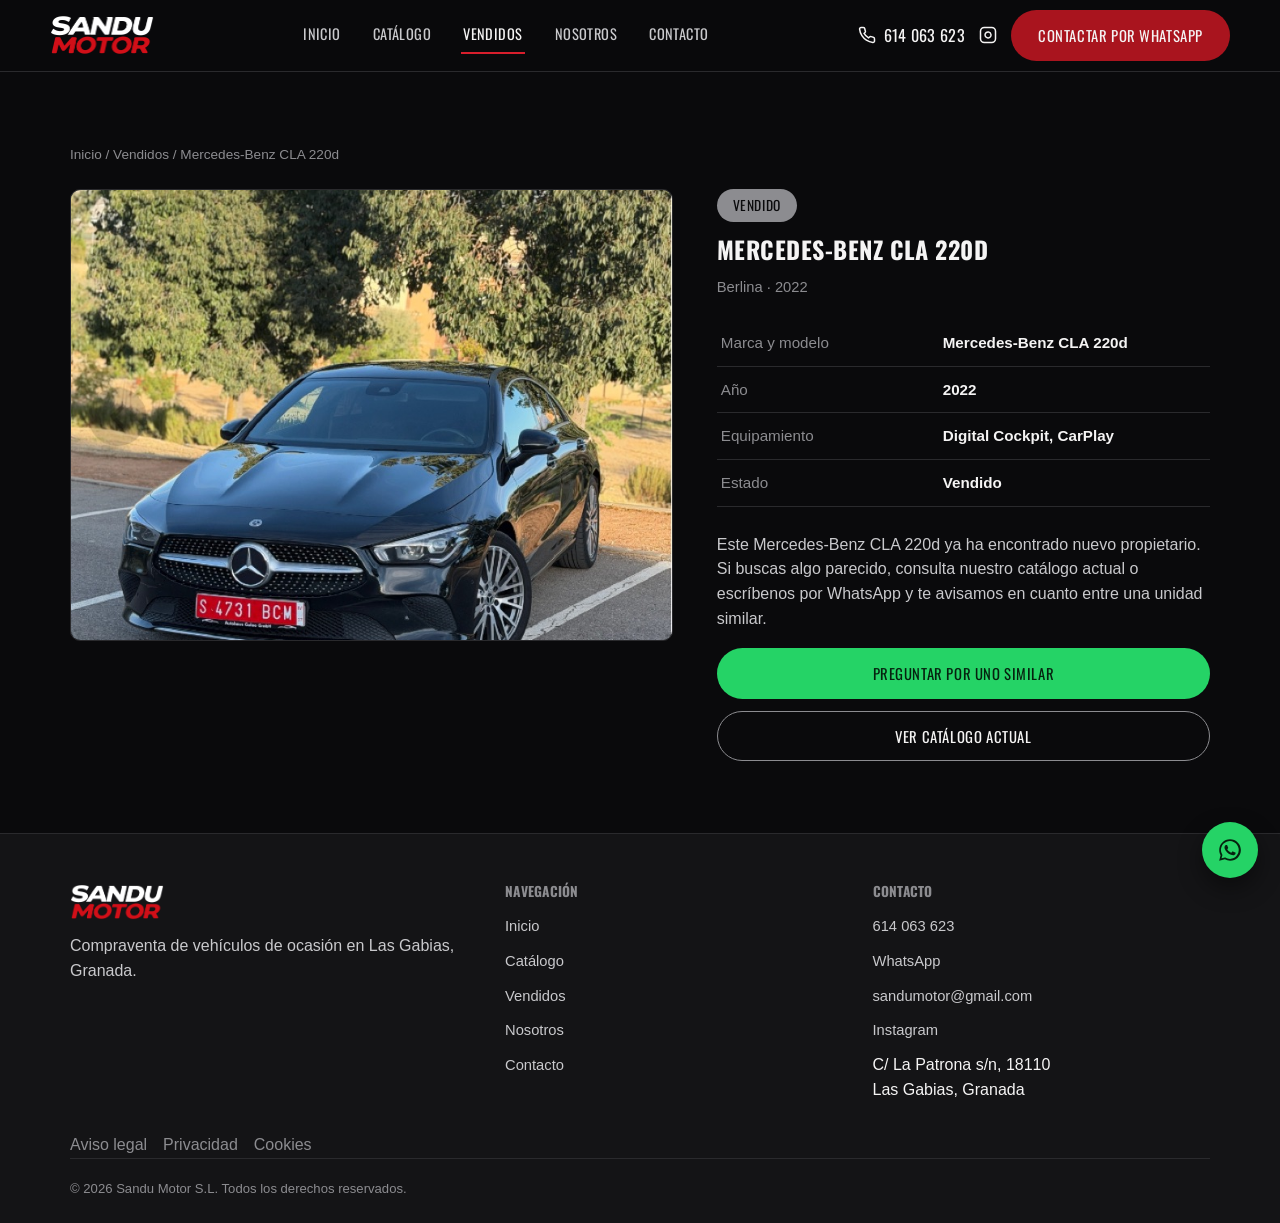
<file: vehiculos/mercedes-cla-220d.html>
<!doctype html>
<html lang="es">
<head>
<meta charset="UTF-8">
<meta name="viewport" content="width=device-width, initial-scale=1">
<title>Mercedes-Benz CLA 220d (Vendido) | SANDU MOTOR</title>
<meta name="description" content="Mercedes-Benz CLA 220d vendido por SANDU MOTOR. Consulta nuestro catálogo actual o pregúntanos por un vehículo similar.">
<link rel="canonical" href="https://www.sandumotor.es/vehiculos/mercedes-cla-220d.html">
<link rel="icon" type="image/png" sizes="32x32" href="../img/favicon-32.png">
<link rel="icon" type="image/png" sizes="16x16" href="../img/favicon-16.png">
<link rel="apple-touch-icon" href="../img/apple-touch-icon.png">
<link rel="icon" href="../img/favicon.png">
<link rel="manifest" href="../site.webmanifest">
<meta name="theme-color" content="#0a0a0c">
<meta name="robots" content="noindex, follow">
<meta property="og:type" content="website">
<meta property="og:locale" content="es_ES">
<meta property="og:site_name" content="SANDU MOTOR">
<meta property="og:title" content="Mercedes-Benz CLA 220d (Vendido) | SANDU MOTOR">
<meta property="og:description" content="Mercedes-Benz CLA 220d vendido por SANDU MOTOR. Consulta nuestro catálogo actual o pregúntanos por un vehículo similar.">
<meta property="og:image" content="https://www.sandumotor.es/img/vendidos/mercedes-cla-220d.jpg">
<meta property="og:url" content="https://www.sandumotor.es/vehiculos/mercedes-cla-220d.html">
<meta name="twitter:card" content="summary_large_image">
<meta name="twitter:title" content="Mercedes-Benz CLA 220d (Vendido) | SANDU MOTOR">
<meta name="twitter:description" content="Mercedes-Benz CLA 220d vendido por SANDU MOTOR. Consulta nuestro catálogo actual o pregúntanos por un vehículo similar.">
<meta name="twitter:image" content="https://www.sandumotor.es/img/vendidos/mercedes-cla-220d.jpg">
<link rel="stylesheet" href="../css/styles.css?v=8">
<noscript><style>.section-head,.feature-card,.vehicle-card,.faq-item,.about-grid>div,.contact-grid>div,.vehicle-detail>div,.cta-band{opacity:1!important;transform:none!important;}</style></noscript>
</head>
<body>

<header class="site-header">
  <div class="container header-inner">
    <a href="../index.html" class="brand">
      <img src="../img/logo.png" alt="SANDU MOTOR">
    </a>
    <nav class="main-nav">
      <a href="../index.html">Inicio</a>
      <a href="../catalogo.html">Catálogo</a>
      <a href="../vendidos.html" class="active">Vendidos</a>
      <a href="../nosotros.html">Nosotros</a>
      <a href="../contacto.html">Contacto</a>
    </nav>
    <div class="header-actions">
      <a href="tel:+34614063623" class="header-phone">
        <svg width="18" height="18" viewBox="0 0 24 24" fill="none" stroke="currentColor" stroke-width="2"><path d="M22 16.92v3a2 2 0 0 1-2.18 2 19.79 19.79 0 0 1-8.63-3.07 19.5 19.5 0 0 1-6-6 19.79 19.79 0 0 1-3.07-8.67A2 2 0 0 1 4.11 2h3a2 2 0 0 1 2 1.72c.127.96.361 1.903.7 2.81a2 2 0 0 1-.45 2.11L8.09 9.91a16 16 0 0 0 6 6l1.27-1.27a2 2 0 0 1 2.11-.45c.907.339 1.85.573 2.81.7A2 2 0 0 1 22 16.92z"/></svg>
        <span class="header-phone-label">614 063 623</span>
      </a>
      <a href="https://www.instagram.com/sandu_motor/" target="_blank" rel="noopener" class="header-phone" aria-label="Instagram">
        <svg width="18" height="18" viewBox="0 0 24 24" fill="none" stroke="currentColor" stroke-width="2"><rect x="2" y="2" width="20" height="20" rx="5"/><path d="M16 11.37A4 4 0 1 1 12.63 8 4 4 0 0 1 16 11.37z"/><line x1="17.5" y1="6.5" x2="17.51" y2="6.5"/></svg>
      </a>
      <a href="https://wa.me/34614063623" target="_blank" rel="noopener" class="btn btn-primary">
        <span class="long">Contactar por WhatsApp</span><span>WhatsApp</span>
      </a>
      <button class="nav-toggle" aria-label="Abrir menú" aria-expanded="false">
        <svg width="20" height="20" viewBox="0 0 24 24" fill="none" stroke="currentColor" stroke-width="2"><line x1="3" y1="6" x2="21" y2="6"/><line x1="3" y1="12" x2="21" y2="12"/><line x1="3" y1="18" x2="21" y2="18"/></svg>
      </button>
    </div>
  </div>
</header>

<section class="section">
  <div class="container">
    <p class="breadcrumb"><a href="../index.html">Inicio</a> / <a href="../vendidos.html">Vendidos</a> / Mercedes-Benz CLA 220d</p>

    <div class="vehicle-detail sold">
      <div>
        <div class="gallery-main">
          <img src="../img/vendidos/mercedes-cla-220d.jpg" alt="Mercedes-Benz CLA 220d - vendido">
        </div>
      </div>

      <div>
        <span class="detail-sold-badge">Vendido</span>
        <h1>Mercedes-Benz CLA 220d</h1>
        <p class="detail-sub">Berlina · 2022</p>

        <table class="spec-table">
          <tr><td>Marca y modelo</td><td>Mercedes-Benz CLA 220d</td></tr>
          <tr><td>Año</td><td>2022</td></tr>
          <tr><td>Equipamiento</td><td>Digital Cockpit, CarPlay</td></tr>
          <tr><td>Estado</td><td>Vendido</td></tr>
        </table>

        <p>Este Mercedes-Benz CLA 220d ya ha encontrado nuevo propietario. Si buscas algo parecido, consulta nuestro catálogo actual o escríbenos por WhatsApp y te avisamos en cuanto entre una unidad similar.</p>

        <div class="detail-actions">
          <a href="https://wa.me/34614063623?text=Hola%2C%20he%20visto%20el%20Mercedes-Benz%20CLA%20220d%20vendido%20y%20me%20interesa%20algo%20similar" target="_blank" rel="noopener" class="btn btn-whatsapp btn-block">Preguntar por uno similar</a>
          <a href="../catalogo.html" class="btn btn-outline btn-block">Ver catálogo actual</a>
        </div>
      </div>
    </div>
  </div>
</section>

<footer class="site-footer">
  <div class="container">
    <div class="footer-grid">
      <div>
        <img src="../img/logo.png" alt="SANDU MOTOR">
        <p>Compraventa de vehículos de ocasión en Las Gabias, Granada.</p>
      </div>
      <div class="footer-col">
        <h4>Navegación</h4>
        <ul>
          <li><a href="../index.html">Inicio</a></li>
          <li><a href="../catalogo.html">Catálogo</a></li>
          <li><a href="../vendidos.html">Vendidos</a></li>
          <li><a href="../nosotros.html">Nosotros</a></li>
          <li><a href="../contacto.html">Contacto</a></li>
        </ul>
      </div>
      <div class="footer-col">
        <h4>Contacto</h4>
        <ul>
          <li><a href="tel:+34614063623">614 063 623</a></li>
          <li><a href="https://wa.me/34614063623" target="_blank" rel="noopener">WhatsApp</a></li>
          <li><a href="mailto:sandumotor@gmail.com">sandumotor@gmail.com</a></li>
          <li><a href="https://www.instagram.com/sandu_motor/" target="_blank" rel="noopener">Instagram</a></li>
          <li>C/ La Patrona s/n, 18110<br>Las Gabias, Granada</li>
        </ul>
      </div>
    </div>
    <div class="footer-legal-links">
      <a href="../aviso-legal.html">Aviso legal</a>
      <a href="../privacidad.html">Privacidad</a>
      <a href="../cookies.html">Cookies</a>
    </div>
    <div class="footer-bottom">
      <span>© <span id="year"></span> Sandu Motor S.L. Todos los derechos reservados.</span>
    </div>
  </div>
</footer>

<a href="https://wa.me/34614063623" target="_blank" rel="noopener" class="wa-float" aria-label="WhatsApp">
  <svg width="26" height="26" viewBox="0 0 24 24" fill="currentColor"><path d="M12.04 2c-5.52 0-10 4.48-10 10 0 1.77.46 3.45 1.26 4.9L2 22l5.25-1.38A9.95 9.95 0 0 0 12.04 22c5.52 0 10-4.48 10-10s-4.48-10-10-10zm0 18.2c-1.6 0-3.1-.43-4.4-1.2l-.32-.19-3.12.82.83-3.04-.2-.33a8.2 8.2 0 1 1 7.21 3.94zm4.52-6.12c-.25-.12-1.47-.72-1.7-.8-.23-.08-.4-.12-.56.12-.17.25-.65.8-.8.96-.15.17-.3.19-.55.06-.25-.12-1.05-.39-2-1.23-.74-.66-1.24-1.47-1.38-1.72-.15-.25-.02-.38.11-.5.11-.11.25-.3.37-.44.12-.15.16-.25.25-.42.08-.17.04-.31-.02-.44-.06-.12-.56-1.35-.77-1.85-.2-.48-.41-.42-.56-.43h-.48c-.17 0-.44.06-.67.31-.23.25-.87.85-.87 2.08s.9 2.41 1.02 2.58c.12.17 1.78 2.72 4.3 3.81.6.26 1.07.41 1.44.53.6.19 1.15.16 1.58.1.48-.07 1.47-.6 1.68-1.18.21-.58.21-1.07.15-1.18-.06-.1-.23-.17-.48-.29z"/></svg>
</a>

<script>document.getElementById("year").textContent = new Date().getFullYear();</script>
<script src="../js/main.js?v=9"></script>
</body>
</html>
</file>
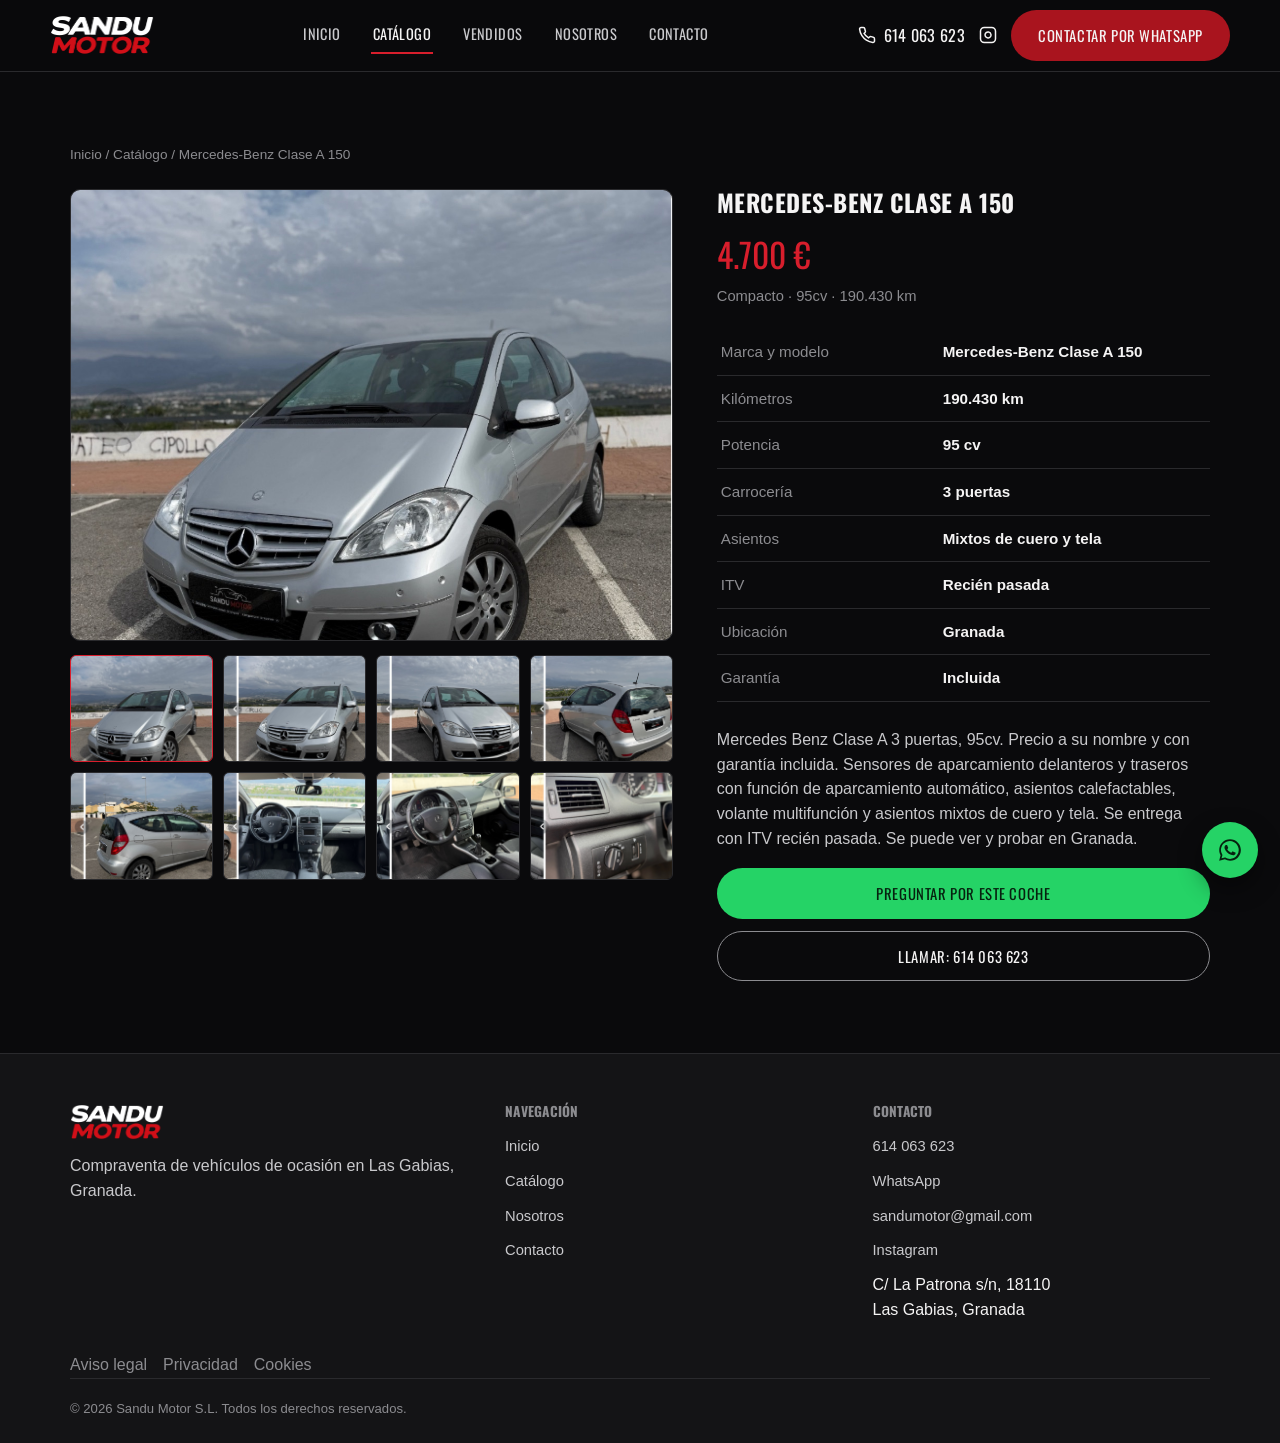
<file: vehiculos/mercedes-clase-a150.html>
<!doctype html>
<html lang="es">
<head>
<meta charset="UTF-8">
<meta name="viewport" content="width=device-width, initial-scale=1">
<title>Mercedes-Benz Clase A 150 | SANDU MOTOR</title>
<meta name="description" content="Mercedes-Benz Clase A 150 95cv en venta en SANDU MOTOR, Las Gabias (Granada). 190.430 km, garantía incluida.">
<link rel="canonical" href="https://www.sandumotor.es/vehiculos/mercedes-clase-a150.html">
<link rel="icon" type="image/png" sizes="32x32" href="../img/favicon-32.png">
<link rel="icon" type="image/png" sizes="16x16" href="../img/favicon-16.png">
<link rel="apple-touch-icon" href="../img/apple-touch-icon.png">
<link rel="icon" href="../img/favicon.png">
<link rel="manifest" href="../site.webmanifest">
<meta name="theme-color" content="#0a0a0c">
<meta property="og:type" content="product">
<meta property="og:locale" content="es_ES">
<meta property="og:site_name" content="SANDU MOTOR">
<meta property="og:title" content="Mercedes-Benz Clase A 150 — 4.700 € | SANDU MOTOR">
<meta property="og:description" content="95cv, 190.430 km, garantía incluida. En venta en SANDU MOTOR, Las Gabias (Granada).">
<meta property="og:image" content="https://www.sandumotor.es/img/vehiculos/mercedes-clase-a150/foto-01.jpg">
<meta property="og:url" content="https://www.sandumotor.es/vehiculos/mercedes-clase-a150.html">
<meta name="twitter:card" content="summary_large_image">
<meta name="twitter:title" content="Mercedes-Benz Clase A 150 — 4.700 € | SANDU MOTOR">
<meta name="twitter:description" content="95cv, 190.430 km, garantía incluida. En venta en SANDU MOTOR.">
<meta name="twitter:image" content="https://www.sandumotor.es/img/vehiculos/mercedes-clase-a150/foto-01.jpg">
<link rel="stylesheet" href="../css/styles.css?v=8">
<noscript><style>.section-head,.feature-card,.vehicle-card,.faq-item,.about-grid>div,.contact-grid>div,.vehicle-detail>div,.cta-band{opacity:1!important;transform:none!important;}</style></noscript>
</head>
<body>

<header class="site-header">
  <div class="container header-inner">
    <a href="../index.html" class="brand">
      <img src="../img/logo.png" alt="SANDU MOTOR">
    </a>
    <nav class="main-nav">
      <a href="../index.html">Inicio</a>
      <a href="../catalogo.html" class="active">Catálogo</a>
      <a href="../vendidos.html">Vendidos</a>
      <a href="../nosotros.html">Nosotros</a>
      <a href="../contacto.html">Contacto</a>
    </nav>
    <div class="header-actions">
      <a href="tel:+34614063623" class="header-phone">
        <svg width="18" height="18" viewBox="0 0 24 24" fill="none" stroke="currentColor" stroke-width="2"><path d="M22 16.92v3a2 2 0 0 1-2.18 2 19.79 19.79 0 0 1-8.63-3.07 19.5 19.5 0 0 1-6-6 19.79 19.79 0 0 1-3.07-8.67A2 2 0 0 1 4.11 2h3a2 2 0 0 1 2 1.72c.127.96.361 1.903.7 2.81a2 2 0 0 1-.45 2.11L8.09 9.91a16 16 0 0 0 6 6l1.27-1.27a2 2 0 0 1 2.11-.45c.907.339 1.85.573 2.81.7A2 2 0 0 1 22 16.92z"/></svg>
        <span class="header-phone-label">614 063 623</span>
      </a>
      <a href="https://www.instagram.com/sandu_motor/" target="_blank" rel="noopener" class="header-phone" aria-label="Instagram">
        <svg width="18" height="18" viewBox="0 0 24 24" fill="none" stroke="currentColor" stroke-width="2"><rect x="2" y="2" width="20" height="20" rx="5"/><path d="M16 11.37A4 4 0 1 1 12.63 8 4 4 0 0 1 16 11.37z"/><line x1="17.5" y1="6.5" x2="17.51" y2="6.5"/></svg>
      </a>
      <a href="https://wa.me/34614063623" target="_blank" rel="noopener" class="btn btn-primary">
        <span class="long">Contactar por WhatsApp</span><span>WhatsApp</span>
      </a>
      <button class="nav-toggle" aria-label="Abrir menú" aria-expanded="false">
        <svg width="20" height="20" viewBox="0 0 24 24" fill="none" stroke="currentColor" stroke-width="2"><line x1="3" y1="6" x2="21" y2="6"/><line x1="3" y1="12" x2="21" y2="12"/><line x1="3" y1="18" x2="21" y2="18"/></svg>
      </button>
    </div>
  </div>
</header>

<section class="section">
  <div class="container">
    <p class="breadcrumb"><a href="../index.html">Inicio</a> / <a href="../catalogo.html">Catálogo</a> / Mercedes-Benz Clase A 150</p>

    <div class="vehicle-detail">
      <div>
        <div class="gallery-main">
          <img src="../img/vehiculos/mercedes-clase-a150/foto-01.jpg" alt="Mercedes-Benz Clase A 150 - foto principal">
        </div>
        <div class="gallery-thumbs">
          <img src="../img/vehiculos/mercedes-clase-a150/foto-01.jpg" alt="Mercedes-Benz Clase A 150 - foto 1" class="active">
          <img src="../img/vehiculos/mercedes-clase-a150/foto-02.jpg" alt="Mercedes-Benz Clase A 150 - foto 2">
          <img src="../img/vehiculos/mercedes-clase-a150/foto-03.jpg" alt="Mercedes-Benz Clase A 150 - foto 3">
          <img src="../img/vehiculos/mercedes-clase-a150/foto-04.jpg" alt="Mercedes-Benz Clase A 150 - foto 4">
          <img src="../img/vehiculos/mercedes-clase-a150/foto-05.jpg" alt="Mercedes-Benz Clase A 150 - foto 5">
          <img src="../img/vehiculos/mercedes-clase-a150/foto-06.jpg" alt="Mercedes-Benz Clase A 150 - foto 6">
          <img src="../img/vehiculos/mercedes-clase-a150/foto-07.jpg" alt="Mercedes-Benz Clase A 150 - foto 7">
          <img src="../img/vehiculos/mercedes-clase-a150/foto-08.jpg" alt="Mercedes-Benz Clase A 150 - foto 8">
        </div>
      </div>

      <div>
        <h1>Mercedes-Benz Clase A 150</h1>
        <div class="detail-price">4.700 €</div>
        <p class="detail-sub">Compacto · 95cv · 190.430 km</p>

        <table class="spec-table">
          <tr><td>Marca y modelo</td><td>Mercedes-Benz Clase A 150</td></tr>
          <tr><td>Kilómetros</td><td>190.430 km</td></tr>
          <tr><td>Potencia</td><td>95 cv</td></tr>
          <tr><td>Carrocería</td><td>3 puertas</td></tr>
          <tr><td>Asientos</td><td>Mixtos de cuero y tela</td></tr>
          <tr><td>ITV</td><td>Recién pasada</td></tr>
          <tr><td>Ubicación</td><td>Granada</td></tr>
          <tr><td>Garantía</td><td>Incluida</td></tr>
        </table>

        <p>Mercedes Benz Clase A 3 puertas, 95cv. Precio a su nombre y con garantía incluida. Sensores de aparcamiento delanteros y traseros con función de aparcamiento automático, asientos calefactables, volante multifunción y asientos mixtos de cuero y tela. Se entrega con ITV recién pasada. Se puede ver y probar en Granada.</p>

        <div class="detail-actions">
          <a href="https://wa.me/34614063623?text=Hola%2C%20me%20interesa%20el%20Mercedes-Benz%20Clase%20A%20150%20que%20ten%C3%A9is%20publicado" target="_blank" rel="noopener" class="btn btn-whatsapp btn-block">Preguntar por este coche</a>
          <a href="tel:+34614063623" class="btn btn-outline btn-block">Llamar: 614 063 623</a>
        </div>
      </div>
    </div>
  </div>
</section>

<footer class="site-footer">
  <div class="container">
    <div class="footer-grid">
      <div>
        <img src="../img/logo.png" alt="SANDU MOTOR">
        <p>Compraventa de vehículos de ocasión en Las Gabias, Granada.</p>
      </div>
      <div class="footer-col">
        <h4>Navegación</h4>
        <ul>
          <li><a href="../index.html">Inicio</a></li>
          <li><a href="../catalogo.html">Catálogo</a></li>
          <li><a href="../nosotros.html">Nosotros</a></li>
          <li><a href="../contacto.html">Contacto</a></li>
        </ul>
      </div>
      <div class="footer-col">
        <h4>Contacto</h4>
        <ul>
          <li><a href="tel:+34614063623">614 063 623</a></li>
          <li><a href="https://wa.me/34614063623" target="_blank" rel="noopener">WhatsApp</a></li>
          <li><a href="mailto:sandumotor@gmail.com">sandumotor@gmail.com</a></li>
          <li><a href="https://www.instagram.com/sandu_motor/" target="_blank" rel="noopener">Instagram</a></li>
          <li>C/ La Patrona s/n, 18110<br>Las Gabias, Granada</li>
        </ul>
      </div>
    </div>
    <div class="footer-legal-links">
      <a href="../aviso-legal.html">Aviso legal</a>
      <a href="../privacidad.html">Privacidad</a>
      <a href="../cookies.html">Cookies</a>
    </div>
    <div class="footer-bottom">
      <span>© <span id="year"></span> Sandu Motor S.L. Todos los derechos reservados.</span>
    </div>
  </div>
</footer>

<a href="https://wa.me/34614063623" target="_blank" rel="noopener" class="wa-float" aria-label="WhatsApp">
  <svg width="26" height="26" viewBox="0 0 24 24" fill="currentColor"><path d="M12.04 2c-5.52 0-10 4.48-10 10 0 1.77.46 3.45 1.26 4.9L2 22l5.25-1.38A9.95 9.95 0 0 0 12.04 22c5.52 0 10-4.48 10-10s-4.48-10-10-10zm0 18.2c-1.6 0-3.1-.43-4.4-1.2l-.32-.19-3.12.82.83-3.04-.2-.33a8.2 8.2 0 1 1 7.21 3.94zm4.52-6.12c-.25-.12-1.47-.72-1.7-.8-.23-.08-.4-.12-.56.12-.17.25-.65.8-.8.96-.15.17-.3.19-.55.06-.25-.12-1.05-.39-2-1.23-.74-.66-1.24-1.47-1.38-1.72-.15-.25-.02-.38.11-.5.11-.11.25-.3.37-.44.12-.15.16-.25.25-.42.08-.17.04-.31-.02-.44-.06-.12-.56-1.35-.77-1.85-.2-.48-.41-.42-.56-.43h-.48c-.17 0-.44.06-.67.31-.23.25-.87.85-.87 2.08s.9 2.41 1.02 2.58c.12.17 1.78 2.72 4.3 3.81.6.26 1.07.41 1.44.53.6.19 1.15.16 1.58.1.48-.07 1.47-.6 1.68-1.18.21-.58.21-1.07.15-1.18-.06-.1-.23-.17-.48-.29z"/></svg>
</a>

<script>document.getElementById("year").textContent = new Date().getFullYear();</script>
<script src="../js/main.js?v=9"></script>
</body>
</html>
</file>
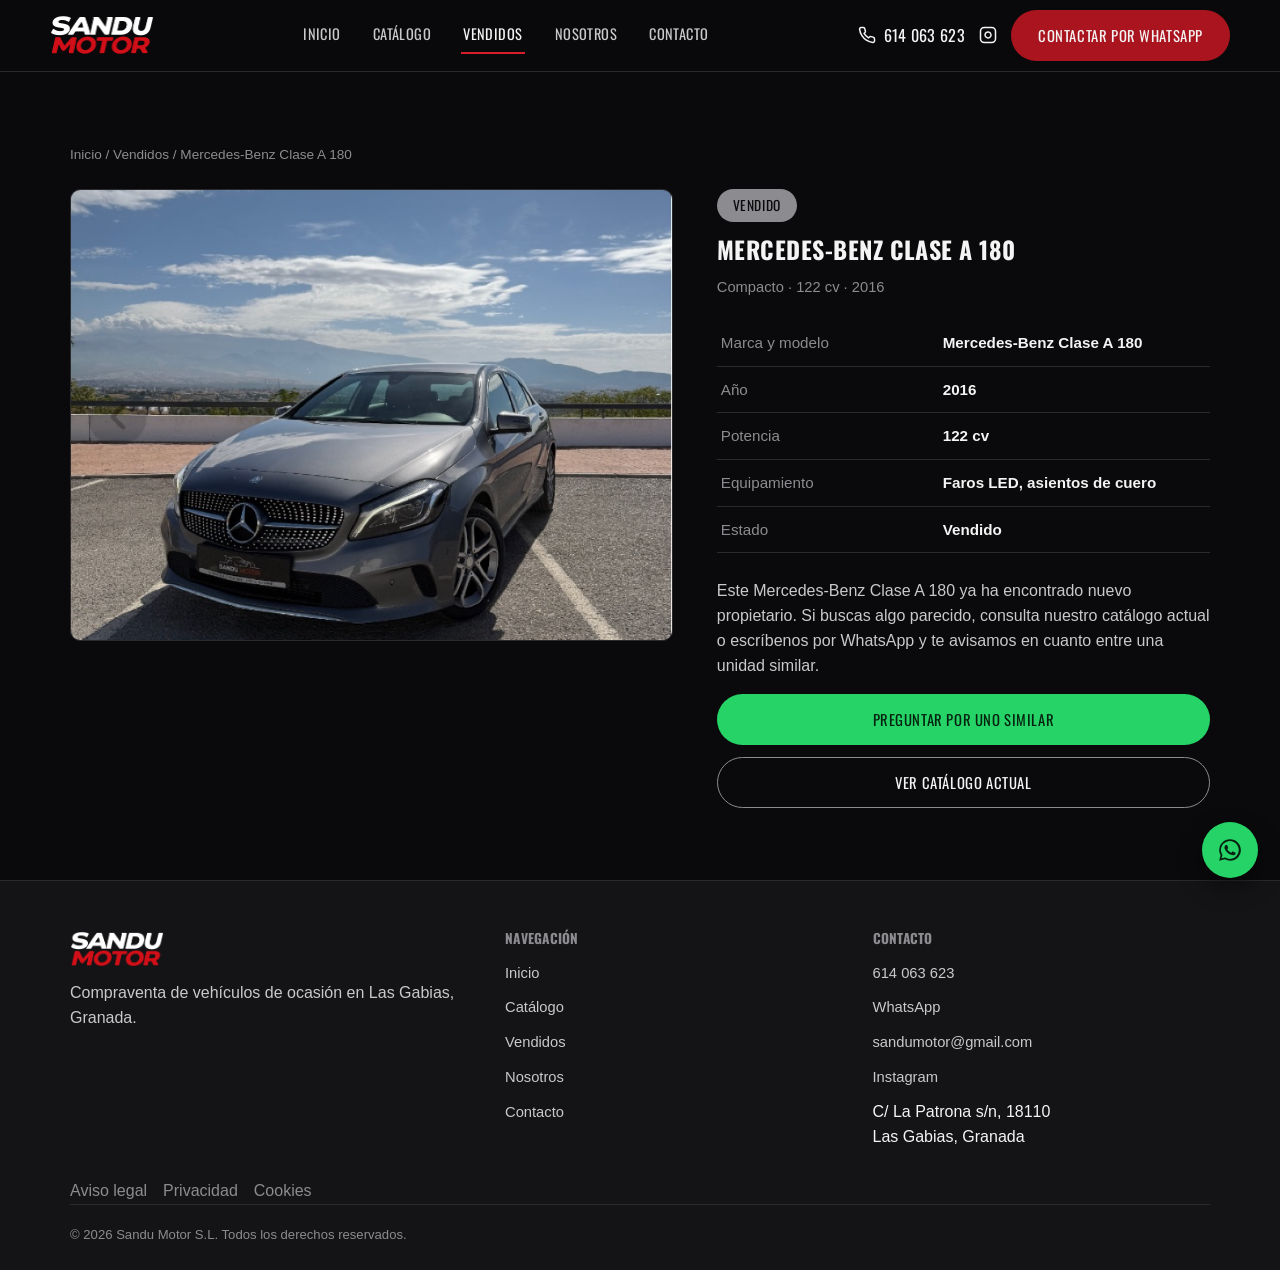
<file: vehiculos/mercedes-clase-a180.html>
<!doctype html>
<html lang="es">
<head>
<meta charset="UTF-8">
<meta name="viewport" content="width=device-width, initial-scale=1">
<title>Mercedes-Benz Clase A 180 (Vendido) | SANDU MOTOR</title>
<meta name="description" content="Mercedes-Benz Clase A 180 vendido por SANDU MOTOR. Consulta nuestro catálogo actual o pregúntanos por un vehículo similar.">
<link rel="canonical" href="https://www.sandumotor.es/vehiculos/mercedes-clase-a180.html">
<link rel="icon" type="image/png" sizes="32x32" href="../img/favicon-32.png">
<link rel="icon" type="image/png" sizes="16x16" href="../img/favicon-16.png">
<link rel="apple-touch-icon" href="../img/apple-touch-icon.png">
<link rel="icon" href="../img/favicon.png">
<link rel="manifest" href="../site.webmanifest">
<meta name="theme-color" content="#0a0a0c">
<meta name="robots" content="noindex, follow">
<meta property="og:type" content="website">
<meta property="og:locale" content="es_ES">
<meta property="og:site_name" content="SANDU MOTOR">
<meta property="og:title" content="Mercedes-Benz Clase A 180 (Vendido) | SANDU MOTOR">
<meta property="og:description" content="Mercedes-Benz Clase A 180 vendido por SANDU MOTOR. Consulta nuestro catálogo actual o pregúntanos por un vehículo similar.">
<meta property="og:image" content="https://www.sandumotor.es/img/vendidos/mercedes-clase-a180.jpg">
<meta property="og:url" content="https://www.sandumotor.es/vehiculos/mercedes-clase-a180.html">
<meta name="twitter:card" content="summary_large_image">
<meta name="twitter:title" content="Mercedes-Benz Clase A 180 (Vendido) | SANDU MOTOR">
<meta name="twitter:description" content="Mercedes-Benz Clase A 180 vendido por SANDU MOTOR. Consulta nuestro catálogo actual o pregúntanos por un vehículo similar.">
<meta name="twitter:image" content="https://www.sandumotor.es/img/vendidos/mercedes-clase-a180.jpg">
<link rel="stylesheet" href="../css/styles.css?v=8">
<noscript><style>.section-head,.feature-card,.vehicle-card,.faq-item,.about-grid>div,.contact-grid>div,.vehicle-detail>div,.cta-band{opacity:1!important;transform:none!important;}</style></noscript>
</head>
<body>

<header class="site-header">
  <div class="container header-inner">
    <a href="../index.html" class="brand">
      <img src="../img/logo.png" alt="SANDU MOTOR">
    </a>
    <nav class="main-nav">
      <a href="../index.html">Inicio</a>
      <a href="../catalogo.html">Catálogo</a>
      <a href="../vendidos.html" class="active">Vendidos</a>
      <a href="../nosotros.html">Nosotros</a>
      <a href="../contacto.html">Contacto</a>
    </nav>
    <div class="header-actions">
      <a href="tel:+34614063623" class="header-phone">
        <svg width="18" height="18" viewBox="0 0 24 24" fill="none" stroke="currentColor" stroke-width="2"><path d="M22 16.92v3a2 2 0 0 1-2.18 2 19.79 19.79 0 0 1-8.63-3.07 19.5 19.5 0 0 1-6-6 19.79 19.79 0 0 1-3.07-8.67A2 2 0 0 1 4.11 2h3a2 2 0 0 1 2 1.72c.127.96.361 1.903.7 2.81a2 2 0 0 1-.45 2.11L8.09 9.91a16 16 0 0 0 6 6l1.27-1.27a2 2 0 0 1 2.11-.45c.907.339 1.85.573 2.81.7A2 2 0 0 1 22 16.92z"/></svg>
        <span class="header-phone-label">614 063 623</span>
      </a>
      <a href="https://www.instagram.com/sandu_motor/" target="_blank" rel="noopener" class="header-phone" aria-label="Instagram">
        <svg width="18" height="18" viewBox="0 0 24 24" fill="none" stroke="currentColor" stroke-width="2"><rect x="2" y="2" width="20" height="20" rx="5"/><path d="M16 11.37A4 4 0 1 1 12.63 8 4 4 0 0 1 16 11.37z"/><line x1="17.5" y1="6.5" x2="17.51" y2="6.5"/></svg>
      </a>
      <a href="https://wa.me/34614063623" target="_blank" rel="noopener" class="btn btn-primary">
        <span class="long">Contactar por WhatsApp</span><span>WhatsApp</span>
      </a>
      <button class="nav-toggle" aria-label="Abrir menú" aria-expanded="false">
        <svg width="20" height="20" viewBox="0 0 24 24" fill="none" stroke="currentColor" stroke-width="2"><line x1="3" y1="6" x2="21" y2="6"/><line x1="3" y1="12" x2="21" y2="12"/><line x1="3" y1="18" x2="21" y2="18"/></svg>
      </button>
    </div>
  </div>
</header>

<section class="section">
  <div class="container">
    <p class="breadcrumb"><a href="../index.html">Inicio</a> / <a href="../vendidos.html">Vendidos</a> / Mercedes-Benz Clase A 180</p>

    <div class="vehicle-detail sold">
      <div>
        <div class="gallery-main">
          <img src="../img/vendidos/mercedes-clase-a180.jpg" alt="Mercedes-Benz Clase A 180 - vendido">
        </div>
      </div>

      <div>
        <span class="detail-sold-badge">Vendido</span>
        <h1>Mercedes-Benz Clase A 180</h1>
        <p class="detail-sub">Compacto · 122 cv · 2016</p>

        <table class="spec-table">
          <tr><td>Marca y modelo</td><td>Mercedes-Benz Clase A 180</td></tr>
          <tr><td>Año</td><td>2016</td></tr>
          <tr><td>Potencia</td><td>122 cv</td></tr>
          <tr><td>Equipamiento</td><td>Faros LED, asientos de cuero</td></tr>
          <tr><td>Estado</td><td>Vendido</td></tr>
        </table>

        <p>Este Mercedes-Benz Clase A 180 ya ha encontrado nuevo propietario. Si buscas algo parecido, consulta nuestro catálogo actual o escríbenos por WhatsApp y te avisamos en cuanto entre una unidad similar.</p>

        <div class="detail-actions">
          <a href="https://wa.me/34614063623?text=Hola%2C%20he%20visto%20el%20Mercedes-Benz%20Clase%20A%20180%20vendido%20y%20me%20interesa%20algo%20similar" target="_blank" rel="noopener" class="btn btn-whatsapp btn-block">Preguntar por uno similar</a>
          <a href="../catalogo.html" class="btn btn-outline btn-block">Ver catálogo actual</a>
        </div>
      </div>
    </div>
  </div>
</section>

<footer class="site-footer">
  <div class="container">
    <div class="footer-grid">
      <div>
        <img src="../img/logo.png" alt="SANDU MOTOR">
        <p>Compraventa de vehículos de ocasión en Las Gabias, Granada.</p>
      </div>
      <div class="footer-col">
        <h4>Navegación</h4>
        <ul>
          <li><a href="../index.html">Inicio</a></li>
          <li><a href="../catalogo.html">Catálogo</a></li>
          <li><a href="../vendidos.html">Vendidos</a></li>
          <li><a href="../nosotros.html">Nosotros</a></li>
          <li><a href="../contacto.html">Contacto</a></li>
        </ul>
      </div>
      <div class="footer-col">
        <h4>Contacto</h4>
        <ul>
          <li><a href="tel:+34614063623">614 063 623</a></li>
          <li><a href="https://wa.me/34614063623" target="_blank" rel="noopener">WhatsApp</a></li>
          <li><a href="mailto:sandumotor@gmail.com">sandumotor@gmail.com</a></li>
          <li><a href="https://www.instagram.com/sandu_motor/" target="_blank" rel="noopener">Instagram</a></li>
          <li>C/ La Patrona s/n, 18110<br>Las Gabias, Granada</li>
        </ul>
      </div>
    </div>
    <div class="footer-legal-links">
      <a href="../aviso-legal.html">Aviso legal</a>
      <a href="../privacidad.html">Privacidad</a>
      <a href="../cookies.html">Cookies</a>
    </div>
    <div class="footer-bottom">
      <span>© <span id="year"></span> Sandu Motor S.L. Todos los derechos reservados.</span>
    </div>
  </div>
</footer>

<a href="https://wa.me/34614063623" target="_blank" rel="noopener" class="wa-float" aria-label="WhatsApp">
  <svg width="26" height="26" viewBox="0 0 24 24" fill="currentColor"><path d="M12.04 2c-5.52 0-10 4.48-10 10 0 1.77.46 3.45 1.26 4.9L2 22l5.25-1.38A9.95 9.95 0 0 0 12.04 22c5.52 0 10-4.48 10-10s-4.48-10-10-10zm0 18.2c-1.6 0-3.1-.43-4.4-1.2l-.32-.19-3.12.82.83-3.04-.2-.33a8.2 8.2 0 1 1 7.21 3.94zm4.52-6.12c-.25-.12-1.47-.72-1.7-.8-.23-.08-.4-.12-.56.12-.17.25-.65.8-.8.96-.15.17-.3.19-.55.06-.25-.12-1.05-.39-2-1.23-.74-.66-1.24-1.47-1.38-1.72-.15-.25-.02-.38.11-.5.11-.11.25-.3.37-.44.12-.15.16-.25.25-.42.08-.17.04-.31-.02-.44-.06-.12-.56-1.35-.77-1.85-.2-.48-.41-.42-.56-.43h-.48c-.17 0-.44.06-.67.31-.23.25-.87.85-.87 2.08s.9 2.41 1.02 2.58c.12.17 1.78 2.72 4.3 3.81.6.26 1.07.41 1.44.53.6.19 1.15.16 1.58.1.48-.07 1.47-.6 1.68-1.18.21-.58.21-1.07.15-1.18-.06-.1-.23-.17-.48-.29z"/></svg>
</a>

<script>document.getElementById("year").textContent = new Date().getFullYear();</script>
<script src="../js/main.js?v=9"></script>
</body>
</html>
</file>
<file: css/styles.css>
/* ===================================================
   SANDU MOTOR — Hoja de estilos
   Paleta tomada del logo: negro, plata/blanco, rojo
=================================================== */

@font-face {
  font-family: "Oswald";
  src: url("../fonts/Oswald-Variable.woff2") format("woff2-variations");
  font-weight: 200 700;
  font-style: normal;
  font-display: swap;
}

:root {
  --black: #0a0a0c;
  --black-soft: #141416;
  --black-card: #1b1b1e;
  --silver: #c9c9cc;
  --silver-dim: #8c8c90;
  --white: #f5f4f4;
  --red: #a9141e;
  --red-bright: #d81e2c;
  --border: #2a2a2d;

  --radius: 10px;
  --max-width: 1180px;
  --font-head: "Oswald", "Arial Narrow", Arial, sans-serif;
  --font-body: -apple-system, BlinkMacSystemFont, "Segoe UI", Roboto, Helvetica, Arial, sans-serif;
}

* { box-sizing: border-box; }

html { scroll-behavior: smooth; }

body {
  margin: 0;
  background: var(--black);
  color: var(--white);
  font-family: var(--font-body);
  line-height: 1.55;
  -webkit-font-smoothing: antialiased;
}

img { max-width: 100%; display: block; }

a { color: inherit; text-decoration: none; }

h1, h2, h3, h4 {
  font-family: var(--font-head);
  text-transform: uppercase;
  letter-spacing: 0.02em;
  line-height: 1.15;
  margin: 0 0 0.5em;
}

p { margin: 0 0 1em; color: var(--silver); }

.container {
  max-width: var(--max-width);
  margin: 0 auto;
  padding: 0 20px;
}

.section { padding: 72px 0; }
.section-alt { background: var(--black-soft); }

.section-head { text-align: center; margin-bottom: 40px; }
.section-head p { max-width: 560px; margin: 0 auto; }
.kicker {
  display: inline-block;
  color: var(--red-bright);
  font-family: var(--font-head);
  text-transform: uppercase;
  letter-spacing: 0.15em;
  font-size: 0.8rem;
  margin-bottom: 8px;
}

/* ---------- Buttons ---------- */
.btn {
  display: inline-flex;
  align-items: center;
  gap: 8px;
  padding: 13px 26px;
  border-radius: 999px;
  font-family: var(--font-head);
  text-transform: uppercase;
  letter-spacing: 0.04em;
  font-size: 0.92rem;
  border: 1px solid transparent;
  cursor: pointer;
  transition: transform 0.15s ease, background 0.15s ease, border-color 0.15s ease;
}
.btn:hover { transform: translateY(-2px); }

.btn-primary { background: var(--red); color: var(--white); }
.btn-primary:hover { background: var(--red-bright); }

.btn-outline { border-color: var(--silver-dim); color: var(--white); }
.btn-outline:hover { border-color: var(--white); }

.btn-whatsapp { background: #25d366; color: #06210f; }
.btn-whatsapp:hover { background: #2fe878; }

.btn-block { width: 100%; justify-content: center; }

/* ---------- Header ---------- */
.site-header {
  position: sticky;
  top: 0;
  z-index: 50;
  background: rgba(10, 10, 12, 0.92);
  backdrop-filter: blur(6px);
  border-bottom: 1px solid var(--border);
}

.header-inner {
  display: flex;
  align-items: center;
  justify-content: space-between;
  gap: 16px;
  padding: 10px 0;
}

.brand { display: flex; align-items: center; gap: 10px; }
.brand img,
.brand svg { height: 40px; width: auto; }

.main-nav {
  display: flex;
  align-items: center;
  gap: 28px;
}

.main-nav a {
  font-family: var(--font-head);
  text-transform: uppercase;
  font-size: 0.9rem;
  letter-spacing: 0.03em;
  color: var(--silver);
  padding: 6px 2px;
  border-bottom: 2px solid transparent;
}
.main-nav a:hover,
.main-nav a.active {
  color: var(--white);
  border-color: var(--red-bright);
}

.header-actions {
  display: flex;
  align-items: center;
  gap: 14px;
}
.header-actions .btn span:not(.long) { display: none; }

.header-phone {
  display: flex;
  align-items: center;
  gap: 8px;
  font-family: var(--font-head);
  letter-spacing: 0.02em;
}
.header-phone svg { flex: none; }

.nav-toggle {
  display: none;
  background: none;
  border: 1px solid var(--border);
  border-radius: 8px;
  width: 42px;
  height: 42px;
  align-items: center;
  justify-content: center;
  color: var(--white);
  cursor: pointer;
}

/* ---------- Hero ---------- */
.hero {
  position: relative;
  padding: 90px 0 80px;
  background:
    radial-gradient(ellipse at 20% 20%, rgba(169, 20, 30, 0.18), transparent 55%),
    linear-gradient(180deg, #000 0%, #0a0a0c 100%);
  border-bottom: 1px solid var(--border);
  overflow: hidden;
}

.hero-grid {
  display: grid;
  grid-template-columns: 1.1fr 0.9fr;
  gap: 40px;
  align-items: center;
}

.hero h1 {
  font-size: clamp(2.2rem, 4.5vw, 3.4rem);
  margin-bottom: 0.3em;
}
.hero h1 span { color: var(--red-bright); }

.hero-lead { font-size: 1.1rem; max-width: 46ch; }

.hero-cta { display: flex; gap: 14px; flex-wrap: wrap; margin-top: 28px; }

.hero-stats {
  display: flex;
  gap: 28px;
  margin-top: 44px;
  flex-wrap: wrap;
}
.hero-stat strong {
  display: block;
  font-family: var(--font-head);
  font-size: 1.7rem;
  color: var(--white);
}
.hero-stat span {
  font-size: 0.82rem;
  color: var(--silver-dim);
  text-transform: uppercase;
  letter-spacing: 0.05em;
}

.hero-visual {
  display: flex;
  align-items: center;
  justify-content: center;
  padding: 20px;
  position: relative;
}
.hero-visual::before {
  content: "";
  position: absolute;
  inset: 10%;
  background: radial-gradient(circle, rgba(169,20,30,0.22), transparent 70%);
  filter: blur(30px);
  z-index: 0;
}
.hero-visual img,
.hero-visual svg {
  position: relative;
  z-index: 1;
  max-width: 100%;
  filter: drop-shadow(0 25px 35px rgba(0,0,0,0.55));
}

/* ---------- Feature / value cards ---------- */
.features-grid {
  display: grid;
  grid-template-columns: repeat(4, 1fr);
  gap: 20px;
}

.feature-card {
  background: var(--black-card);
  border: 1px solid var(--border);
  border-radius: var(--radius);
  padding: 26px 22px;
}
.feature-card .icon {
  width: 44px; height: 44px;
  border-radius: 10px;
  background: rgba(169, 20, 30, 0.15);
  color: var(--red-bright);
  display: flex; align-items: center; justify-content: center;
  margin-bottom: 16px;
}
.feature-card .icon.step-num {
  font-family: var(--font-head);
  font-size: 1.2rem;
  font-weight: 700;
}
.feature-card h3 { font-size: 1.05rem; margin-bottom: 8px; }
.feature-card p { font-size: 0.92rem; margin-bottom: 0; }

/* ---------- Vehicle cards / catalog ---------- */
.catalog-toolbar {
  display: flex;
  flex-wrap: wrap;
  gap: 10px;
  justify-content: center;
  margin-bottom: 36px;
}
.filter-btn {
  background: var(--black-card);
  border: 1px solid var(--border);
  color: var(--silver);
  padding: 9px 18px;
  border-radius: 999px;
  font-family: var(--font-head);
  text-transform: uppercase;
  font-size: 0.82rem;
  letter-spacing: 0.04em;
  cursor: pointer;
}
.filter-btn:hover { color: var(--white); border-color: var(--silver-dim); }
.filter-btn.active { background: var(--red); border-color: var(--red); color: var(--white); }

.vehicles-grid {
  display: grid;
  grid-template-columns: repeat(3, 1fr);
  gap: 26px;
}

.vehicle-card {
  background: var(--black-card);
  border: 1px solid var(--border);
  border-radius: var(--radius);
  overflow: hidden;
  display: flex;
  flex-direction: column;
  transition: border-color 0.15s ease, transform 0.15s ease;
}
.vehicle-card:hover { border-color: var(--silver-dim); transform: translateY(-3px); }

.vehicle-photo {
  aspect-ratio: 4 / 3;
  background:
    repeating-linear-gradient(135deg, #1c1c1f 0 14px, #19191b 14px 28px);
  display: flex;
  align-items: center;
  justify-content: center;
  position: relative;
  border-bottom: 1px solid var(--border);
}
.vehicle-photo .ph-label {
  font-family: var(--font-head);
  text-transform: uppercase;
  letter-spacing: 0.08em;
  font-size: 0.78rem;
  color: var(--silver-dim);
  background: rgba(0,0,0,0.55);
  padding: 6px 12px;
  border-radius: 999px;
  border: 1px solid var(--border);
}
.vehicle-photo svg { width: 46%; opacity: 0.35; }

.vehicle-tag {
  position: absolute;
  top: 12px; left: 12px;
  background: var(--red);
  color: var(--white);
  font-family: var(--font-head);
  text-transform: uppercase;
  font-size: 0.72rem;
  letter-spacing: 0.04em;
  padding: 4px 10px;
  border-radius: 999px;
}

.vehicle-card.placeholder {
  border-style: dashed;
  align-items: center;
  justify-content: center;
  text-align: center;
  padding: 40px 28px;
  color: var(--silver-dim);
  min-height: 100%;
}
.vehicle-card.placeholder .icon {
  width: 52px; height: 52px;
  border-radius: 50%;
  background: rgba(169, 20, 30, 0.12);
  color: var(--red-bright);
  display: flex; align-items: center; justify-content: center;
  margin: 0 auto 18px;
}
.vehicle-card.placeholder h3 { font-size: 1.1rem; margin-bottom: 8px; }
.vehicle-card.placeholder p { font-size: 0.92rem; margin-bottom: 20px; }

.vehicle-tag.sold {
  background: var(--silver-dim);
  color: var(--black);
}
.vehicle-card.sold .vehicle-price {
  color: var(--silver-dim);
  font-size: 1rem;
  text-transform: uppercase;
  letter-spacing: 0.04em;
}

.vehicle-body { padding: 18px 20px 22px; flex: 1; display: flex; flex-direction: column; }
.vehicle-body h3 { font-size: 1.15rem; margin-bottom: 4px; }
.vehicle-meta {
  display: flex;
  flex-wrap: wrap;
  gap: 8px 14px;
  font-size: 0.84rem;
  color: var(--silver-dim);
  margin-bottom: 14px;
}
.vehicle-meta span { display: flex; align-items: center; gap: 5px; }

.vehicle-price {
  font-family: var(--font-head);
  font-size: 1.4rem;
  color: var(--red-bright);
  margin-bottom: 14px;
}

.vehicle-body .btn { margin-top: auto; }

/* ---------- Vehicle detail page ---------- */
.breadcrumb {
  font-size: 0.85rem;
  color: var(--silver-dim);
  margin-bottom: 24px;
}
.breadcrumb a:hover { color: var(--white); }

.vehicle-detail {
  display: grid;
  grid-template-columns: 1.1fr 0.9fr;
  gap: 44px;
  align-items: start;
}

.gallery-main {
  aspect-ratio: 4/3;
  background: repeating-linear-gradient(135deg, #1c1c1f 0 16px, #19191b 16px 32px);
  border: 1px solid var(--border);
  border-radius: var(--radius);
  display: flex; align-items: center; justify-content: center;
  margin-bottom: 14px;
  overflow: hidden;
}
.gallery-main svg { width: 34%; opacity: 0.35; }
.gallery-main img { width: 100%; height: 100%; object-fit: cover; }
.gallery-thumbs { display: grid; grid-template-columns: repeat(4, 1fr); gap: 10px; }
.gallery-thumbs div {
  aspect-ratio: 4/3;
  background: repeating-linear-gradient(135deg, #1c1c1f 0 10px, #19191b 10px 20px);
  border: 1px solid var(--border);
  border-radius: 6px;
}
.gallery-thumbs img {
  width: 100%;
  aspect-ratio: 4/3;
  object-fit: cover;
  border-radius: 6px;
  border: 1px solid var(--border);
  cursor: pointer;
  display: block;
  transition: border-color 0.15s ease, opacity 0.15s ease;
}
.gallery-thumbs img:hover { border-color: var(--silver-dim); }
.gallery-thumbs img.active { border-color: var(--red-bright); }
.vehicle-photo img {
  width: 100%;
  height: 100%;
  object-fit: cover;
  border-radius: var(--radius) var(--radius) 0 0;
}

.detail-price {
  font-family: var(--font-head);
  font-size: 2.1rem;
  color: var(--red-bright);
  margin-bottom: 4px;
}
.detail-sub { color: var(--silver-dim); margin-bottom: 22px; font-size: 0.92rem; }

.detail-sold-badge {
  display: inline-block;
  background: var(--silver-dim);
  color: var(--black);
  font-family: var(--font-head);
  text-transform: uppercase;
  font-size: 0.85rem;
  letter-spacing: 0.04em;
  padding: 6px 16px;
  border-radius: 999px;
  margin-bottom: 14px;
}

.spec-table {
  width: 100%;
  border-collapse: collapse;
  margin-bottom: 26px;
  font-size: 0.95rem;
}
.spec-table tr { border-bottom: 1px solid var(--border); }
.spec-table td { padding: 11px 4px; }
.spec-table td:first-child { color: var(--silver-dim); width: 45%; }
.spec-table td:last-child { color: var(--white); font-weight: 600; }

.detail-actions { display: flex; flex-direction: column; gap: 12px; }

.sample-note {
  margin-top: 20px;
  font-size: 0.82rem;
  color: var(--silver-dim);
  border: 1px dashed var(--border);
  border-radius: 8px;
  padding: 12px 14px;
}

/* ---------- About page ---------- */
.about-grid {
  display: grid;
  grid-template-columns: 1fr 1fr;
  gap: 44px;
  align-items: center;
}
.about-visual {
  display: flex;
  align-items: center;
  justify-content: center;
  padding: 20px;
  position: relative;
}
.about-visual::before {
  content: "";
  position: absolute;
  inset: 10%;
  background: radial-gradient(circle, rgba(169,20,30,0.18), transparent 70%);
  filter: blur(30px);
  z-index: 0;
}
.about-visual img,
.about-visual svg {
  position: relative;
  z-index: 1;
  max-width: 100%;
  filter: drop-shadow(0 25px 35px rgba(0,0,0,0.5));
}

.values-grid {
  display: grid;
  grid-template-columns: repeat(4, 1fr);
  gap: 20px;
  margin-top: 20px;
}

/* ---------- FAQ ---------- */
.faq-list {
  max-width: 760px;
  margin: 0 auto;
  display: flex;
  flex-direction: column;
  gap: 14px;
}
.faq-item {
  background: var(--black-card);
  border: 1px solid var(--border);
  border-radius: var(--radius);
  padding: 20px 24px;
}
.faq-item h3 {
  font-size: 1.02rem;
  color: var(--white);
  margin-bottom: 8px;
  display: flex;
  gap: 10px;
}
.faq-item h3 span { color: var(--red-bright); }
.faq-item p { margin-bottom: 0; font-size: 0.95rem; }

/* ---------- Contact ---------- */
.contact-grid {
  display: grid;
  grid-template-columns: 0.9fr 1.1fr;
  gap: 44px;
  align-items: start;
}
.contact-list { list-style: none; padding: 0; margin: 0 0 24px; display: flex; flex-direction: column; gap: 18px; }
.contact-list li {
  display: flex;
  align-items: flex-start;
  gap: 14px;
  background: var(--black-card);
  border: 1px solid var(--border);
  border-radius: var(--radius);
  padding: 16px 18px;
}
.contact-list .icon {
  width: 38px; height: 38px; flex: none;
  border-radius: 9px;
  background: rgba(169, 20, 30, 0.15);
  color: var(--red-bright);
  display: flex; align-items: center; justify-content: center;
}
.contact-list strong { display: block; font-family: var(--font-head); text-transform: uppercase; font-size: 0.85rem; letter-spacing: 0.03em; }
.contact-list p { margin: 2px 0 0; font-size: 0.95rem; }

.map-wrap {
  border: 1px solid var(--border);
  border-radius: var(--radius);
  overflow: hidden;
  height: 100%;
  min-height: 360px;
}
.map-wrap iframe { width: 100%; height: 100%; min-height: 360px; border: 0; }
.map-consent {
  height: 100%;
  min-height: 360px;
  display: flex;
  flex-direction: column;
  align-items: center;
  justify-content: center;
  text-align: center;
  gap: 14px;
  padding: 30px;
  background: var(--black-card);
}
.map-consent p { max-width: 360px; font-size: 0.9rem; color: var(--silver-dim); margin: 0; }

/* ---------- CTA band ---------- */
.cta-band {
  background: linear-gradient(120deg, #140506, #0a0a0c 60%);
  border-top: 1px solid var(--border);
  border-bottom: 1px solid var(--border);
  text-align: center;
  padding: 64px 0;
}
.cta-band h2 { font-size: clamp(1.6rem, 3vw, 2.2rem); }
.cta-band .btn { margin-top: 10px; }

/* ---------- Footer ---------- */
.site-footer {
  background: var(--black-soft);
  border-top: 1px solid var(--border);
  padding: 50px 0 24px;
}
.footer-grid {
  display: grid;
  grid-template-columns: 1.2fr 1fr 1fr;
  gap: 30px;
  margin-bottom: 30px;
}
.footer-grid img,
.footer-grid svg { height: 36px; margin-bottom: 14px; }
.footer-col h4 {
  font-size: 0.85rem;
  color: var(--silver-dim);
  margin-bottom: 14px;
}
.footer-col ul { list-style: none; padding: 0; margin: 0; display: flex; flex-direction: column; gap: 10px; }
.footer-col a { color: var(--silver); font-size: 0.92rem; }
.footer-col a:hover { color: var(--white); }
.footer-bottom {
  border-top: 1px solid var(--border);
  padding-top: 20px;
  font-size: 0.82rem;
  color: var(--silver-dim);
  display: flex;
  justify-content: space-between;
  flex-wrap: wrap;
  gap: 10px;
}
.footer-legal-links { display: flex; gap: 16px; flex-wrap: wrap; }
.footer-legal-links a { color: var(--silver-dim); }
.footer-legal-links a:hover { color: var(--white); }

/* ---------- WhatsApp floating button ---------- */
.wa-float {
  position: fixed;
  bottom: 22px;
  right: 22px;
  z-index: 60;
  background: #25d366;
  color: #06210f;
  width: 56px; height: 56px;
  border-radius: 50%;
  display: flex; align-items: center; justify-content: center;
  box-shadow: 0 10px 24px rgba(0,0,0,0.45);
}
.wa-float:hover { background: #2fe878; }

/* ---------- Responsive ---------- */
@media (max-width: 960px) {
  .hero-grid { grid-template-columns: 1fr; }
  .hero-visual { order: -1; }
  .features-grid { grid-template-columns: repeat(2, 1fr); }
  .vehicles-grid { grid-template-columns: repeat(2, 1fr); }
  .vehicle-detail { grid-template-columns: 1fr; }
  .about-grid { grid-template-columns: 1fr; }
  .values-grid { grid-template-columns: repeat(2, 1fr); }
  .contact-grid { grid-template-columns: 1fr; }
  .footer-grid { grid-template-columns: 1fr 1fr; }
}

@media (max-width: 880px) {
  .main-nav, .header-phone-label { display: none; }
  .nav-toggle { display: flex; }
  .header-actions .btn span.long { display: none; }
  .header-actions .btn span:not(.long) { display: inline; }
  .brand svg { height: 32px; }
  .brand { gap: 7px; }

  .main-nav.open {
    display: flex;
    position: absolute;
    top: 100%;
    left: 0; right: 0;
    background: var(--black-soft);
    border-bottom: 1px solid var(--border);
    flex-direction: column;
    padding: 16px 20px 22px;
    gap: 4px;
  }
  .main-nav.open a { padding: 10px 0; border-bottom: 1px solid var(--border); width: 100%; }
}

@media (max-width: 720px) {
  .features-grid { grid-template-columns: 1fr; }
  .vehicles-grid { grid-template-columns: 1fr; }
  .values-grid { grid-template-columns: 1fr; }
  .footer-grid { grid-template-columns: 1fr; }
  .section { padding: 54px 0; }
  .hero { padding: 54px 0 60px; }
}

@media (max-width: 400px) {
  .brand svg { height: 26px; }
  .brand { gap: 5px; }
  .header-actions { gap: 8px; }
}

/* ---------- Scroll reveal animations ---------- */
.section-head,
.feature-card,
.vehicle-card,
.faq-item,
.about-grid > div,
.contact-grid > div,
.vehicle-detail > div,
.cta-band,
.request-form-card {
  opacity: 0;
  transform: translateY(28px);
  transition: opacity 0.7s cubic-bezier(.25,.7,.3,1), transform 0.7s cubic-bezier(.25,.7,.3,1);
}
.section-head.is-visible,
.feature-card.is-visible,
.vehicle-card.is-visible,
.faq-item.is-visible,
.about-grid > div.is-visible,
.contact-grid > div.is-visible,
.vehicle-detail > div.is-visible,
.cta-band.is-visible,
.request-form-card.is-visible {
  opacity: 1;
  transform: translateY(0);
}

.features-grid .feature-card:nth-child(2),
.values-grid .feature-card:nth-child(2) { transition-delay: .08s; }
.features-grid .feature-card:nth-child(3),
.values-grid .feature-card:nth-child(3) { transition-delay: .16s; }
.features-grid .feature-card:nth-child(4),
.values-grid .feature-card:nth-child(4) { transition-delay: .24s; }
.vehicles-grid .vehicle-card:nth-child(2) { transition-delay: .08s; }
.vehicles-grid .vehicle-card:nth-child(3) { transition-delay: .16s; }
.vehicles-grid .vehicle-card:nth-child(4) { transition-delay: .24s; }
.faq-list .faq-item:nth-child(2) { transition-delay: .08s; }
.faq-list .faq-item:nth-child(3) { transition-delay: .16s; }
.faq-list .faq-item:nth-child(4) { transition-delay: .24s; }
.about-grid > div:nth-child(2),
.contact-grid > div:nth-child(2),
.vehicle-detail > div:nth-child(2) { transition-delay: .12s; }

@media (prefers-reduced-motion: reduce) {
  .section-head, .feature-card, .vehicle-card, .faq-item,
  .about-grid > div, .contact-grid > div, .vehicle-detail > div, .cta-band, .request-form-card {
    opacity: 1; transform: none; transition: none;
  }
}

/* ---------- Legal pages ---------- */
.legal-page { max-width: 760px; }
.legal-page h1 { margin-top: 6px; margin-bottom: 4px; }
.legal-updated { color: var(--silver-dim); font-size: 0.85rem; margin-bottom: 30px; }
.legal-page h2 { font-size: 1.15rem; margin-top: 34px; margin-bottom: 10px; }
.legal-page p { margin-bottom: 14px; }
.legal-page ul { margin: 0 0 14px; padding-left: 20px; }
.legal-page li { margin-bottom: 8px; }
.legal-page a { color: var(--red-bright); }
.legal-pending {
  background: rgba(169,20,30,0.18);
  color: var(--red-bright);
  padding: 1px 8px;
  border-radius: 4px;
  font-size: 0.85em;
  font-style: italic;
}

/* ---------- Request form (búsqueda personalizada) ---------- */
.request-form-card {
  background: var(--black-card);
  border: 1px solid var(--border);
  border-radius: var(--radius);
  padding: 32px;
  margin-top: 10px;
}
.form-grid {
  display: grid;
  grid-template-columns: repeat(2, 1fr);
  gap: 18px;
}
.form-field { display: flex; flex-direction: column; gap: 6px; }
.form-field.full { grid-column: 1 / -1; }
.form-field label {
  font-family: var(--font-head);
  font-size: 0.8rem;
  text-transform: uppercase;
  letter-spacing: 0.03em;
  color: var(--silver-dim);
}
.form-field input,
.form-field select,
.form-field textarea {
  background: var(--black-soft);
  border: 1px solid var(--border);
  border-radius: 8px;
  padding: 11px 14px;
  color: var(--white);
  font-family: var(--font-body);
  font-size: 0.95rem;
}
.form-field input::placeholder,
.form-field textarea::placeholder { color: var(--silver-dim); }
.form-field input:focus,
.form-field select:focus,
.form-field textarea:focus {
  outline: none;
  border-color: var(--red-bright);
}
.form-field select {
  appearance: none;
  background-image: url("data:image/svg+xml,%3Csvg xmlns='http://www.w3.org/2000/svg' width='14' height='14' viewBox='0 0 24 24' fill='none' stroke='%238c8c90' stroke-width='2'%3E%3Cpolyline points='6 9 12 15 18 9'/%3E%3C/svg%3E");
  background-repeat: no-repeat;
  background-position: right 14px center;
  padding-right: 36px;
}
.form-field textarea { resize: vertical; min-height: 84px; font-family: var(--font-body); }
.form-actions { margin-top: 26px; }
.form-note { font-size: 0.82rem; color: var(--silver-dim); margin-top: 12px; margin-bottom: 0; }

@media (max-width: 640px) {
  .form-grid { grid-template-columns: 1fr; }
  .request-form-card { padding: 22px; }
}

/* ---------- Instagram widget ---------- */
.instagram-widget-card {
  background: var(--black-card);
  border: 1px solid var(--border);
  border-radius: var(--radius);
  overflow: hidden;
  position: relative;
  max-width: 765px;
  margin: 0 auto;
}
.instagram-widget-card iframe.snapwidget-widget {
  display: block;
  width: 765px;
  height: 510px;
  border: none;
  transform-origin: top left;
}
</file>
